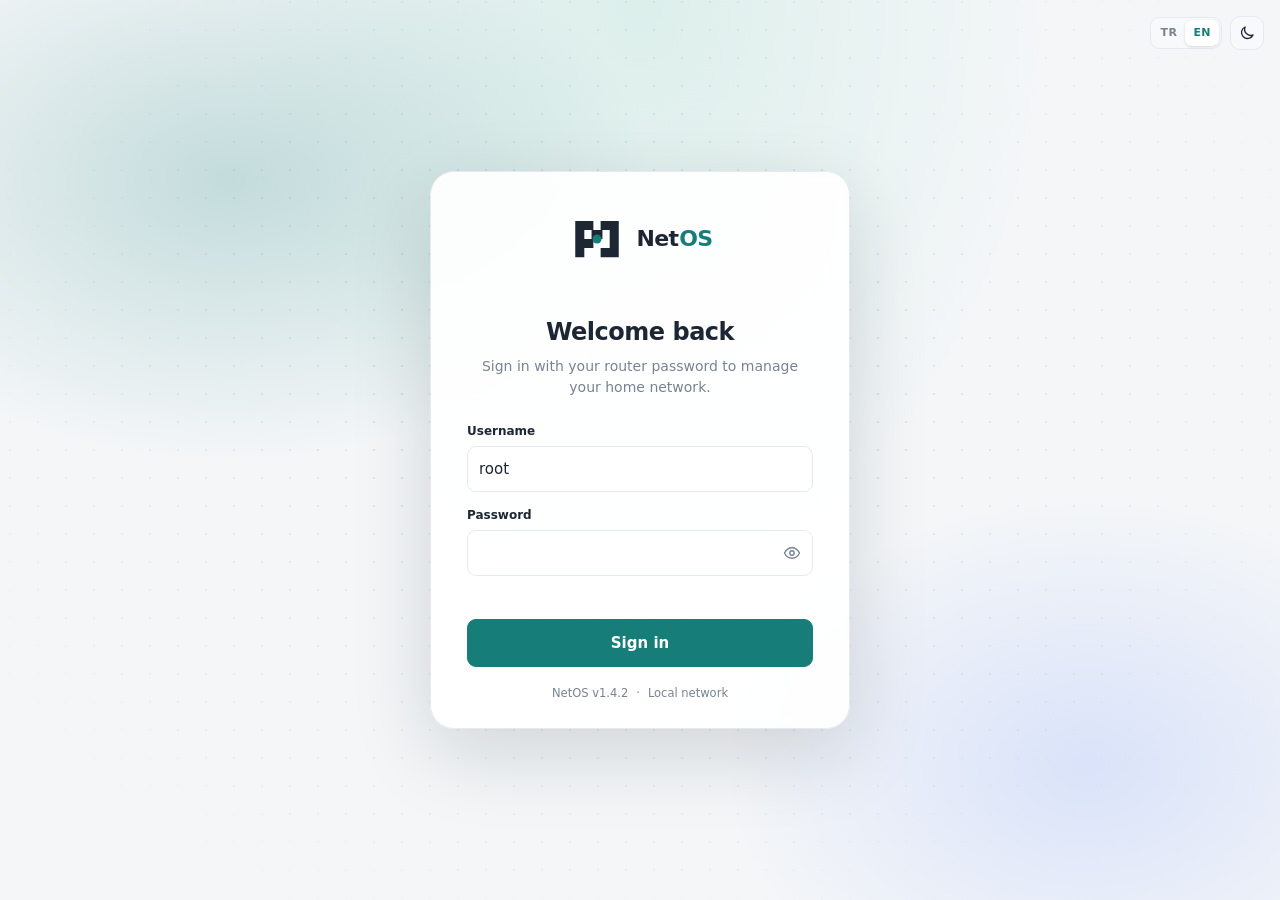
<file: router/files/www/netos/index.html>
<!doctype html>
<html lang="tr">
<head>
  <meta charset="utf-8">
  <meta name="viewport" content="width=device-width, initial-scale=1">
  <meta name="theme-color" content="#f4f6f8">
  <title>NetOS</title>
  <!-- ikonlar: tarayıcı sekmesi, iPhone/iPad ana ekranı, Android/Windows uygulama olarak yükleme -->
  <link rel="icon" href="favicon.svg" type="image/svg+xml">
  <link rel="icon" href="favicon.ico" sizes="32x32">
  <link rel="apple-touch-icon" href="apple-touch-icon.png">
  <link rel="manifest" href="manifest.json">
  <meta name="application-name" content="NetOS">
  <meta name="apple-mobile-web-app-title" content="NetOS">
  <meta name="apple-mobile-web-app-capable" content="yes">
  <meta name="mobile-web-app-capable" content="yes">
  <meta name="apple-mobile-web-app-status-bar-style" content="default">
  <meta name="msapplication-TileColor" content="#14201f">
  <meta name="msapplication-TileImage" content="icon-192.png">
  <link rel="stylesheet" href="style.css">
  <script>
    // tema sayfa çizilmeden önce uygulanır (beyaz parlama olmasın); kayıtlı seçim yoksa sistem tercihi
    (function () {
      var t;
      try { t = localStorage.getItem('np_theme'); } catch (e) {}
      if (t !== 'dark' && t !== 'light') t = window.matchMedia && matchMedia('(prefers-color-scheme: dark)').matches ? 'dark' : 'light';
      document.documentElement.dataset.theme = t;
    })();
  </script>
</head>
<body>
  <div id="app"></div>
  <script src="i18n.js"></script>
  <script src="i18n-en.js"></script>
  <script src="api.js"></script>
  <script src="app.js"></script>
</body>
</html>
</file>
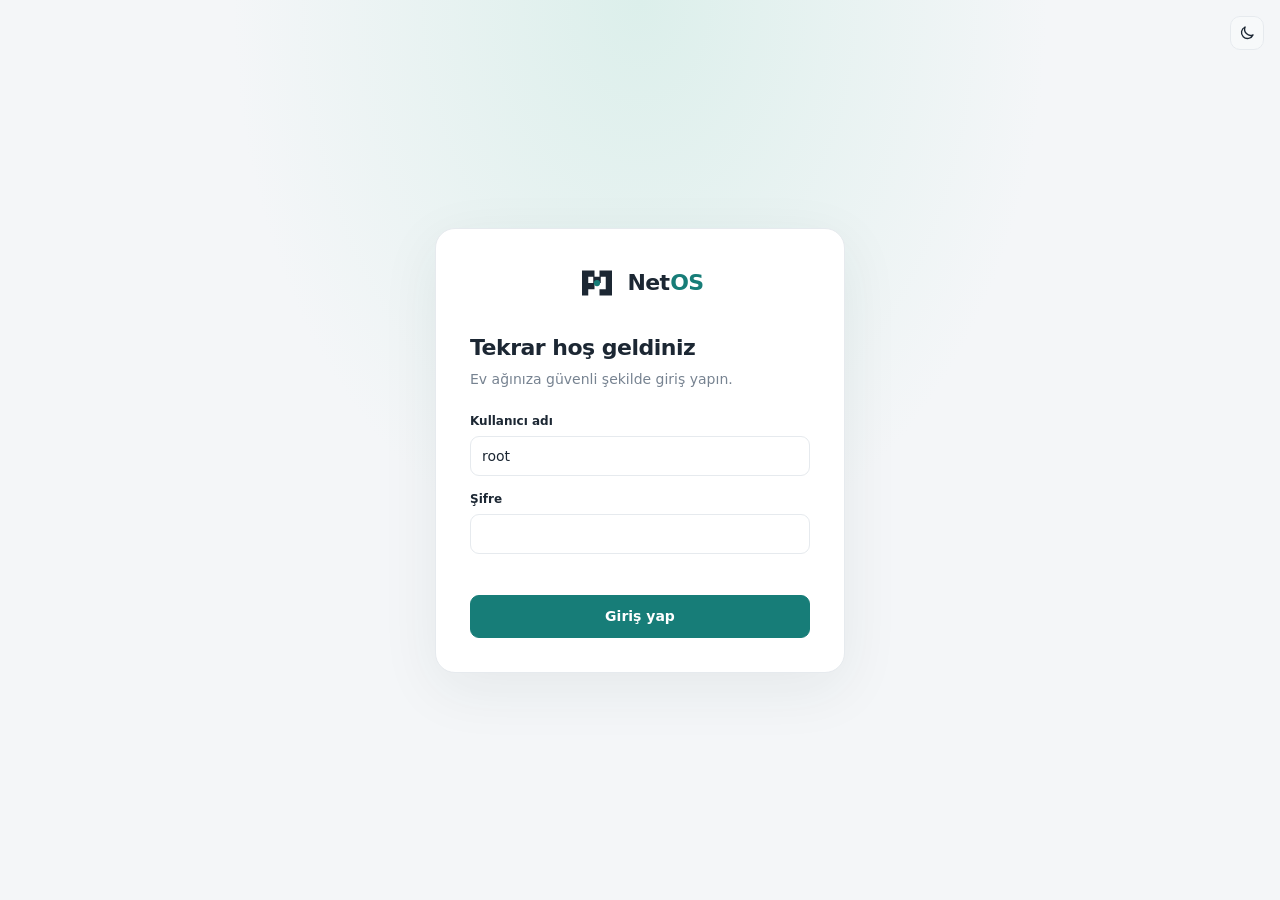
<file: router/files/www/netpanel/index.html>
<!doctype html>
<html lang="tr">
<head>
  <meta charset="utf-8">
  <meta name="viewport" content="width=device-width, initial-scale=1">
  <meta name="theme-color" content="#f4f6f8">
  <title>NetOS</title>
  <link rel="icon" href="favicon.svg" type="image/svg+xml">
  <link rel="stylesheet" href="style.css">
  <script>
    // tema sayfa çizilmeden önce uygulanır (beyaz parlama olmasın); kayıtlı seçim yoksa sistem tercihi
    (function () {
      var t;
      try { t = localStorage.getItem('np_theme'); } catch (e) {}
      if (t !== 'dark' && t !== 'light') t = window.matchMedia && matchMedia('(prefers-color-scheme: dark)').matches ? 'dark' : 'light';
      document.documentElement.dataset.theme = t;
    })();
  </script>
</head>
<body>
  <div id="app"></div>
  <script src="api.js"></script>
  <script src="app.js"></script>
</body>
</html>
</file>
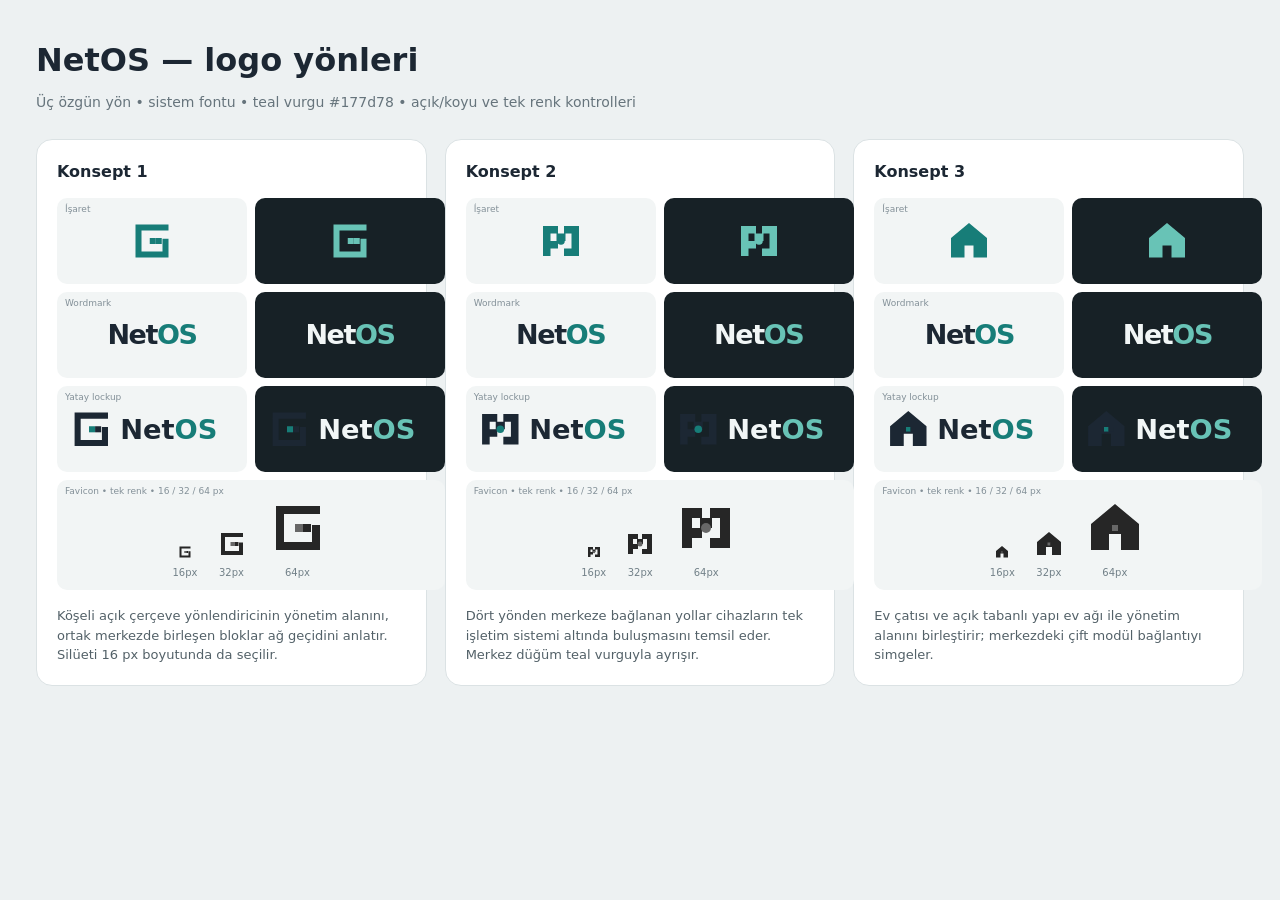
<file: docs/logo/concepts.html>
<!doctype html><html lang="tr"><meta charset="utf-8"><meta name="viewport" content="width=device-width,initial-scale=1"><title>NetOS logo konseptleri</title><style>*{box-sizing:border-box}body{margin:0;padding:36px;background:#edf1f2;color:#1c2733;font:14px/1.5 system-ui,sans-serif}.wrap{max-width:1280px;margin:auto}h1{font-size:32px;margin:0 0 8px}header p{color:#66747c;margin:0 0 26px}.grid{display:grid;grid-template-columns:repeat(3,minmax(0,1fr));gap:18px}.card{background:white;border:1px solid #dbe2e4;border-radius:16px;padding:20px}.card h2{font-size:16px;margin:0 0 14px}.samples{display:grid;grid-template-columns:1fr 1fr;gap:8px}.tile{min-height:86px;border-radius:10px;background:#f2f5f5;display:grid;place-items:center;color:#1c2733;padding:10px;position:relative}.tile.dark{background:#172126;color:#f1f6f6}.tile svg{width:48px;height:48px}.tile .lockup{width:170px;height:auto}.tile.word b{color:#177d78}.tile.dark.word b{color:#68c3b6}.tile.dark .lockup .ink{fill:#f1f6f6}.tile.dark .lockup .accent{fill:#68c3b6}.label{font-size:9px;color:#839098;position:absolute;top:5px;left:8px}.favrow{display:flex;justify-content:center;align-items:end;gap:18px;height:90px}.fav{display:grid;justify-items:center;gap:5px;color:#728088;font-size:10px}.fav svg{display:block;width:var(--z);height:var(--z);filter:grayscale(1)}.desc{margin:16px 0 0;color:#536168;font-size:13px}@media(max-width:850px){.grid{grid-template-columns:1fr}body{padding:18px}}</style><main class="wrap"><header><h1>NetOS &mdash; logo y&ouml;nleri</h1><p>&Uuml;&ccedil; &ouml;zg&uuml;n y&ouml;n &bull; sistem fontu &bull; teal vurgu #177d78 &bull; a&ccedil;&#305;k/koyu ve tek renk kontrolleri</p></header><section class="grid"><article class="card"><h2>Konsept 1</h2><div class="samples"><div class="tile"><span class="label">&Iacute;&#351;aret</span><svg viewBox="0 0 64 64" xmlns="http://www.w3.org/2000/svg" style="color:#177d78"><g fill="currentColor"><path d="M10 10h44v8H18v28h28V29h8v25H10z"/><path fill="#177d78" d="M29 28h8v8h-8z"/><path d="M37 28h8v8h-8z"/></g></svg></div><div class="tile dark"><svg viewBox="0 0 64 64" xmlns="http://www.w3.org/2000/svg" style="color:#68c3b6"><g fill="currentColor"><path d="M10 10h44v8H18v28h28V29h8v25H10z"/><path fill="#68c3b6" d="M29 28h8v8h-8z"/><path d="M37 28h8v8h-8z"/></g></svg></div><div class="tile word"><span class="label">Wordmark</span><span style="font-size:27px;font-weight:650;letter-spacing:-1.4px">Net<b>OS</b></span></div><div class="tile dark word"><span style="font-size:27px;font-weight:650;letter-spacing:-1.4px">Net<b>OS</b></span></div><div class="tile"><span class="label">Yatay lockup</span><svg class="lockup" viewBox="0 0 224 64" xmlns="http://www.w3.org/2000/svg"><g fill="#1c2733"><path d="M10 10h44v8H18v28h28V29h8v25H10z"/><path fill="#177d78" d="M29 28h8v8h-8z"/><path d="M37 28h8v8h-8z"/></g><text x="70" y="45" class="ink" fill="#1c2733" font-family="system-ui" font-size="36" font-weight="650">Net<tspan class="accent" fill="#177d78" font-weight="800">OS</tspan></text></svg></div><div class="tile dark"><svg class="lockup" viewBox="0 0 224 64" xmlns="http://www.w3.org/2000/svg"><g fill="#1c2733"><path d="M10 10h44v8H18v28h28V29h8v25H10z"/><path fill="#177d78" d="M29 28h8v8h-8z"/><path d="M37 28h8v8h-8z"/></g><text x="70" y="45" class="ink" fill="#1c2733" font-family="system-ui" font-size="36" font-weight="650">Net<tspan class="accent" fill="#177d78" font-weight="800">OS</tspan></text></svg></div><div class="tile" style="grid-column:1/-1"><span class="label">Favicon &bull; tek renk &bull; 16 / 32 / 64 px</span><div class="favrow"><span class="fav"><svg style="--z:16px" viewBox="0 0 64 64" xmlns="http://www.w3.org/2000/svg"><g fill="#1c2733"><path d="M10 10h44v8H18v28h28V29h8v25H10z"/><path fill="#177d78" d="M29 28h8v8h-8z"/><path d="M37 28h8v8h-8z"/></g></svg>16px</span><span class="fav"><svg style="--z:32px" viewBox="0 0 64 64" xmlns="http://www.w3.org/2000/svg"><g fill="#1c2733"><path d="M10 10h44v8H18v28h28V29h8v25H10z"/><path fill="#177d78" d="M29 28h8v8h-8z"/><path d="M37 28h8v8h-8z"/></g></svg>32px</span><span class="fav"><svg style="--z:64px" viewBox="0 0 64 64" xmlns="http://www.w3.org/2000/svg"><g fill="#1c2733"><path d="M10 10h44v8H18v28h28V29h8v25H10z"/><path fill="#177d78" d="M29 28h8v8h-8z"/><path d="M37 28h8v8h-8z"/></g></svg>64px</span></div></div></div><p class="desc">K&ouml;&#351;eli a&ccedil;&#305;k &ccedil;er&ccedil;eve y&ouml;nlendiricinin y&ouml;netim alan&#305;n&#305;, ortak merkezde birle&#351;en bloklar a&#287; ge&ccedil;idini anlat&#305;r. Sil&uuml;eti 16 px boyutunda da se&ccedil;ilir.</p></article><article class="card"><h2>Konsept 2</h2><div class="samples"><div class="tile"><span class="label">&Iacute;&#351;aret</span><svg viewBox="0 0 64 64" xmlns="http://www.w3.org/2000/svg" style="color:#177d78"><g fill="currentColor"><path d="M8 12h10v40H8zM46 12h10v40H46zM18 12h10v10H18zM36 42h10v10H36zM26 22h12v10H26zM18 32h10v10H18zM36 12h10v10H36z"/><circle fill="#177d78" cx="32" cy="32" r="5"/></g></svg></div><div class="tile dark"><svg viewBox="0 0 64 64" xmlns="http://www.w3.org/2000/svg" style="color:#68c3b6"><g fill="currentColor"><path d="M8 12h10v40H8zM46 12h10v40H46zM18 12h10v10H18zM36 42h10v10H36zM26 22h12v10H26zM18 32h10v10H18zM36 12h10v10H36z"/><circle fill="#68c3b6" cx="32" cy="32" r="5"/></g></svg></div><div class="tile word"><span class="label">Wordmark</span><span style="font-size:27px;font-weight:650;letter-spacing:-1.4px">Net<b>OS</b></span></div><div class="tile dark word"><span style="font-size:27px;font-weight:650;letter-spacing:-1.4px">Net<b>OS</b></span></div><div class="tile"><span class="label">Yatay lockup</span><svg class="lockup" viewBox="0 0 224 64" xmlns="http://www.w3.org/2000/svg"><g fill="#1c2733"><path d="M8 12h10v40H8zM46 12h10v40H46zM18 12h10v10H18zM36 42h10v10H36zM26 22h12v10H26zM18 32h10v10H18zM36 12h10v10H36z"/><circle fill="#177d78" cx="32" cy="32" r="5"/></g><text x="70" y="45" class="ink" fill="#1c2733" font-family="system-ui" font-size="36" font-weight="650">Net<tspan class="accent" fill="#177d78" font-weight="800">OS</tspan></text></svg></div><div class="tile dark"><svg class="lockup" viewBox="0 0 224 64" xmlns="http://www.w3.org/2000/svg"><g fill="#1c2733"><path d="M8 12h10v40H8zM46 12h10v40H46zM18 12h10v10H18zM36 42h10v10H36zM26 22h12v10H26zM18 32h10v10H18zM36 12h10v10H36z"/><circle fill="#177d78" cx="32" cy="32" r="5"/></g><text x="70" y="45" class="ink" fill="#1c2733" font-family="system-ui" font-size="36" font-weight="650">Net<tspan class="accent" fill="#177d78" font-weight="800">OS</tspan></text></svg></div><div class="tile" style="grid-column:1/-1"><span class="label">Favicon &bull; tek renk &bull; 16 / 32 / 64 px</span><div class="favrow"><span class="fav"><svg style="--z:16px" viewBox="0 0 64 64" xmlns="http://www.w3.org/2000/svg"><g fill="#1c2733"><path d="M8 12h10v40H8zM46 12h10v40H46zM18 12h10v10H18zM36 42h10v10H36zM26 22h12v10H26zM18 32h10v10H18zM36 12h10v10H36z"/><circle fill="#177d78" cx="32" cy="32" r="5"/></g></svg>16px</span><span class="fav"><svg style="--z:32px" viewBox="0 0 64 64" xmlns="http://www.w3.org/2000/svg"><g fill="#1c2733"><path d="M8 12h10v40H8zM46 12h10v40H46zM18 12h10v10H18zM36 42h10v10H36zM26 22h12v10H26zM18 32h10v10H18zM36 12h10v10H36z"/><circle fill="#177d78" cx="32" cy="32" r="5"/></g></svg>32px</span><span class="fav"><svg style="--z:64px" viewBox="0 0 64 64" xmlns="http://www.w3.org/2000/svg"><g fill="#1c2733"><path d="M8 12h10v40H8zM46 12h10v40H46zM18 12h10v10H18zM36 42h10v10H36zM26 22h12v10H26zM18 32h10v10H18zM36 12h10v10H36z"/><circle fill="#177d78" cx="32" cy="32" r="5"/></g></svg>64px</span></div></div></div><p class="desc">D&ouml;rt y&ouml;nden merkeze ba&#287;lanan yollar cihazlar&#305;n tek i&#351;letim sistemi alt&#305;nda bulu&#351;mas&#305;n&#305; temsil eder. Merkez d&uuml;&#287;&uuml;m teal vurguyla ayr&#305;&#351;&#305;r.</p></article><article class="card"><h2>Konsept 3</h2><div class="samples"><div class="tile"><span class="label">&Iacute;&#351;aret</span><svg viewBox="0 0 64 64" xmlns="http://www.w3.org/2000/svg" style="color:#177d78"><g fill="currentColor"><path d="M8 28 32 8l24 20v26H38V38H26v16H8z"/><path fill="#177d78" d="M29 29h6v6h-6z"/><path d="M35 29h6v6h-6z"/></g></svg></div><div class="tile dark"><svg viewBox="0 0 64 64" xmlns="http://www.w3.org/2000/svg" style="color:#68c3b6"><g fill="currentColor"><path d="M8 28 32 8l24 20v26H38V38H26v16H8z"/><path fill="#68c3b6" d="M29 29h6v6h-6z"/><path d="M35 29h6v6h-6z"/></g></svg></div><div class="tile word"><span class="label">Wordmark</span><span style="font-size:27px;font-weight:650;letter-spacing:-1.4px">Net<b>OS</b></span></div><div class="tile dark word"><span style="font-size:27px;font-weight:650;letter-spacing:-1.4px">Net<b>OS</b></span></div><div class="tile"><span class="label">Yatay lockup</span><svg class="lockup" viewBox="0 0 224 64" xmlns="http://www.w3.org/2000/svg"><g fill="#1c2733"><path d="M8 28 32 8l24 20v26H38V38H26v16H8z"/><path fill="#177d78" d="M29 29h6v6h-6z"/><path d="M35 29h6v6h-6z"/></g><text x="70" y="45" class="ink" fill="#1c2733" font-family="system-ui" font-size="36" font-weight="650">Net<tspan class="accent" fill="#177d78" font-weight="800">OS</tspan></text></svg></div><div class="tile dark"><svg class="lockup" viewBox="0 0 224 64" xmlns="http://www.w3.org/2000/svg"><g fill="#1c2733"><path d="M8 28 32 8l24 20v26H38V38H26v16H8z"/><path fill="#177d78" d="M29 29h6v6h-6z"/><path d="M35 29h6v6h-6z"/></g><text x="70" y="45" class="ink" fill="#1c2733" font-family="system-ui" font-size="36" font-weight="650">Net<tspan class="accent" fill="#177d78" font-weight="800">OS</tspan></text></svg></div><div class="tile" style="grid-column:1/-1"><span class="label">Favicon &bull; tek renk &bull; 16 / 32 / 64 px</span><div class="favrow"><span class="fav"><svg style="--z:16px" viewBox="0 0 64 64" xmlns="http://www.w3.org/2000/svg"><g fill="#1c2733"><path d="M8 28 32 8l24 20v26H38V38H26v16H8z"/><path fill="#177d78" d="M29 29h6v6h-6z"/><path d="M35 29h6v6h-6z"/></g></svg>16px</span><span class="fav"><svg style="--z:32px" viewBox="0 0 64 64" xmlns="http://www.w3.org/2000/svg"><g fill="#1c2733"><path d="M8 28 32 8l24 20v26H38V38H26v16H8z"/><path fill="#177d78" d="M29 29h6v6h-6z"/><path d="M35 29h6v6h-6z"/></g></svg>32px</span><span class="fav"><svg style="--z:64px" viewBox="0 0 64 64" xmlns="http://www.w3.org/2000/svg"><g fill="#1c2733"><path d="M8 28 32 8l24 20v26H38V38H26v16H8z"/><path fill="#177d78" d="M29 29h6v6h-6z"/><path d="M35 29h6v6h-6z"/></g></svg>64px</span></div></div></div><p class="desc">Ev &ccedil;at&#305;s&#305; ve a&ccedil;&#305;k tabanl&#305; yap&#305; ev a&#287;&#305; ile y&ouml;netim alan&#305;n&#305; birle&#351;tirir; merkezdeki &ccedil;ift mod&uuml;l ba&#287;lant&#305;y&#305; simgeler.</p></article></section></main></html>
</file>
<file: router/files/www/netos/style.css>
:root {
  color-scheme: light;
  --brand: #177d78;
  --bg: #f4f6f8;
  --surface: #fff;
  --surface-2: #f7f9fa;
  --text: #1c2733;
  --muted: #778391;
  --line: #e6eaee;
  --accent: var(--brand);
  --accent-soft: #e5f4f2;
  --green: #24845c;
  --green-bg: #e7f5ed;
  --amber: #a96a12;
  --amber-bg: #fff4dc;
  --red: #c44848;
  --red-bg: #ffeded;
  --shadow: 0 2px 8px #1c27330a, 0 12px 30px #1c273306;
  --radius: 16px;
  font-family:
    system-ui,
    -apple-system,
    'Segoe UI',
    Roboto,
    sans-serif;
  font-synthesis: none;
  text-rendering: optimizeLegibility;
}
* {
  box-sizing: border-box;
}
body {
  margin: 0;
  background: var(--bg);
  color: var(--text);
  font-size: 14px;
  line-height: 1.5;
}
button,
input {
  font: inherit;
}
button {
  color: inherit;
}
a {
  color: var(--accent);
  text-decoration: none;
}
button:focus-visible,
a:focus-visible,
input:focus-visible {
  outline: 3px solid #48aaa4;
  outline-offset: 2px;
}
.num {
  font-variant-numeric: tabular-nums;
}
.shell {
  min-height: 100vh;
}
.sidebar {
  position: fixed;
  inset: 0 auto 0 0;
  width: 224px;
  padding: 25px 15px;
  background: var(--surface);
  border-right: 1px solid var(--line);
  display: flex;
  flex-direction: column;
  z-index: 5;
}
.brand {
  display: flex;
  align-items: center;
  gap: 11px;
  padding: 0 10px 29px;
}
.brand-mark {
  width: 34px;
  height: 34px;
  display: block;
}
.brand-name {
  font-size: 19px;
  font-weight: 650;
  letter-spacing: -0.7px;
  color: var(--text);
}
.brand-name b {
  font-weight: 800;
  color: var(--accent);
  margin-left: 1px;
}
.mobile-brand {
  display: none;
  align-items: center;
  gap: 7px;
}
.mobile-brand .brand-mark {
  width: 27px;
  height: 27px;
}
.mobile-brand .brand-name {
  font-size: 17px;
}
.nav {
  display: grid;
  gap: 5px;
}
.nav a {
  display: flex;
  align-items: center;
  gap: 13px;
  padding: 11px 12px;
  border-radius: 10px;
  color: var(--muted);
  font-weight: 600;
}
.nav a.active,
.nav a:hover {
  background: var(--accent-soft);
  color: var(--accent);
}
.nav svg {
  width: 19px;
  height: 19px;
}
.sidebar-foot {
  margin-top: auto;
  padding: 14px 10px;
  color: var(--muted);
  font-size: 12px;
}
.main {
  margin-left: 224px;
  min-height: 100vh;
}
.topbar {
  height: 68px;
  padding: 0 38px;
  display: flex;
  align-items: center;
  justify-content: flex-end;
  border-bottom: 1px solid var(--line);
  background: var(--surface);
}
.top-status {
  display: flex;
  align-items: center;
  gap: 10px;
  color: var(--muted);
  font-size: 12px;
}
.pill {
  display: inline-flex;
  align-items: center;
  gap: 6px;
  padding: 5px 9px;
  border-radius: 999px;
  background: var(--surface-2);
  color: var(--muted);
  font-size: 11px;
  font-weight: 650;
}
.pill.demo {
  color: #805817;
  background: var(--amber-bg);
}
.dot {
  width: 8px;
  height: 8px;
  border-radius: 100%;
  background: var(--green);
  display: inline-block;
}
.dot.off {
  background: #a7b0b9;
}
.dot.bad {
  background: var(--red);
}
.content {
  max-width: 1240px;
  padding: 34px 38px 60px;
  margin: 0 auto;
}
.page-head {
  display: flex;
  align-items: flex-end;
  justify-content: space-between;
  margin-bottom: 25px;
  gap: 18px;
}
.eyebrow {
  font-size: 11px;
  letter-spacing: 0.11em;
  text-transform: uppercase;
  color: var(--muted);
  font-weight: 750;
}
.page-head h1 {
  margin: 4px 0 2px;
  font-size: 27px;
  letter-spacing: -0.8px;
  line-height: 1.2;
}
.subtitle {
  margin: 0;
  color: var(--muted);
}
.grid {
  display: grid;
  grid-template-columns: repeat(12, minmax(0, 1fr));
  gap: 17px;
}
.card {
  background: var(--surface);
  border: 1px solid var(--line);
  border-radius: var(--radius);
  box-shadow: var(--shadow);
  padding: 21px;
  min-width: 0;
}
.span-12 {
  grid-column: span 12;
}
.span-8 {
  grid-column: span 8;
}
.span-7 {
  grid-column: span 7;
}
.span-6 {
  grid-column: span 6;
}
.span-5 {
  grid-column: span 5;
}
.span-4 {
  grid-column: span 4;
}
.card-head {
  display: flex;
  align-items: center;
  justify-content: space-between;
  gap: 10px;
  margin-bottom: 17px;
}
.card-title {
  font-size: 14px;
  font-weight: 720;
  margin: 0;
  display: flex;
  align-items: center;
  gap: 9px;
}
.card-icon {
  width: 31px;
  height: 31px;
  border-radius: 10px;
  background: var(--surface-2);
  display: grid;
  place-items: center;
  color: var(--accent);
}
.card-icon svg {
  width: 17px;
  height: 17px;
}
.wan-state {
  display: flex;
  align-items: center;
  gap: 11px;
}
.state-orb {
  width: 43px;
  height: 43px;
  display: grid;
  place-items: center;
  border-radius: 14px;
  color: var(--green);
  background: var(--green-bg);
}
.state-orb.down {
  color: var(--red);
  background: var(--red-bg);
}
.state-label {
  font-size: 20px;
  font-weight: 750;
  letter-spacing: -0.45px;
}
.wan-meta {
  display: flex;
  gap: 28px;
  flex-wrap: wrap;
  margin: 21px 0 20px;
}
.meta-item small,
.metric-label {
  display: block;
  color: var(--muted);
  font-size: 11px;
  margin-bottom: 3px;
}
.meta-item strong {
  font-size: 13px;
  font-weight: 620;
}
.traffic-row {
  border-top: 1px solid var(--line);
  padding-top: 16px;
  display: grid;
  grid-template-columns: 1fr 1fr 1.45fr;
  align-items: center;
  gap: 16px;
}
.traffic-value {
  font-size: 21px;
  font-weight: 740;
  letter-spacing: -0.5px;
}
.traffic-value small {
  font-size: 11px;
  color: var(--muted);
  font-weight: 550;
}
.traffic-value.down {
  color: #25887d;
}
.traffic-value.up {
  color: #6883bf;
}
.chart {
  width: 100%;
  height: 54px;
  overflow: visible;
}
.wifi-list {
  display: grid;
  gap: 10px;
}
.wifi-row {
  display: flex;
  align-items: center;
  gap: 13px;
  padding: 13px;
  border: 1px solid var(--line);
  border-radius: 12px;
  cursor: pointer;
  transition:
    border-color 0.16s,
    background 0.16s;
}
.wifi-row:hover {
  border-color: #a8cfcb;
  background: var(--surface-2);
}
.wifi-glyph {
  width: 38px;
  height: 38px;
  flex: 0 0 38px;
  display: grid;
  place-items: center;
  background: var(--accent-soft);
  color: var(--accent);
  border-radius: 11px;
}
.wifi-glyph.off {
  background: var(--surface-2);
  color: var(--muted);
}
.wifi-glyph svg {
  width: 20px;
}
.wifi-info {
  min-width: 0;
  flex: 1;
}
.wifi-name {
  font-weight: 680;
  overflow: hidden;
  text-overflow: ellipsis;
  white-space: nowrap;
}
.wifi-sub {
  color: var(--muted);
  font-size: 12px;
}
.wifi-right {
  display: flex;
  align-items: center;
  gap: 13px;
}
.switch {
  appearance: none;
  width: 39px;
  height: 23px;
  border-radius: 99px;
  background: #c6cdd3;
  position: relative;
  cursor: pointer;
  transition: background 0.18s;
  flex: 0 0 auto;
}
.switch:checked {
  background: var(--accent);
}
.switch:before {
  content: '';
  position: absolute;
  width: 17px;
  height: 17px;
  left: 3px;
  top: 3px;
  background: white;
  border-radius: 50%;
  transition: transform 0.18s;
  box-shadow: 0 1px 3px #0002;
}
.switch:checked:before {
  transform: translateX(16px);
}
.switch.red:checked {
  background: var(--red);
}
.segment-list {
  display: grid;
  gap: 0;
}
.segment {
  display: flex;
  align-items: center;
  justify-content: space-between;
  padding: 13px 0;
  border-bottom: 1px solid var(--line);
}
.segment:last-child {
  border-bottom: 0;
}
.segment-label {
  font-weight: 650;
}
.segment-ip {
  font-size: 12px;
  color: var(--muted);
}
.segment-count {
  font-size: 12px;
  color: var(--muted);
  text-align: right;
}
.device-topline {
  display: flex;
  align-items: baseline;
  gap: 6px;
  margin: -2px 0 15px;
}
.device-topline strong {
  font-size: 26px;
  letter-spacing: -0.7px;
}
.device-topline span {
  color: var(--muted);
}
.traffic-devices {
  display: grid;
  gap: 11px;
}
.traffic-device {
  display: grid;
  grid-template-columns: minmax(0, 1fr) auto;
  gap: 2px 12px;
  align-items: center;
}
.traffic-device-name {
  overflow: hidden;
  text-overflow: ellipsis;
  white-space: nowrap;
  font-weight: 630;
}
.traffic-device-speed {
  font-size: 11px;
  color: var(--muted);
  white-space: nowrap;
}
.mini-track {
  height: 4px;
  border-radius: 4px;
  background: var(--surface-2);
  grid-column: 1/-1;
  overflow: hidden;
}
.mini-track i {
  display: block;
  height: 100%;
  background: #70b8ac;
  border-radius: 4px;
}
.system-stats {
  display: grid;
  grid-template-columns: 1fr 1fr;
  gap: 19px;
}
.system-stats strong {
  font-size: 14px;
}
.progress {
  height: 6px;
  background: var(--surface-2);
  border-radius: 99px;
  margin-top: 8px;
  overflow: hidden;
}
.progress i {
  display: block;
  height: 100%;
  border-radius: 99px;
  background: var(--accent);
}
.alert {
  display: flex;
  align-items: center;
  gap: 11px;
  padding: 12px 15px;
  border: 1px solid #f0dbad;
  background: var(--amber-bg);
  color: #805817;
  border-radius: 12px;
  margin-bottom: 18px;
}
.alert button {
  margin-left: auto;
  border: 0;
  background: none;
  color: inherit;
  font-size: 20px;
  cursor: pointer;
}
.btn {
  border: 1px solid var(--line);
  border-radius: 9px;
  background: var(--surface);
  padding: 9px 13px;
  font-weight: 650;
  cursor: pointer;
  transition:
    background 0.15s,
    border-color 0.15s;
}
.btn:hover {
  background: var(--surface-2);
  border-color: #c9d1d8;
}
.btn.primary {
  background: var(--accent);
  border-color: var(--accent);
  color: white;
}
.btn.primary:hover {
  filter: brightness(0.94);
}
.btn.danger {
  color: var(--red);
  border-color: #f0cdcd;
}
.btn.small {
  padding: 6px 10px;
  font-size: 12px;
}
.section-title {
  font-weight: 720;
  margin: 0 0 14px;
}
.tabs {
  display: flex;
  gap: 4px;
  background: var(--surface-2);
  padding: 4px;
  border-radius: 10px;
}
.tabs button {
  border: 0;
  background: transparent;
  border-radius: 7px;
  padding: 7px 11px;
  color: var(--muted);
  font-size: 12px;
  font-weight: 650;
  cursor: pointer;
}
.tabs button.active {
  background: var(--surface);
  color: var(--text);
  box-shadow: 0 1px 4px #17202a14;
}
.filters {
  display: flex;
  gap: 10px;
  align-items: center;
  flex-wrap: wrap;
  margin-bottom: 16px;
}
.search {
  height: 37px;
  border: 1px solid var(--line);
  border-radius: 9px;
  background: var(--surface);
  padding: 0 12px;
  min-width: 190px;
  color: var(--text);
}
select,
input.field {
  width: 100%;
  height: 40px;
  border: 1px solid var(--line);
  border-radius: 9px;
  background: var(--surface);
  padding: 0 11px;
  color: var(--text);
}
.table-wrap {
  overflow: auto;
}
.device-table {
  width: 100%;
  border-collapse: collapse;
  text-align: left;
}
.device-table th {
  font-size: 10px;
  text-transform: uppercase;
  letter-spacing: 0.08em;
  color: var(--muted);
  font-weight: 700;
  padding: 10px;
  border-bottom: 1px solid var(--line);
}
.device-table td {
  padding: 12px 10px;
  border-bottom: 1px solid var(--line);
  font-size: 12px;
}
.device-table tr:last-child td {
  border-bottom: 0;
}
.device-table tbody tr {
  cursor: pointer;
}
.device-table tbody tr:hover {
  background: var(--surface-2);
}
.client-name {
  font-size: 13px;
  font-weight: 680;
}
.client-host {
  font-size: 11px;
  color: var(--muted);
}
.mac {
  font-variant-numeric: tabular-nums;
  color: var(--muted);
  font-size: 11px;
}
.status-cell {
  display: flex;
  align-items: center;
  gap: 7px;
  white-space: nowrap;
}
.conn-icon {
  display: flex;
  align-items: flex-end;
  gap: 2px;
  height: 15px;
}
.conn-icon i {
  display: block;
  width: 3px;
  border-radius: 2px;
  background: #c3cbd2;
}
.conn-icon i:nth-child(1) {
  height: 5px;
}
.conn-icon i:nth-child(2) {
  height: 8px;
}
.conn-icon i:nth-child(3) {
  height: 11px;
}
.conn-icon i:nth-child(4) {
  height: 14px;
}
.conn-icon i.on {
  background: var(--accent);
}
.badge {
  display: inline-flex;
  white-space: nowrap;
  padding: 3px 7px;
  border-radius: 6px;
  background: var(--surface-2);
  color: var(--muted);
  font-size: 10px;
  font-weight: 650;
}
.badge.ok {
  background: var(--green-bg);
  color: var(--green);
}
.badge.warn {
  background: var(--amber-bg);
  color: var(--amber);
}
.badge.err {
  background: var(--red-bg);
  color: var(--red);
}
.mobile-devices {
  display: none;
}
.device-card {
  border: 1px solid var(--line);
  border-radius: 12px;
  padding: 13px;
  margin-bottom: 9px;
  cursor: pointer;
}
.device-card-head {
  display: flex;
  justify-content: space-between;
  gap: 10px;
}
.device-card-meta {
  display: flex;
  flex-wrap: wrap;
  gap: 6px;
  margin-top: 10px;
}
.page-wifi {
  display: grid;
  grid-template-columns: repeat(2, minmax(0, 1fr));
  gap: 15px;
}
.wifi-detail {
  padding: 19px;
}
.wifi-detail-head {
  display: flex;
  align-items: center;
  gap: 12px;
  margin-bottom: 18px;
}
.wifi-detail-head h3 {
  margin: 0;
}
.wifi-detail-head p {
  margin: 2px 0 0;
  color: var(--muted);
  font-size: 12px;
}
.field-wrap {
  display: grid;
  gap: 6px;
  margin-bottom: 14px;
}
.field-wrap label {
  font-size: 12px;
  font-weight: 650;
}
.field-hint {
  font-size: 11px;
  color: var(--muted);
}
.form-error {
  color: var(--red);
  font-size: 12px;
  min-height: 18px;
  margin: 5px 0;
}
.drawer-backdrop {
  position: fixed;
  inset: 0;
  background: #18222e55;
  z-index: 20;
  opacity: 0;
  visibility: hidden;
  transition:
    opacity 0.2s,
    visibility 0.2s;
}
.drawer-backdrop.open {
  opacity: 1;
  visibility: visible;
}
.drawer {
  position: fixed;
  z-index: 21;
  right: 0;
  top: 0;
  height: 100dvh;
  width: min(500px, 100vw);
  background: var(--surface);
  box-shadow: -10px 0 40px #17202a1a;
  transform: translateX(102%);
  transition: transform 0.2s ease;
  display: flex;
  flex-direction: column;
}
.drawer.open {
  transform: translateX(0);
}
.drawer-head {
  padding: 22px 24px 17px;
  border-bottom: 1px solid var(--line);
  display: flex;
  justify-content: space-between;
  align-items: flex-start;
}
.drawer-head h2 {
  margin: 2px 0 2px;
  font-size: 20px;
  letter-spacing: -0.4px;
}
.drawer-head p {
  margin: 0;
  color: var(--muted);
  font-size: 12px;
}
.icon-btn {
  width: 34px;
  height: 34px;
  border: 0;
  background: var(--surface-2);
  border-radius: 9px;
  cursor: pointer;
  font-size: 18px;
}
.drawer-body {
  padding: 20px 24px;
  overflow: auto;
  flex: 1;
}
.drawer-section {
  padding: 17px 0;
  border-bottom: 1px solid var(--line);
}
.drawer-section:first-child {
  padding-top: 0;
}
.drawer-section:last-child {
  border: 0;
}
.drawer-section h3 {
  margin: 0 0 13px;
  font-size: 13px;
}
.info-grid {
  display: grid;
  grid-template-columns: 1fr 1fr;
  gap: 12px;
}
.info-grid small {
  display: block;
  color: var(--muted);
  font-size: 11px;
}
.info-grid strong {
  font-size: 12px;
  overflow-wrap: anywhere;
}
.toggle-line {
  display: flex;
  justify-content: space-between;
  align-items: center;
  gap: 12px;
}
.toggle-line strong {
  font-size: 13px;
}
.toggle-line p {
  margin: 2px 0;
  color: var(--muted);
  font-size: 11px;
}
.limit-chips {
  display: flex;
  gap: 6px;
  margin: 7px 0 10px;
}
.chip {
  border: 1px solid var(--line);
  background: var(--surface);
  border-radius: 99px;
  padding: 4px 9px;
  font-size: 11px;
  cursor: pointer;
}
.chip:hover {
  border-color: var(--accent);
  color: var(--accent);
}
.drawer-foot {
  padding: 15px 24px;
  border-top: 1px solid var(--line);
  display: flex;
  align-items: center;
  justify-content: space-between;
  gap: 10px;
}
.drawer-actions {
  display: flex;
  gap: 8px;
}
.toast {
  position: fixed;
  z-index: 40;
  bottom: 24px;
  left: 50%;
  transform: translate(-50%, 20px);
  opacity: 0;
  transition: 0.2s;
  background: #23323b;
  color: #fff;
  padding: 11px 16px;
  border-radius: 10px;
  box-shadow: var(--shadow);
  pointer-events: none;
}
.toast.show {
  opacity: 1;
  transform: translate(-50%, 0);
}
.login-screen {
  min-height: 100vh;
  display: grid;
  place-items: center;
  padding: 20px;
  background: radial-gradient(ellipse at 50% 0%, #dcefeb 0, transparent 45%), var(--bg);
}
.login-card {
  width: min(410px, 100%);
  padding: 34px;
  background: var(--surface);
  border: 1px solid var(--line);
  border-radius: 20px;
  box-shadow: 0 16px 60px #19333a12;
}
.login-card .brand {
  justify-content: center;
  padding: 0 0 28px;
}
.login-card .brand-mark {
  width: 40px;
  height: 40px;
}
.login-card .brand-name {
  font-size: 22px;
}
.login-card h1 {
  font-size: 22px;
  letter-spacing: -0.5px;
  margin: 0 0 5px;
}
.login-card > p {
  margin: 0 0 22px;
  color: var(--muted);
}
.login-card .btn {
  width: 100%;
  margin-top: 6px;
  height: 43px;
}
.login-error {
  color: var(--red);
  font-size: 12px;
  min-height: 21px;
  margin: 8px 0 0;
}
.bottom-nav {
  display: none;
}
.reboot-screen {
  min-height: calc(100vh - 68px);
  display: grid;
  place-items: center;
  text-align: center;
}
.reboot-screen h1 {
  margin: 0;
}
.empty {
  padding: 32px;
  text-align: center;
  color: var(--muted);
}
/* Koyu tema: <html data-theme="dark"> (index.html sistem tercihine göre ilk değeri verir, üstteki düğme değiştirir) */
:root[data-theme='dark'] {
  color-scheme: dark;
  --bg: #11171b;
  --surface: #192126;
  --surface-2: #202b31;
  --text: #e8eef1;
  --muted: #9aa8b0;
  --line: #2a373e;
  --brand: #68c3b6;
  --accent: var(--brand);
  --accent-soft: #203a38;
  --green: #6ed09b;
  --green-bg: #20372c;
  --amber: #e9bb69;
  --amber-bg: #382f20;
  --red: #f17e7e;
  --red-bg: #3b2628;
  --shadow: 0 2px 8px #0002, 0 12px 30px #0001;
}
[data-theme='dark'] .login-screen {
  background: radial-gradient(ellipse at 50% 0%, #1d3a39 0, transparent 45%), var(--bg);
}
[data-theme='dark'] .pill.demo {
  color: var(--amber);
}
[data-theme='dark'] .alert {
  border-color: #55462a;
  color: var(--amber);
}
[data-theme='dark'] .icon-btn {
  color: var(--text);
}
[data-theme='dark'] .drawer-backdrop {
  background: #0009;
}
[data-theme='dark'] .toast {
  background: #e7eff1;
  color: #18242a;
}
@media (max-width: 1050px) {
  .sidebar {
    width: 190px;
  }
  .main {
    margin-left: 190px;
  }
  .content {
    padding: 28px 25px 45px;
  }
  .topbar {
    padding: 0 25px;
  }
  .span-8,
  .span-7 {
    grid-column: span 12;
  }
  .span-5,
  .span-4 {
    grid-column: span 6;
  }
}
@media (max-width: 767px) {
  .sidebar {
    display: none;
  }
  .mobile-brand {
    display: flex;
    margin-right: auto;
  }
  .main {
    margin: 0;
    padding-bottom: 73px;
  }
  .topbar {
    height: 55px;
    padding: 0 16px;
  }
  .content {
    padding: 24px 16px 30px;
  }
  .page-head {
    margin-bottom: 19px;
  }
  .page-head h1 {
    font-size: 24px;
  }
  .grid {
    gap: 12px;
  }
  .card {
    padding: 17px;
    border-radius: 14px;
  }
  .span-12,
  .span-8,
  .span-7,
  .span-6,
  .span-5,
  .span-4 {
    grid-column: span 12;
  }
  .wan-meta {
    gap: 15px 22px;
    margin: 17px 0;
  }
  .traffic-row {
    grid-template-columns: 1fr 1fr;
    gap: 12px;
  }
  .chart {
    grid-column: 1/-1;
    height: 48px;
  }
  .wifi-right .pill {
    display: none;
  }
  .page-wifi {
    grid-template-columns: 1fr;
  }
  .filters {
    align-items: stretch;
  }
  .filters .tabs {
    width: 100%;
    overflow: auto;
  }
  .tabs button {
    flex: 1;
    white-space: nowrap;
  }
  .search {
    flex: 1;
    min-width: 0;
  }
  .table-wrap {
    display: none;
  }
  .mobile-devices {
    display: block;
  }
  .bottom-nav {
    position: fixed;
    display: grid;
    grid-template-columns: repeat(5, minmax(0, 1fr));
    inset: auto 0 0;
    height: calc(58px + env(safe-area-inset-bottom));
    background: var(--surface);
    border-top: 1px solid var(--line);
    z-index: 8;
    padding-bottom: env(safe-area-inset-bottom);
  }
  .bottom-nav a {
    display: grid;
    place-content: center;
    justify-items: center;
    gap: 2px;
    color: var(--muted);
    font-weight: 650;
    gap: 4px;
  }
  .bottom-nav a span {
    font-size: 10px;
    line-height: 1;
    white-space: nowrap;
  }
  .main { padding-bottom: 78px; }
  .content { padding-bottom: calc(78px + env(safe-area-inset-bottom)); }
  .bottom-nav a.active {
    color: var(--accent);
  }
  .bottom-nav svg {
    width: 20px;
    height: 20px;
  }
  .system-stats {
    gap: 14px;
  }
  .drawer {
    width: 100vw;
  }
  .drawer-head {
    padding: 18px 18px 14px;
  }
  .drawer-body {
    padding: 17px 18px;
  }
  .drawer-foot {
    padding: 12px 18px;
  }
  .device-topline strong {
    font-size: 23px;
  }
}
@media (prefers-reduced-motion: reduce) {
  *,
  *::before,
  *::after {
    scroll-behavior: auto !important;
    transition: none !important;
    animation: none !important;
  }
}

/* Huawei Wi-Fi controls */
.wifi-group {
  display: grid;
  gap: 9px;
}
.wifi-group-title {
  font-size: 10px;
  letter-spacing: 0.08em;
  text-transform: uppercase;
  color: var(--muted);
  font-weight: 750;
  padding: 4px 2px;
}
.huawei-source {
  font-size: 11px;
  color: var(--muted);
  padding: 2px 3px 0;
}
.huawei-error {
  padding: 13px;
  border: 1px solid #efcaca;
  background: var(--red-bg);
  border-radius: 11px;
  color: var(--red);
  font-size: 12px;
}
.switch-wrap {
  position: relative;
  display: inline-flex;
  align-items: center;
}
.switch:disabled {
  opacity: 0.55;
  cursor: wait;
}
.switch-spinner {
  display: inline-block;
  width: 13px;
  height: 13px;
  border: 2px solid var(--line);
  border-top-color: var(--accent);
  border-radius: 50%;
  animation: hwspin 0.7s linear infinite;
  margin-left: 6px;
  vertical-align: middle;
}
@keyframes hwspin {
  to {
    transform: rotate(360deg);
  }
}
.huawei-detail {
  grid-column: 1/-1;
}
.huawei-large .wifi-row {
  padding: 18px;
}
.huawei-large .wifi-name {
  font-size: 16px;
}
.huawei-large .huawei-source {
  padding: 7px 3px;
}
.huawei-detail > .field-hint {
  margin: 15px 0 0;
}
.huawei-fields {
  margin: 18px 0 8px;
}
.huawei-config-toggle {
  padding: 4px 0 14px;
  border-bottom: 1px solid var(--line);
}
.huawei-status {
  font-size: 12px;
  font-weight: 700;
  margin: 12px 0;
}
.huawei-status.ok {
  color: var(--green);
}
.huawei-status.error {
  color: var(--red);
}
.huawei-status.muted {
  color: var(--muted);
}
#huawei-form > .btn {
  margin-top: 8px;
}
@media (max-width: 767px) {
  .huawei-fields {
    grid-template-columns: 1fr;
  }
  .wifi-right {
    gap: 7px;
  }
  .huawei-large .wifi-row {
    padding: 14px;
  }
  .huawei-source {
    overflow-wrap: anywhere;
  }
}
/* Multi-WAN, resource and device detail additions */
.wan-list {
  display: grid;
  gap: 10px;
}
.wan-item {
  border: 1px solid var(--line);
  border-radius: 12px;
  padding: 12px;
  min-width: 0;
}
.wan-item-head {
  display: flex;
  align-items: center;
  gap: 7px;
  flex-wrap: wrap;
}
.wan-item-head > strong {
  font-size: 14px;
}
.wan-status {
  margin-left: auto;
  display: inline-flex;
  align-items: center;
  gap: 6px;
  font-size: 11px;
  color: var(--muted);
}
.wan-item .wan-meta {
  gap: 12px 20px;
  margin: 12px 0 3px;
}
.track-info {
  font-size: 11px;
  color: var(--muted);
  margin-top: 7px;
}
.resource-grid {
  display: grid;
  grid-template-columns: repeat(3, minmax(0, 1fr));
  gap: 18px;
}
.resource {
  min-width: 0;
}
.resource-head {
  display: flex;
  justify-content: space-between;
  align-items: center;
}
.resource small {
  display: block;
  color: var(--muted);
  margin-top: 7px;
  font-size: 11px;
  overflow-wrap: anywhere;
}
.progress i.warn {
  background: var(--amber);
}
.progress i.danger {
  background: var(--red);
}
.resource-head b.warn {
  color: var(--amber);
}
.resource-head b.danger {
  color: var(--red);
}
.conn-badge {
  display: inline-flex;
  align-items: center;
  gap: 4px;
  white-space: nowrap;
  font-size: 11px;
  color: var(--muted);
}
.conn-badge svg {
  width: 15px;
  height: 15px;
}
.device-name-cell {
  display: flex;
  align-items: center;
  gap: 9px;
  min-width: 160px;
}
.type-icon {
  width: 34px;
  height: 34px;
  border-radius: 11px;
  background: var(--accent-soft);
  color: var(--accent);
  display: inline-grid;
  place-items: center;
  flex: 0 0 auto;
}
.type-icon svg {
  width: 19px;
  height: 19px;
}
.type-icon.tiny {
  width: 22px;
  height: 22px;
  vertical-align: middle;
  margin-right: 6px;
}
.type-icon.tiny svg {
  width: 14px;
  height: 14px;
}
.type-icon.large {
  width: 48px;
  height: 48px;
}
.type-icon.large svg {
  width: 27px;
  height: 27px;
}
.traffic-device-name {
  display: flex;
  align-items: center;
}
.web-shortcut {
  display: inline-grid;
  place-items: center;
  width: 24px;
  height: 24px;
  border-radius: 7px;
  background: var(--surface-2);
  font-weight: 700;
}
.device-card-head .status-cell {
  min-width: 0;
}
.type-current {
  display: flex;
  align-items: center;
  gap: 11px;
  margin-bottom: 13px;
}
.type-current h3 {
  margin: 0;
}
.type-grid {
  display: grid;
  grid-template-columns: repeat(4, minmax(0, 1fr));
  gap: 7px;
}
.type-option {
  position: relative;
  cursor: pointer;
}
.type-option input {
  position: absolute;
  opacity: 0;
}
.type-option span {
  min-height: 66px;
  border: 1px solid var(--line);
  border-radius: 10px;
  display: flex;
  flex-direction: column;
  align-items: center;
  justify-content: center;
  gap: 4px;
  color: var(--muted);
}
.type-option svg {
  width: 21px;
  height: 21px;
}
.type-option small {
  font-size: 10px;
  text-align: center;
}
.type-option input:checked + span {
  border-color: var(--accent);
  background: var(--accent-soft);
  color: var(--accent);
}
.type-option input:focus-visible + span {
  outline: 3px solid #48aaa4;
}
.web-links {
  display: flex;
  align-items: center;
  gap: 7px;
  flex-wrap: wrap;
  margin-top: 14px;
}
.web-links strong {
  width: 100%;
  font-size: 12px;
}
.pending-ip {
  align-items: flex-start;
  font-size: 12px;
  margin: 10px 0;
}
.password-strength {
  font-size: 12px;
  color: var(--muted);
  min-height: 22px;
  padding-top: 5px;
}
.filters .tabs {
  flex-wrap: wrap;
}
@media (max-width: 767px) {
  .resource-grid {
    grid-template-columns: 1fr 1fr;
  }
  .wan-item .wan-meta {
    gap: 10px;
  }
  .wan-status {
    margin-left: 0;
  }
  .type-grid {
    grid-template-columns: repeat(4, minmax(0, 1fr));
  }
  .device-card-head .conn-badge {
    font-size: 10px;
  }
}

/* ?nternet / WAN ayarlar? */
.internet-layout {
  display: grid;
  gap: 17px;
}
.internet-wans {
  display: grid;
  grid-template-columns: repeat(2, minmax(0, 1fr));
  gap: 12px;
}
.internet-wan {
  min-width: 0;
  padding: 16px;
  border: 1px solid var(--line);
  border-radius: 13px;
  cursor: pointer;
  transition:
    border-color 0.15s,
    background 0.15s;
}
.internet-wan:hover {
  border-color: #a8cfcb;
  background: var(--surface-2);
}
.internet-wan .wan-item-head {
  display: flex;
  align-items: center;
  gap: 8px;
  flex-wrap: wrap;
}
.wan-item-head > strong {
  font-size: 15px;
}
.wan-status {
  display: inline-flex;
  align-items: center;
  gap: 6px;
  margin-left: auto;
  color: var(--muted);
  font-size: 12px;
}
.internet-wan .wan-meta {
  gap: 17px;
  margin: 18px 0 13px;
}
.wan-card-actions {
  display: flex;
  align-items: center;
  justify-content: space-between;
  gap: 8px;
}
.internet-card-actions {
  display: flex;
  align-items: center;
  gap: 8px;
  flex-wrap: wrap;
}
.mode-options {
  display: grid;
  grid-template-columns: repeat(3, minmax(0, 1fr));
  gap: 9px;
}
.mode-option {
  display: flex;
  gap: 9px;
  align-items: flex-start;
  padding: 13px;
  border: 1px solid var(--line);
  border-radius: 11px;
  cursor: pointer;
}
.mode-option.active {
  border-color: var(--accent);
  background: var(--accent-soft);
}
.mode-option input {
  margin: 3px 0 0;
  accent-color: var(--accent);
}
.mode-option span {
  display: grid;
  gap: 5px;
}
.mode-option small {
  font-size: 11px;
  color: var(--muted);
  line-height: 1.4;
}
.wan-mode-fields {
  display: grid;
  grid-template-columns: minmax(180px, 1fr) 2fr;
  gap: 16px;
  margin: 18px 0 6px;
}
.weights {
  display: flex;
  gap: 10px;
}
.weights > * {
  flex: 1;
  min-width: 0;
}
.event-filter {
  width: auto;
  min-width: 125px;
  padding: 7px 30px 7px 9px;
}
.event-list {
  display: grid;
}
.event-row {
  display: grid;
  grid-template-columns: 10px minmax(0, 1fr) auto;
  align-items: center;
  gap: 11px;
  padding: 12px 2px;
  border-bottom: 1px solid var(--line);
}
.event-row:last-child {
  border-bottom: 0;
}
.event-row > div {
  display: grid;
  gap: 2px;
  min-width: 0;
}
.event-row strong {
  font-size: 12px;
}
.event-row span,
.event-row time {
  font-size: 12px;
  color: var(--muted);
}
.event-dot {
  width: 8px;
  height: 8px;
  border-radius: 50%;
  background: #89939e;
}
.event-dot.ok {
  background: var(--green);
}
.event-dot.bad {
  background: var(--red);
}
.event-dot.warn {
  background: #d99b32;
}
.wan-pending {
  position: sticky;
  top: 8px;
  z-index: 8;
  display: flex;
  align-items: center;
  gap: 10px;
  margin: 0 0 17px;
  padding: 13px 15px;
  border: 1px solid #e7ca86;
  background: var(--amber-bg);
  color: #805817;
  border-radius: 12px;
  box-shadow: var(--shadow);
}
.wan-pending > div {
  display: grid;
  gap: 2px;
  flex: 1;
}
.wan-pending span {
  font-size: 12px;
}
.wan-notice {
  padding: 10px 14px;
  margin-bottom: 14px;
  border-radius: 10px;
  background: var(--green-bg);
  color: var(--green);
}
#global-wan-pending {
  position: fixed;
  z-index: 20;
  top: 8px;
  left: 50%;
  transform: translateX(-50%);
  width: min(900px, calc(100% - 24px));
}
#global-wan-pending:empty {
  display: none;
}
.drawer-section summary {
  font-weight: 700;
  cursor: pointer;
  margin-bottom: 13px;
}
.drawer-section[open] summary {
  margin-bottom: 16px;
}
.password-line {
  display: flex;
  gap: 8px;
}
.password-line .field {
  flex: 1;
  min-width: 0;
}
.chip-row {
  display: flex;
  gap: 7px;
  flex-wrap: wrap;
  margin-top: 8px;
}
.chip {
  border: 1px solid var(--line);
  border-radius: 99px;
  background: var(--surface-2);
  padding: 5px 10px;
  color: var(--muted);
  font-size: 11px;
  cursor: pointer;
}
.wan-mode-fields .field,
.weights .field {
  width: 100%;
}
@media (max-width: 760px) {
  .internet-wans {
    grid-template-columns: 1fr;
  }
  .mode-options {
    grid-template-columns: 1fr;
  }
  .mode-option {
    padding: 11px;
  }
  .wan-mode-fields {
    grid-template-columns: 1fr;
    gap: 5px;
  }
  .weights {
    gap: 8px;
  }
  .wan-pending {
    align-items: stretch;
    flex-wrap: wrap;
  }
  .wan-pending > div {
    flex-basis: 100%;
  }
  .wan-pending .btn {
    flex: 1;
  }
  .internet-card-actions {
    justify-content: flex-end;
  }
  .event-row {
    grid-template-columns: 10px minmax(0, 1fr) auto;
    gap: 8px;
  }
  .event-row time {
    font-size: 10px;
  }
}
@media (max-width: 420px) {
  .wan-card-actions {
    align-items: flex-start;
    flex-direction: column;
  }
  .wan-pending {
    padding: 10px;
  }
  .internet-wan .wan-meta {
    display: grid;
    grid-template-columns: 1fr 1fr;
    gap: 12px;
  }
  .weights {
    gap: 7px;
  }
  .weights .field-wrap label {
    font-size: 11px;
  }
}

/* Speed test, SQM and gaming priority */
.speed-hero {
  border-color: color-mix(in srgb, var(--accent) 35%, var(--line));
  background: linear-gradient(145deg, var(--surface), var(--accent-soft));
}
.speed-controls {
  display: flex;
  gap: 12px;
  max-width: 540px;
}
.speed-controls select {
  flex: 1;
}
.speed-controls button {
  min-width: 170px;
}
.speed-live {
  display: flex;
  align-items: center;
  justify-content: space-between;
  gap: 25px;
  padding: 26px 5px 12px;
}
.speed-live strong {
  font-size: clamp(42px, 8vw, 76px);
  letter-spacing: -0.06em;
  line-height: 1;
}
.speed-live strong small {
  font-size: 15px;
  letter-spacing: 0;
  color: var(--muted);
}
.speed-arrows {
  margin-top: 8px;
  color: var(--muted);
  font-size: 13px;
}
.speed-arrows span {
  padding: 0 5px;
}
.speed-meter {
  width: 180px;
  text-align: center;
  position: relative;
}
.speed-meter svg {
  width: 100%;
  overflow: visible;
}
.speed-meter path {
  fill: none;
  stroke: var(--line);
  stroke-width: 10;
  stroke-linecap: round;
}
.speed-meter path.meter-value {
  stroke: var(--accent);
  stroke-dasharray: 0 100;
  transition: stroke-dasharray 0.3s;
}
.speed-meter b {
  display: block;
  margin-top: -10px;
}
.speed-progress {
  height: 8px;
}
.speed-result {
  display: grid;
  gap: 14px;
  margin-top: 16px;
  min-width: 0;
}
.speed-direction { display: flex; align-items: center; gap: 8px; font-weight: 750; }
.speed-direction.down { color: var(--accent); }
.speed-direction.up { color: #7189c2; }
.speed-direction.idle { color: var(--muted); font-size: 13px; }
.speed-direction .dot { width: 7px; height: 7px; animation: pulse 1s infinite; }
.speed-wan-step { color: var(--muted); font-size: 12px; font-weight: 700; }
.speed-steps { display: flex; gap: 12px; margin-top: 9px; font-size: 11px; color: var(--muted); }
.speed-steps .active { color: var(--accent); font-weight: 750; }
.speed-steps .done { color: var(--green); }
.multi-result { padding-top: 14px; border-top: 1px solid var(--line); }
.speed-hero.multi-active .speed-result { display: grid; }
.multi-run .grade { width: auto; height: auto; padding: 4px 8px; border-radius: 99px; font-size: 11px; }
.multi-runs { grid-template-columns: repeat(auto-fit, minmax(220px, 1fr)); gap: 12px; }
.multi-run { overflow: hidden; }
.speed-hero ~ .card { margin-top: 0; }
.speed-sections { gap: 16px; }
.speed-history-row > div > span .badge { display: inline-flex; width: fit-content; }
@keyframes pulse { 50% { opacity: .35; } }
.result-metrics {
  display: grid;
  grid-template-columns: repeat(3, 1fr);
  gap: 12px;
}
.result-metrics > div {
  display: grid;
  gap: 4px;
  padding: 14px;
  border: 1px solid var(--line);
  border-radius: 12px;
  background: var(--surface);
}
.result-metrics b {
  font-size: 24px;
}
.result-metrics small {
  color: var(--muted);
  font-size: 11px;
}
.grade-panel {
  display: flex;
  align-items: center;
  gap: 13px;
  padding: 13px;
  border-radius: 12px;
  background: var(--surface);
}
.grade {
  display: grid;
  place-items: center;
  width: 48px;
  height: 48px;
  border-radius: 12px;
  background: var(--green-bg);
  color: var(--green);
  font-size: 22px;
  font-weight: 800;
}
.grade.warn {
  background: var(--amber-bg);
  color: var(--amber);
}
.grade.err {
  background: var(--red-bg);
  color: var(--red);
}
.latency-bars {
  display: grid;
  grid-template-columns: repeat(3, 1fr);
  gap: 14px;
}
.latency-bars > div {
  display: grid;
  gap: 8px;
}
.latency-bars span {
  display: flex;
  justify-content: space-between;
  gap: 6px;
  color: var(--muted);
  font-size: 11px;
}
.latency-bars b {
  color: var(--text);
}
.latency-bars i {
  height: 7px;
  border-radius: 9px;
  background: var(--surface-2);
  overflow: hidden;
}
.latency-bars em {
  display: block;
  height: 100%;
  border-radius: 9px;
  background: var(--accent);
}
.speed-recommend {
  justify-content: space-between;
  flex-wrap: wrap;
}
.sqm-list {
  display: grid;
  gap: 12px;
  margin-top: 14px;
}
.sqm-row {
  padding: 14px;
  border: 1px solid var(--line);
  border-radius: 12px;
}
.sqm-head {
  display: flex;
  align-items: center;
  gap: 12px;
  margin-bottom: 12px;
}
.sqm-head .toggle-line {
  margin-left: auto;
}
.sqm-row details {
  margin: 12px 0;
}
.sqm-row summary {
  cursor: pointer;
  font-weight: 650;
}
.priority-row {
  display: flex;
  align-items: center;
  gap: 10px;
  padding: 10px 0;
  border-bottom: 1px solid var(--line);
}
.priority-row strong {
  flex: 1;
  min-width: 0;
  overflow: hidden;
  text-overflow: ellipsis;
}
.priority-row .field-hint {
  margin: 0;
}
.grade-dot {
  width: 8px;
  height: 8px;
  border-radius: 50%;
  background: var(--amber);
}
.grade-dot.A,
.grade-dot.A\+ {
  background: var(--green);
}
.grade-dot.D,
.grade-dot.F {
  background: var(--red);
}
.sr-only {
  position: absolute;
  width: 1px;
  height: 1px;
  padding: 0;
  margin: -1px;
  overflow: hidden;
  clip: rect(0, 0, 0, 0);
  white-space: nowrap;
  border: 0;
}
@media (max-width: 767px) {
  .speed-controls {
    flex-direction: column;
  }
  .speed-controls button {
    width: 100%;
    min-height: 44px;
  }
  .result-metrics {
    grid-template-columns: 1fr 1fr;
  }
  .latency-bars {
    grid-template-columns: 1fr;
  }
  .speed-meter {
    width: 130px;
  }
  .speed-live {
    gap: 8px;
  }
  .sqm-head {
    flex-wrap: wrap;
  }
  .sqm-head .toggle-line {
    margin-left: 0;
  }
  .priority-row {
    gap: 7px;
  }
  .priority-row .field-hint {
    font-size: 10px;
  }
}
.speed-sections {
  display: grid;
  gap: 17px;
  margin-top: 17px;
  min-width: 0;
}
.speed-sections > .card {
  min-width: 0;
}
.speed-controls select {
  min-width: 0;
}
.speed-mode-hint {
  margin: 8px 0 0;
}
.speed-history-row {
  grid-template-columns: 10px minmax(0, 1fr) minmax(0, auto);
}
.speed-history-row > div > span {
  display: flex;
  align-items: center;
  gap: 6px;
  flex-wrap: wrap;
}
.speed-history-row time {
  white-space: nowrap;
  text-align: right;
}
.multi-summary {
  display: flex;
  align-items: center;
  gap: 10px;
  flex-wrap: wrap;
  padding: 12px;
  border: 1px solid var(--line);
  border-radius: 12px;
  background: var(--surface);
}
.multi-runs {
  display: grid;
  grid-template-columns: repeat(auto-fit, minmax(190px, 1fr));
  gap: 10px;
}
.multi-run {
  min-width: 0;
  padding: 13px;
  border: 1px solid var(--line);
  border-radius: 12px;
  background: var(--surface);
}
.multi-run-head {
  display: flex;
  justify-content: space-between;
  align-items: center;
  gap: 8px;
}
.multi-speed-values {
  margin: 10px 0 8px;
  font-size: 14px;
  font-weight: 700;
}
.multi-speed-values small,
.run-ping {
  color: var(--muted);
  font-size: 11px;
}
.multi-run .mini-track {
  margin-bottom: 6px;
}
.run-error {
  display: block;
  margin-top: 7px;
  color: var(--red);
}
.speed-hero ~ .card {
  margin-top: 17px;
}
.speed-hero.multi-active .speed-result {
  display: none;
}
.speed-history-row {
  overflow: hidden;
}
.speed-history-row time {
  font-size: 11px;
}
.alert:has([data-disable-offload]) {
  display: flex;
  align-items: center;
  flex-wrap: wrap;
  gap: 8px 12px;
}
.alert:has([data-disable-offload]) button {
  flex: 0 0 auto;
  order: 2;
  white-space: nowrap;
}
.alert:has([data-disable-offload]) small {
  flex-basis: 100%;
  order: 1;
  color: var(--muted);
}
.mini-track {
  height: 7px;
  overflow: hidden;
  border-radius: 8px;
  background: var(--line);
}
.mini-track i {
  display: block;
  height: 100%;
  border-radius: inherit;
  background: var(--accent);
}
@media (max-width: 480px) {
  .speed-history-row {
    grid-template-columns: 8px minmax(0, 1fr);
  }
  .speed-history-row time {
    grid-column: 2;
    text-align: left;
    white-space: normal;
  }
  .alert:has([data-disable-offload]) {
    align-items: stretch;
  }
  .alert:has([data-disable-offload]) button {
    width: 100%;
  }
}
.speed-hero.multi-active .speed-result { display: grid; }

/* Son testler: mod rozeti (Tek hat / Sırayla / Birlikte) satıra yayılmasın, içerik genişliğinde kalsın */
.speed-history-row > div > .badge {
  justify-self: start;
  align-self: start;
  width: fit-content;
  margin-top: 4px;
}

/* Orta genişlikte cihaz tablosu sığmıyor: önce MAC, sonra Ağ sütunu gizlenir (ikisi de cihaz panelinde görünür) */
@media (max-width: 1280px) {
  .device-table th:nth-child(6),
  .device-table td:nth-child(6) {
    display: none;
  }
}
@media (max-width: 1440px) {
  .device-table th:nth-child(7),
  .device-table td:nth-child(7) {
    display: none;
  }
}
/* Canlı hız hücresi: her yön (↓ / ↑) tek satırda kalsın */
.device-table td:nth-child(8) {
  white-space: nowrap;
}

/* ── Huawei Wi-Fi: kanal analizi ─────────────────────────────────────────── */
.ch-band {
  display: grid;
  gap: 10px;
  padding: 14px 0;
  border-top: 1px solid var(--line);
}
.ch-band:first-of-type {
  border-top: 0;
  padding-top: 4px;
}
.ch-band-head {
  display: flex;
  flex-wrap: wrap;
  align-items: baseline;
  justify-content: space-between;
  gap: 6px 12px;
}
.ch-bars {
  display: grid;
  gap: 8px;
}
.ch-bar {
  display: grid;
  grid-template-columns: minmax(84px, auto) 1fr 44px;
  align-items: center;
  gap: 10px;
  font-size: 13px;
}
.ch-bar small {
  color: var(--accent);
  font-weight: 700;
  margin-left: 4px;
}
.ch-bar > b {
  text-align: right;
  font-variant-numeric: tabular-nums;
  color: var(--muted);
  font-weight: 600;
  font-size: 12px;
}
.ch-track {
  display: block;
  height: 8px;
  border-radius: 99px;
  background: var(--surface-2);
  overflow: hidden;
}
.ch-track em {
  display: block;
  height: 100%;
  border-radius: inherit;
  background: var(--amber);
}
.ch-bar.best .ch-track em {
  background: var(--green);
}
.ch-bar.best > span {
  color: var(--green);
  font-weight: 700;
}
.ch-band-foot {
  display: flex;
  flex-wrap: wrap;
  align-items: center;
  justify-content: space-between;
  gap: 8px 12px;
}
.ch-band-foot .btn {
  white-space: nowrap;
}
.ch-neighbors {
  margin-top: 6px;
  border-top: 1px solid var(--line);
  padding-top: 12px;
}
.ch-neighbors summary {
  cursor: pointer;
  font-weight: 600;
  font-size: 13px;
}
.ch-neighbor {
  display: grid;
  grid-template-columns: minmax(0, 1fr) auto 72px 64px;
  align-items: center;
  gap: 10px;
  padding: 8px 0;
  font-size: 13px;
  border-bottom: 1px solid var(--line);
}
.ch-neighbor > span:first-child {
  overflow: hidden;
  text-overflow: ellipsis;
  white-space: nowrap;
}
.ch-neighbor > span:last-child {
  text-align: right;
}
.hw-wifi-row .wifi-right .btn {
  white-space: nowrap;
}
@media (max-width: 767px) {
  .ch-band-foot .btn {
    width: 100%;
  }
  .ch-neighbor {
    grid-template-columns: minmax(0, 1fr) auto 64px;
  }
  .ch-neighbor > span:nth-child(2) {
    display: none;
  }
}

/* ═══ Keenetic tarzı ekler ═══ */
.seg { display: inline-flex; padding: 3px; gap: 2px; border-radius: 10px; background: var(--surface-2); border: 1px solid var(--line); }
.seg-btn { border: 0; background: transparent; color: var(--muted); font: inherit; font-size: 12px; font-weight: 650; padding: 4px 10px; border-radius: 7px; cursor: pointer; }
.seg-btn.active { background: var(--surface); color: var(--accent); box-shadow: 0 1px 3px #0002; }
.chip.active { background: var(--accent-soft); border-color: var(--accent); color: var(--accent); font-weight: 650; }
.x-tiles { display: grid; grid-template-columns: repeat(auto-fit, minmax(150px, 1fr)); gap: 10px; margin-bottom: 14px; }
.x-tiles.small { grid-template-columns: repeat(4, minmax(0, 1fr)); }
.x-tile { background: var(--surface-2); border: 1px solid var(--line); border-radius: 12px; padding: 10px 12px; display: grid; gap: 2px; min-width: 0; }
.x-tile small { color: var(--muted); font-size: 11px; }
.x-tile b { font-size: 18px; font-variant-numeric: tabular-nums; }
.x-tile b.warn { color: var(--amber); }
.x-tile b.bad { color: var(--red); }
.x-tile span { color: var(--muted); font-size: 11px; white-space: nowrap; overflow: hidden; text-overflow: ellipsis; }
.x-chart svg { width: 100%; height: 160px; display: block; overflow: visible; }
.x-ping .x-chart svg { height: 120px; }
.x-chart text { fill: var(--muted); font-size: 10px; }
.x-chart rect.dl { fill: var(--accent); }
.x-chart rect.ul { fill: var(--amber); opacity: .85; }
.x-chart .ping-line { fill: none; stroke: var(--accent); stroke-width: 1.6; vector-effect: non-scaling-stroke; stroke-linejoin: round; }
.x-chart rect.loss { fill: var(--amber); }
.x-chart rect.loss.full { fill: var(--red); }
.x-legend { display: flex; justify-content: space-between; gap: 10px; flex-wrap: wrap; color: var(--muted); font-size: 11px; margin-top: 6px; }
.x-legend span::before { content: ''; display: inline-block; width: 9px; height: 9px; border-radius: 3px; margin-right: 5px; vertical-align: -1px; background: transparent; }
.x-legend .dl::before { background: var(--accent); }
.x-legend .ul::before { background: var(--amber); }
.x-legend .loss::before { background: var(--red); }
.x-sub { font-size: 13px; margin: 18px 0 8px; color: var(--text); }
.x-ranks { display: grid; gap: 6px; }
.x-rank { display: grid; grid-template-columns: 26px minmax(90px, 200px) 1fr auto; align-items: center; gap: 10px; font-size: 13px; }
.x-rank-name { white-space: nowrap; overflow: hidden; text-overflow: ellipsis; }
.x-rank b { font-variant-numeric: tabular-nums; font-size: 12px; min-width: 64px; text-align: right; }
.x-track { display: flex; height: 8px; border-radius: 99px; background: var(--surface-2); overflow: hidden; }
.x-track em.dl { background: var(--accent); }
.x-track em.ul { background: var(--amber); }
.x-ping + .x-ping { margin-top: 18px; padding-top: 16px; border-top: 1px solid var(--line); }
.x-ping .ch-band-head { display: flex; align-items: center; gap: 8px; margin-bottom: 10px; }
.x-newdev { margin-bottom: 18px; }
.x-newdev.attention { border-color: var(--amber); box-shadow: 0 0 0 3px var(--amber-bg); }
.x-newdev .wifi-right { display: flex; gap: 6px; align-items: center; }
.x-sched-head { display: flex; justify-content: space-between; align-items: center; gap: 8px; }
.x-sched-head strong { display: inline-flex; align-items: center; gap: 6px; }
.x-sched-head svg { width: 16px; height: 16px; }
.x-rules { display: grid; gap: 6px; margin: 8px 0; }
.x-rule { display: flex; justify-content: space-between; align-items: center; gap: 8px; padding: 7px 10px; border-radius: 10px; background: var(--surface-2); border: 1px solid var(--line); font-size: 13px; }
.x-addrule { border: 1px dashed var(--line); border-radius: 12px; padding: 4px 10px 10px; }
.x-quick { margin-top: 6px; }
.x-quick .chip { font-size: 10px; padding: 3px 8px; }
.x-times { display: flex; gap: 10px; align-items: flex-end; margin-top: 10px; flex-wrap: wrap; }
.x-times label { display: grid; gap: 3px; font-size: 11px; color: var(--muted); }
.x-times .field { width: 120px; }
.x-sched-foot, .x-form-foot { display: flex; justify-content: flex-end; align-items: center; gap: 8px; margin-top: 10px; flex-wrap: wrap; }
.x-sched-foot .form-error, .x-form-foot .form-error { margin-right: auto; }
.warn-text { color: var(--amber); }
.x-inline { display: flex; gap: 8px; align-items: center; margin: 10px 0; flex-wrap: wrap; }
.x-inline .field { flex: 1 1 200px; min-width: 0; }
.x-form details { margin: 8px 0; }
.x-form summary { cursor: pointer; font-weight: 650; font-size: 13px; color: var(--accent); }
.x-steps { margin: 8px 0; padding-left: 18px; display: grid; gap: 3px; }
.x-steps code, .field-hint code { background: var(--surface-2); border: 1px solid var(--line); border-radius: 5px; padding: 0 4px; font-size: 11px; }
.x-status { display: flex; align-items: center; gap: 12px; flex-wrap: wrap; margin-bottom: 10px; }
.toggle-inline { display: inline-flex; align-items: center; gap: 8px; margin-left: auto; font-size: 13px; font-weight: 650; }
.dot.warn { background: var(--amber); }
.x-cf-grid { display: grid; grid-template-columns: 1.4fr 1fr; gap: 24px; margin-top: 14px; }
.x-cf-grid > div + div { border-left: 1px solid var(--line); padding-left: 24px; }
.x-cf-grid .x-sub { margin-top: 0; }
.x-cf-grid .field-wrap { display: grid; gap: 4px; margin-bottom: 10px; font-size: 12px; color: var(--muted); }
.x-grid2 { display: grid; grid-template-columns: 1fr 1fr; gap: 10px; }
.ok-alert { border-color: var(--green); background: var(--green-bg); color: var(--text); margin-top: 12px; }
.ok-alert a { color: var(--green); font-weight: 700; }
@media (max-width: 760px) {
  .x-tiles.small { grid-template-columns: repeat(2, minmax(0, 1fr)); }
  .x-rank { grid-template-columns: 22px minmax(0, 1fr) auto; }
  .x-rank .x-track { grid-column: 2 / -1; grid-row: 2; }
  .x-cf-grid, .x-grid2 { grid-template-columns: 1fr; }
  .x-cf-grid > div + div { border-left: 0; padding-left: 0; border-top: 1px solid var(--line); padding-top: 16px; }
}
.x-legend.start { justify-content: flex-start; gap: 16px; }
.x-stack { display: grid; gap: inherit; align-content: start; min-width: 0; }
.x-stack > .card { margin: 0; }
.x-cf-grid .chip-row { margin: 0 0 14px; }
.x-chart { position: relative; }
.x-ymax { color: var(--muted); font-size: 10px; margin-bottom: 2px; }
.x-axis { position: relative; height: 16px; color: var(--muted); font-size: 10px; }
.x-axis span { position: absolute; top: 2px; transform: translateX(-50%); white-space: nowrap; }
@media (max-width: 760px) {
  .x-tiles { grid-template-columns: repeat(2, minmax(0, 1fr)); }
  .x-tiles > .x-tile:first-child:nth-last-child(odd) { grid-column: 1 / -1; }
  .x-chart svg { height: 130px; }
  .x-ping .x-chart svg { height: 100px; }
  .x-axis span:nth-child(even) { display: none; }
}
.seg-btn { white-space: nowrap; }
@media (max-width: 760px) {
  .x-legend .loss { order: 3; flex-basis: 100%; }
}

/* tema düğmesi */
.theme-btn { width: 34px; height: 34px; display: inline-grid; place-items: center; border: 1px solid var(--line); background: var(--surface-2); color: var(--text); border-radius: 10px; cursor: pointer; padding: 0; transition: background .15s, color .15s; }
.theme-btn:hover { color: var(--accent); background: var(--accent-soft); }
.theme-btn svg { width: 18px; height: 18px; }
.login-theme { position: fixed; top: 16px; right: 16px; }

/* ═══ Sol menü (yenilendi) ═══ */
.sidebar { padding: 26px 14px 16px; }
.brand.brand-center { flex-direction: column; justify-content: center; gap: 6px; padding: 4px 0 22px; margin: 0 6px 14px; border-bottom: 1px solid var(--line); text-align: center; }
.brand-center .brand-mark { width: 46px; height: 46px; color: var(--accent); }
.brand-center .brand-name { font-size: 22px; line-height: 1.1; }
.brand-ver { display: inline-block; font-size: 11px; color: var(--muted); background: var(--surface-2); border: 1px solid var(--line); border-radius: 99px; padding: 2px 9px; font-variant-numeric: tabular-nums; max-width: 100%; overflow: hidden; text-overflow: ellipsis; white-space: nowrap; }
.nav { gap: 14px; overflow-y: auto; }
.nav-group { display: grid; gap: 3px; }
.nav-label { font-size: 10.5px; font-weight: 750; letter-spacing: .08em; text-transform: uppercase; color: var(--muted); opacity: .75; padding: 0 12px 4px; }
.nav a { position: relative; padding: 10px 12px; transition: background .15s, color .15s; }
.nav a.active { background: var(--accent-soft); color: var(--accent); }
.nav a.active::before { content: ''; position: absolute; left: -14px; top: 9px; bottom: 9px; width: 3px; border-radius: 0 3px 3px 0; background: var(--accent); }
.nav a:not(.active):hover { background: var(--surface-2); color: var(--text); }
.sidebar-foot { padding: 12px 0 0; border-top: 1px solid var(--line); }
.logout-btn { width: 100%; display: flex; align-items: center; gap: 12px; padding: 10px 12px; border: 0; border-radius: 10px; background: transparent; color: var(--muted); font: inherit; font-weight: 600; cursor: pointer; transition: background .15s, color .15s; }
.logout-btn:hover { background: var(--red-bg); color: var(--red); }
.logout-btn svg { width: 19px; height: 19px; }

/* mobil Menü sayfası */
.more-list { display: grid; gap: 8px; max-width: 560px; }
.more-item { display: flex; align-items: center; gap: 14px; padding: 14px 16px; border-radius: 14px; background: var(--surface); border: 1px solid var(--line); color: var(--text); font: inherit; text-align: left; cursor: pointer; box-shadow: var(--shadow); }
.more-item strong { flex: 1; font-weight: 650; }
.more-icon { width: 36px; height: 36px; display: grid; place-items: center; border-radius: 10px; background: var(--accent-soft); color: var(--accent); }
.more-icon svg { width: 19px; height: 19px; }
.more-arrow { color: var(--muted); font-size: 20px; line-height: 1; }
.more-item.danger { color: var(--red); }
.more-item.danger .more-icon { background: var(--red-bg); color: var(--red); }

/* ═══ Entegrasyonlar ═══ */
.integ-grid { display: grid; grid-template-columns: repeat(auto-fill, minmax(240px, 1fr)); gap: 14px; }
.integ-tile { display: flex; flex-direction: column; gap: 10px; padding: 18px; border-radius: var(--radius); background: var(--surface); border: 1px solid var(--line); box-shadow: var(--shadow); transition: border-color .15s; }
.integ-tile.on { border-color: color-mix(in srgb, var(--accent) 45%, var(--line)); }
.integ-tile.soon { opacity: .75; }
.integ-top { display: flex; gap: 12px; align-items: center; }
.integ-top h3 { margin: 0; font-size: 14px; line-height: 1.25; }
.integ-top small { color: var(--muted); font-size: 11.5px; }
.integ-icon { flex: none; width: 40px; height: 40px; display: grid; place-items: center; border-radius: 12px; background: var(--surface-2); color: var(--muted); }
.integ-tile.on .integ-icon { background: var(--accent-soft); color: var(--accent); }
.integ-icon svg { width: 21px; height: 21px; }
.integ-tile p { margin: 0; color: var(--muted); font-size: 12.5px; flex: 1; }
.integ-foot { display: flex; align-items: center; gap: 8px; padding-top: 10px; border-top: 1px solid var(--line); }
.integ-foot .switch, .integ-soon { margin-left: auto; }
.integ-soon { font-size: 11.5px; color: var(--muted); font-style: italic; }
.link-btn { border: 0; background: none; padding: 0; color: var(--accent); font: inherit; font-size: 12px; font-weight: 650; cursor: pointer; }
.integ-detail { scroll-margin-top: 16px; }

}

/* ═══ Ağ tarayıcı sayfası ═══ */
.scan-card { padding-bottom: 16px; }
.scan-ctl { display: flex; align-items: flex-end; gap: 14px; flex-wrap: wrap; }
.scan-range { flex: 1 1 320px; display: grid; gap: 5px; min-width: 0; }
.scan-range label { font-size: 12px; font-weight: 650; color: var(--muted); }
.scan-range .field { font-variant-numeric: tabular-nums; }
.scan-range .field-hint { margin: 0; }
.scan-ctl .check-line { padding-bottom: 28px; }
.scan-ctl .btn { margin-bottom: 22px; display: inline-flex; align-items: center; gap: 8px; }
.scan-ctl .btn svg, .scan-summary .btn svg { width: 16px; height: 16px; }
.scan-summary .btn { display: inline-flex; align-items: center; gap: 6px; }
.check-line { display: inline-flex; align-items: center; gap: 8px; font-size: 13px; color: var(--text); cursor: pointer; }
.check-line input { width: 16px; height: 16px; accent-color: var(--accent); }
.scan-progress { display: grid; gap: 6px; margin: 0 0 14px; font-size: 12px; color: var(--muted); }
.scan-bar { height: 6px; border-radius: 99px; background: var(--surface-2); overflow: hidden; }
.scan-bar i { display: block; height: 100%; background: var(--accent); border-radius: inherit; transition: width .4s; }
.scan-bar.indeterminate i { width: 35%; animation: npSlide 1.2s ease-in-out infinite; }
@keyframes npSlide { 0% { transform: translateX(-100%); } 100% { transform: translateX(300%); } }
.scan-summary { display: flex; justify-content: space-between; align-items: center; gap: 10px; flex-wrap: wrap; font-size: 13px; color: var(--muted); padding-top: 14px; border-top: 1px solid var(--line); }
.scan-summary b { color: var(--text); font-size: 15px; }
.scan-tools { display: flex; justify-content: space-between; align-items: center; gap: 10px; flex-wrap: wrap; }
.scan-tools .chip-row { margin-top: 10px; }
.scan-search { flex: 0 1 260px; margin-top: 10px; }
.scan-table { margin-top: 12px; border: 1px solid var(--line); border-radius: 12px; }
.scan-row { display: grid; grid-template-columns: 30px 128px minmax(0, 1.2fr) 140px 56px minmax(0, 1.5fr) 80px; gap: 12px; align-items: center; padding: 9px 14px; border-top: 1px solid var(--line); font-size: 13px; }
#scan-rows > .scan-row:first-child { border-top: 1px solid var(--line); }
.scan-head { border-top: 0; background: var(--surface-2); border-radius: 12px 12px 0 0; font-size: 11px; font-weight: 700; text-transform: uppercase; letter-spacing: .05em; color: var(--muted); padding-top: 7px; padding-bottom: 7px; }
.th-sort { border: 0; background: none; padding: 0; font: inherit; color: inherit; text-transform: inherit; letter-spacing: inherit; cursor: pointer; white-space: nowrap; }
.th-sort.on, .th-sort:hover { color: var(--accent); }
.scan-row .type-icon.tiny { width: 28px; height: 28px; }
.copy-btn { display: inline-flex; align-items: center; gap: 5px; border: 0; background: none; padding: 2px 4px; margin: -2px -4px; border-radius: 6px; font: inherit; color: inherit; cursor: pointer; white-space: nowrap; }
.copy-btn svg { width: 13px; height: 13px; opacity: 0; color: var(--muted); transition: opacity .15s; }
.copy-btn:hover { background: var(--surface-2); }
.copy-btn:hover svg, .copy-btn:focus-visible svg { opacity: 1; }
.scan-ip { font-weight: 650; }
.scan-name { min-width: 0; }
.scan-name strong { display: block; overflow: hidden; text-overflow: ellipsis; white-space: nowrap; }
.scan-name small { display: block; color: var(--muted); font-size: 11px; }
.scan-tags { display: flex; gap: 4px; flex-wrap: wrap; margin-top: 3px; }
.scan-tags:empty { display: none; }
.scan-mac, .scan-ping { color: var(--muted); font-size: 12px; }
.scan-ports { display: flex; flex-wrap: wrap; gap: 4px; }
.port-tag { display: inline-flex; align-items: baseline; gap: 4px; padding: 2px 7px; border-radius: 6px; background: var(--surface-2); border: 1px solid var(--line); font-size: 11px; font-weight: 650; color: var(--text); white-space: nowrap; }
.port-tag small { color: var(--muted); font-weight: 500; }
.scan-act { display: flex; justify-content: flex-end; gap: 4px; }
.scan-act .icon-btn { width: 32px; height: 32px; display: grid; place-items: center; color: var(--muted); background: transparent; border: 1px solid transparent; }
.scan-act .icon-btn:hover { background: var(--surface-2); border-color: var(--line); color: var(--text); }
.scan-act .icon-btn.globe { color: var(--accent); background: var(--accent-soft); }
.scan-act .icon-btn svg { width: 17px; height: 17px; }
/* açılır menü (details) */
.pop { position: relative; }
.pop > summary { list-style: none; position: relative; }
.pop > summary::-webkit-details-marker { display: none; }
.pop-count { position: absolute; top: -4px; right: -4px; min-width: 15px; height: 15px; border-radius: 99px; background: var(--accent); color: var(--surface); font-size: 9.5px; font-style: normal; font-weight: 800; display: grid; place-items: center; padding: 0 3px; }
.pop-menu { position: absolute; right: 0; top: calc(100% + 6px); z-index: 12; min-width: 230px; display: grid; padding: 6px; border-radius: 12px; background: var(--surface); border: 1px solid var(--line); box-shadow: 0 12px 32px #0003; }
.pop-menu > * { display: block; text-align: left; border: 0; background: none; padding: 8px 10px; border-radius: 8px; font: inherit; font-size: 13px; color: var(--text); text-decoration: none; cursor: pointer; white-space: nowrap; overflow: hidden; text-overflow: ellipsis; }
.pop-menu > *:hover { background: var(--surface-2); }
.pop-menu a { color: var(--accent); }
@media (max-width: 1280px) {
  .scan-row { grid-template-columns: 30px 116px minmax(0, 1fr) 52px minmax(0, 1.2fr) 76px; }
  .scan-mac, .scan-head > span:nth-child(4) { display: none; }
}
@media (max-width: 767px) {
  .scan-head { display: none; }
  .scan-row { grid-template-columns: 30px minmax(0, 1fr) auto; grid-template-areas: 'ic name act' 'ic ip ping' '. ports ports'; row-gap: 3px; column-gap: 10px; }
  #scan-rows > .scan-row:first-child { border-top: 0; }
  .scan-row > .type-icon { grid-area: ic; align-self: start; }
  .scan-name { grid-area: name; }
  .scan-act { grid-area: act; }
  .scan-ip { grid-area: ip; font-size: 12px; }
  .scan-ping { grid-area: ping; text-align: right; }
  .scan-ports { grid-area: ports; }
  .scan-ports:empty { display: none; }
  .copy-btn svg { opacity: .6; }
  .scan-ctl .check-line, .scan-ctl .btn { padding-bottom: 0; margin-bottom: 0; }
  .scan-ctl .btn { width: 100%; justify-content: center; }
  .scan-search { flex-basis: 100%; }
}

/* ═══ Entegrasyon ayar penceresi ═══ */
.integ-drawer { width: min(640px, 100vw); }
.integ-drawer .drawer-head .integ-top { gap: 14px; }
.integ-drawer .drawer-head h2 { margin: 0; }
.integ-drawer .integ-icon { background: var(--accent-soft); color: var(--accent); }
.integ-drawer .integ-detail { border: 0; box-shadow: none; padding: 0; background: none; }
.integ-drawer .integ-detail > .card-head:first-child { display: none; }
.integ-drawer .x-cf-grid { grid-template-columns: 1fr; }
.integ-drawer .x-cf-grid > div + div { border-left: 0; padding-left: 0; border-top: 1px solid var(--line); padding-top: 16px; }
.integ-drawer .info-grid.huawei-fields { grid-template-columns: 1fr; }
.integ-grid { margin-bottom: 8px; }

/* ═══ Şifre alanları: göz simgesi ═══ */
.pw-wrap { position: relative; display: block; flex: 1; min-width: 0; }
.pw-wrap > input { width: 100%; padding-right: 42px; }
.pw-eye { position: absolute; right: 4px; top: 50%; transform: translateY(-50%); width: 34px; height: 30px; display: grid; place-items: center; border: 0; border-radius: 8px; background: transparent; color: var(--muted); cursor: pointer; }
.pw-eye:hover { color: var(--accent); background: var(--surface-2); }
.pw-eye svg { width: 18px; height: 18px; }

/* ═══ Sistem: şifre ve güncelleme kartları ═══ */
.pw-grid { display: grid; gap: 12px; margin-bottom: 12px; }
.pw-grid .field-wrap { margin: 0; }
#password-form .btn.primary { width: 100%; margin-top: 6px; }
.upd-head { display: flex; align-items: center; justify-content: space-between; gap: 12px; margin-bottom: 10px; }
.upd-head small { display: block; color: var(--muted); font-size: 12px; }
.upd-head b { font-size: 24px; letter-spacing: -.5px; }
.upd-notes { margin: 8px 0 12px; border: 1px solid var(--line); border-radius: 12px; padding: 10px 12px; background: var(--surface-2); }
.upd-notes summary { cursor: pointer; font-weight: 650; font-size: 13px; }
.upd-notes pre, .upd-log { white-space: pre-wrap; font: 12px/1.5 ui-monospace, SFMono-Regular, Menlo, Consolas, monospace; margin: 8px 0; color: var(--text); }
.upd-log { max-height: 200px; overflow: auto; background: var(--surface-2); border: 1px solid var(--line); border-radius: 10px; padding: 10px; }
.upd-run { display: grid; gap: 8px; }
@media (max-width: 767px) {
  .integ-grid { grid-template-columns: 1fr; }
}

/* ═══ Port yönlendirme / yerel ağ / VPN / QR ═══ */
.x-panel { width: min(560px, 100vw); }
.x-panel .drawer-head .integ-top { gap: 14px; }
.x-panel .drawer-head h2 { margin: 0; }
.x-panel .integ-icon { background: var(--accent-soft); color: var(--accent); }
.x-panel .x-form .field-wrap { display: grid; gap: 5px; margin-bottom: 14px; }
.x-panel .x-form .field-wrap > label { font-size: 12px; font-weight: 650; color: var(--muted); }
.btn svg { width: 16px; height: 16px; vertical-align: -3px; margin-right: 4px; }
.btn.small svg { width: 14px; height: 14px; margin-right: 3px; }
.pkg-gate { display: grid; gap: 12px; justify-items: start; }
.pkg-gate p { margin: 0; color: var(--muted); }
.pkg-gate .scan-progress { width: 100%; }
.alert-strong { border-color: var(--red); background: var(--red-bg); color: var(--text); }
.alert .wan-kinds { margin: 6px 0; padding-left: 18px; display: grid; gap: 2px; font-size: 13px; }
.alert > span { display: block; font-size: 13px; }
.pf-list { display: grid; border: 1px solid var(--line); border-radius: 12px; overflow: hidden; }
.pf-row { display: grid; grid-template-columns: minmax(120px, 1fr) minmax(0, 1.6fr) auto; gap: 14px; align-items: center; padding: 11px 14px; border-top: 1px solid var(--line); }
.pf-row:first-child { border-top: 0; }
.pf-row.off { opacity: .55; }
.pf-name strong { display: inline-flex; align-items: center; gap: 6px; }
.pf-name small { display: block; color: var(--muted); font-size: 11.5px; }
.pf-map { display: flex; align-items: center; gap: 10px; min-width: 0; flex-wrap: wrap; }
.pf-arrow { color: var(--muted); }
.pf-target { display: inline-flex; align-items: center; gap: 7px; min-width: 0; font-size: 13px; }
.pf-target .num { color: var(--muted); }
.port-tag.big { font-size: 13px; padding: 3px 9px; }
.pf-act { display: flex; align-items: center; gap: 6px; justify-content: flex-end; }
.pf-act .icon-btn { width: 32px; height: 32px; display: grid; place-items: center; color: var(--muted); background: transparent; }
.pf-act .icon-btn:hover { background: var(--surface-2); color: var(--text); }
.pf-act .icon-btn.danger:hover { background: var(--red-bg); color: var(--red); }
.pf-act .icon-btn svg { width: 17px; height: 17px; }
.vpn-meta { font-size: 12px; color: var(--muted); }
.ip-suffix { display: flex; align-items: center; gap: 6px; }
.ip-suffix .num { color: var(--muted); font-size: 13px; white-space: nowrap; }
.ip-suffix .field { min-width: 0; }
.alert.subtle { font-size: 12.5px; }
.dns-options { display: grid; grid-template-columns: repeat(auto-fill, minmax(210px, 1fr)); gap: 8px; margin: 10px 0 14px; }
.dns-opt { display: flex; gap: 10px; align-items: flex-start; padding: 10px 12px; border: 1px solid var(--line); border-radius: 12px; cursor: pointer; background: var(--surface); }
.dns-opt.on { border-color: var(--accent); background: var(--accent-soft); }
.dns-opt input { margin-top: 3px; accent-color: var(--accent); }
.dns-opt strong { display: block; font-size: 13px; }
.dns-opt small { display: block; color: var(--muted); font-size: 11.5px; }
.x-panel .dns-opt + .dns-opt { margin-top: 8px; }
.lan-pending { display: flex; align-items: center; gap: 10px; flex-wrap: wrap; margin-bottom: 16px; border-color: var(--accent); background: var(--accent-soft); color: var(--text); }
.lan-pending > div { flex: 1 1 260px; display: grid; gap: 2px; }
.lan-pending span { font-size: 13px; }
.lan-moving p { margin: 6px 0; }
.qr-box { width: min(300px, 100%); margin: 14px auto; padding: 14px; background: #fff; border-radius: 16px; border: 1px solid var(--line); }
.qr-box svg { display: block; width: 100%; height: auto; }
.hw-wifi-row .wifi-right { display: flex; gap: 6px; align-items: center; }
@media (max-width: 767px) {
  .pf-row { grid-template-columns: minmax(0, 1fr) auto; }
  .pf-map, .vpn-meta { grid-column: 1 / -1; grid-row: 2; }
}
.alert.wan-alert { display: block; margin-bottom: 16px; }
.alert.wan-alert strong { display: block; }
.alert.subtle, .lan-moving .alert { display: block; }
.x-panel .alert { display: block; }
[hidden] { display: none !important; }

/* ═══ AdGuard / cihaz ekleri ═══ */
.x-rank.ag-rank { grid-template-columns: minmax(120px, 260px) 1fr auto; }
.ag-svcs .chip-row { margin-top: 6px; }
.chip.svc { font-size: 12px; padding: 5px 11px; }
.chip.svc.active { background: var(--red-bg); border-color: var(--red); color: var(--red); text-decoration: line-through; text-decoration-thickness: 1px; }
.ag-more { margin-top: 10px; }
.ag-more summary { cursor: pointer; font-size: 12.5px; color: var(--accent); font-weight: 650; }
.ag-intro p { margin-top: 0; }
.x-devx .toggle-line strong, .x-agc .x-sched-head strong { display: inline-flex; align-items: center; gap: 6px; }
.x-devx svg, .x-agc .x-sched-head svg { width: 16px; height: 16px; }
.x-agc .toggle-line { padding: 8px 0; }
@media (max-width: 767px) { .x-rank.ag-rank { grid-template-columns: minmax(0, 1fr) auto; } .x-rank.ag-rank .x-track { grid-column: 1 / -1; grid-row: 2; } }

/* ═══ Güvenlik / günlük / sihirbaz ═══ */
.pw-banner { display: flex; align-items: center; gap: 12px; flex-wrap: wrap; margin-bottom: 16px; }
.pw-banner > div { flex: 1 1 260px; display: grid; gap: 2px; }
.pw-banner span { font-size: 13px; }
.sec-ok { color: var(--green); font-weight: 650; font-size: 13px; }
#sec-card .alert { display: block; }
.log-tools { display: flex; align-items: center; gap: 10px; flex-wrap: wrap; margin-bottom: 12px; }
.log-tools .x-inline { margin: 0; flex: 1 1 240px; }
.log-tools .btn svg { width: 14px; height: 14px; }
.log-list { max-height: 62vh; overflow: auto; border: 1px solid var(--line); border-radius: 12px; background: var(--surface-2); font: 12px/1.55 ui-monospace, SFMono-Regular, Menlo, Consolas, monospace; }
.log-line { display: grid; grid-template-columns: 118px 52px minmax(0, 1fr); gap: 10px; padding: 3px 12px; border-top: 1px solid var(--line); }
.log-line:first-child { border-top: 0; }
.log-time { color: var(--muted); white-space: nowrap; }
.log-lv { color: var(--muted); }
.log-text { word-break: break-word; }
.log-line.lv-warn .log-lv, .log-line.lv-warning .log-lv { color: var(--amber); }
.log-line.lv-err .log-lv, .log-line.lv-crit .log-lv, .log-line.lv-alert .log-lv, .log-line.lv-emerg .log-lv { color: var(--red); font-weight: 700; }
.log-line.lv-err, .log-line.lv-crit { background: color-mix(in srgb, var(--red-bg) 60%, transparent); }
.wiz { max-width: 640px; margin: 0 auto; }
.wiz-head { display: flex; align-items: center; gap: 14px; margin-bottom: 18px; }
.wiz-head .brand-mark { width: 46px; height: 46px; color: var(--accent); }
.wiz-head h1 { margin: 0; }
.wiz-steps { display: flex; gap: 6px; list-style: none; padding: 0; margin: 0 0 16px; flex-wrap: wrap; }
.wiz-steps li { display: flex; align-items: center; gap: 7px; padding: 6px 12px 6px 6px; border-radius: 99px; background: var(--surface-2); border: 1px solid var(--line); color: var(--muted); font-size: 12.5px; font-weight: 650; }
.wiz-steps i { width: 22px; height: 22px; border-radius: 99px; display: grid; place-items: center; background: var(--surface); font-style: normal; font-size: 11px; }
.wiz-steps li.on { border-color: var(--accent); color: var(--accent); background: var(--accent-soft); }
.wiz-steps li.on i, .wiz-steps li.done i { background: var(--accent); color: var(--surface); }
.wiz-card h2 { margin: 0 0 6px; }
.wiz-form .field-wrap { display: grid; gap: 5px; margin-bottom: 12px; }
.wiz-links { display: grid; gap: 8px; margin: 12px 0; }
@media (max-width: 767px) { .log-line { grid-template-columns: 1fr; gap: 0; } .log-lv { display: none; } }

/* ═══ Sabit üst bar + dil seçici ═══ */
.topbar { position: sticky; top: 0; z-index: 7; backdrop-filter: saturate(1.4) blur(8px); background: color-mix(in srgb, var(--surface) 88%, transparent); }
.lang-seg { display: inline-flex; padding: 2px; border-radius: 9px; border: 1px solid var(--line); background: var(--surface-2); }
.lang-seg button { border: 0; background: none; color: var(--muted); font: inherit; font-size: 11px; font-weight: 750; letter-spacing: .04em; padding: 5px 8px; border-radius: 7px; cursor: pointer; }
.lang-seg button.active { background: var(--surface); color: var(--accent); box-shadow: 0 1px 3px #0002; }
.login-theme { display: flex; gap: 8px; align-items: center; }
@media (max-width: 767px) { .top-host { display: none; } }

/* ── Portlar ── */
.port-grid { display: grid; grid-template-columns: repeat(auto-fill, minmax(150px, 1fr)); gap: 10px; }
.port-tile { display: flex; gap: 11px; align-items: flex-start; padding: 12px; border: 1px solid var(--line); border-radius: 12px; background: var(--surface); }
.port-tile.warn { border-color: color-mix(in srgb, var(--warn, #d97706) 55%, var(--line)); }
.port-jack { position: relative; flex: 0 0 34px; height: 30px; border-radius: 5px; background: var(--line); }
.port-jack i { position: absolute; left: 7px; right: 7px; top: 6px; bottom: 9px; border-radius: 2px; background: color-mix(in srgb, var(--text) 20%, transparent); }
.port-jack b { position: absolute; left: 12px; right: 12px; bottom: 5px; height: 4px; background: color-mix(in srgb, var(--text) 20%, transparent); }
.port-tile.up .port-jack { background: color-mix(in srgb, var(--ok, #16a34a) 22%, var(--line)); }
.port-tile.up .port-jack i { background: var(--ok, #16a34a); }
.port-tile.up.wan .port-jack i { background: var(--accent); }
.port-tile.warn .port-jack i { background: var(--warn, #d97706); }
.port-info { display: grid; gap: 2px; min-width: 0; }
.port-info strong { font-size: 13px; }
.port-info span { font-size: 12px; color: var(--muted); overflow: hidden; text-overflow: ellipsis; white-space: nowrap; }
.port-info .port-speed { font-size: 14px; font-weight: 600; color: var(--text); }
.port-tile:not(.up) .port-speed { color: var(--muted); font-weight: 500; }
.port-info small { font-size: 11px; color: var(--muted); }
.port-grid + .alert, .port-grid ~ .alert { margin-top: 10px; display: block; }
/* ── Offloading uyarısı ── */
.alert.offload-alert { display: flex; gap: 10px; align-items: flex-start; }
.alert.offload-alert p { margin: 4px 0 0; color: var(--muted); font-size: 13px; line-height: 1.45; }
.alert.offload-alert .alert-actions { display: flex; gap: 8px; flex-wrap: wrap; margin-top: 10px; }
.alert.offload-alert .alert-actions .btn { order: 0; width: auto; margin-left: 0; font-size: 12px; border: 1px solid var(--line); background: var(--surface); color: var(--text); }
.alert.offload-alert .alert-actions .btn.primary { background: var(--accent); border-color: var(--accent); color: #fff; }
.alert.offload-alert .offload-i { line-height: 1.3; }
.mode-options.two { grid-template-columns: repeat(2, minmax(0, 1fr)); margin: 6px 0 12px; }
.wan-add { margin-top: 6px; }
@media (max-width: 560px) { .mode-options.two { grid-template-columns: 1fr; } }

/* ── Bildirim zili ── */
.bell-wrap { position: relative; display: inline-flex; }
.bell-btn { position: relative; }
.bell-btn.bad { color: var(--red); }
.bell-btn.warn { color: var(--amber); }
.bell-badge { position: absolute; top: -6px; right: -6px; min-width: 18px; height: 18px; padding: 0 5px; border-radius: 999px; background: var(--red); color: #fff; font-size: 11px; font-weight: 700; line-height: 18px; text-align: center; box-shadow: 0 0 0 2px var(--surface); }
.bell-dot { position: absolute; top: 5px; right: 5px; width: 7px; height: 7px; border-radius: 50%; background: currentColor; }
.bell-panel { position: absolute; top: calc(100% + 8px); right: 0; z-index: 60; width: min(360px, calc(100vw - 32px)); max-height: min(70vh, 480px); overflow: auto; background: var(--surface); border: 1px solid var(--line); border-radius: 14px; box-shadow: 0 14px 40px rgba(16, 24, 32, .16); color: var(--text); text-align: left; }
.bell-head { display: flex; justify-content: space-between; align-items: center; padding: 12px 14px; border-bottom: 1px solid var(--line); font-size: 13px; }
.bell-head span { color: var(--muted); font-size: 12px; }
.bell-list { list-style: none; margin: 0; padding: 4px 0; }
.bell-item { display: flex; gap: 10px; padding: 10px 14px; }
.bell-item + .bell-item { border-top: 1px solid var(--line); }
.bell-item .dot { flex: none; margin-top: 5px; }
.bell-item strong { display: block; font-size: 13px; }
.bell-item p { margin: 2px 0 4px; color: var(--muted); font-size: 12px; line-height: 1.45; }
.bell-item a { font-size: 12px; font-weight: 650; color: var(--accent); text-decoration: none; }
.bell-empty { padding: 18px 14px; color: var(--green); font-size: 13px; }
.dot.warn { background: var(--amber); }
@media (max-width: 760px) { .bell-panel { position: fixed; top: 60px; right: 16px; left: 16px; width: auto; } }

/* Wi-Fi satırları dar kartta taşmasın: ad kısalır, sağdaki anahtar kart içinde kalır */
.wifi-list, .wifi-group, .wifi-row { min-width: 0; }
.wifi-right { flex: none; }
.wifi-sub { overflow: hidden; text-overflow: ellipsis; white-space: nowrap; }
.wifi-list { container-type: inline-size; }
@container (max-width: 360px) { .wifi-right .pill { display: none; } .wifi-row { gap: 10px; padding: 11px; } }
.grid > * { min-width: 0; }

/* ── Kesinti raporu ── */
.outage-card { margin-top: 18px; }
.outage-grid { display: grid; grid-template-columns: repeat(auto-fit, minmax(240px, 1fr)); gap: 12px; }
.outage-line { border: 1px solid var(--line); border-left: 4px solid var(--green); border-radius: 12px; padding: 12px 14px; display: grid; gap: 8px; min-width: 0; }
.outage-line.warn { border-left-color: var(--amber); }
.outage-line.down { border-left-color: var(--red); }
.outage-nums { display: grid; grid-template-columns: 1fr 1fr; gap: 6px 12px; font-size: 12px; color: var(--muted); }
.outage-nums b { display: block; font-size: 17px; color: var(--text); }
.outage-line small { color: var(--muted); font-size: 12px; }

/* ── Uygulamalar ── */
.apps-head { display: flex; gap: 8px; align-items: center; flex-wrap: wrap; justify-content: flex-end; }
.apps-dev { width: auto; max-width: 200px; height: 32px; padding: 0 10px; font-size: 12px; }
.x-rank.app-rank { grid-template-columns: 12px minmax(110px, 220px) 1fr auto; }
.app-dot { width: 10px; height: 10px; border-radius: 3px; }
.app-rank .x-rank-name small { display: block; color: var(--muted); font-size: 11px; overflow: hidden; text-overflow: ellipsis; }
.app-rank b small { display: block; color: var(--muted); font-weight: 500; font-size: 11px; }
@media (max-width: 760px) { .x-rank.app-rank { grid-template-columns: 12px minmax(0, 1fr) auto; } .app-rank .x-track { grid-column: 2 / -1; grid-row: 2; } }

/* ── Misafir Wi-Fi ── */
.guest-status { display: grid; gap: 10px; padding-bottom: 14px; margin-bottom: 14px; border-bottom: 1px solid var(--line); }
.guest-status .toggle-line { padding: 0; border: 0; }
.guest-actions { display: flex; flex-wrap: wrap; gap: 8px; align-items: center; }
.guest-actions .btn svg { width: 15px; height: 15px; margin-right: 4px; vertical-align: -3px; }
.guest-grid { display: grid; grid-template-columns: repeat(auto-fit, minmax(200px, 1fr)); gap: 12px 14px; }
.guest-grid [hidden] { display: none; }
/* dar kartta Huawei satırı: ad tam görünsün, düğmeler alt satıra insin */
.huawei-large, .hw-wifi-list { container-type: inline-size; }
@container (max-width: 380px) {
  .hw-wifi-row { flex-wrap: wrap; }
  .hw-wifi-row .wifi-info { flex: 1 1 calc(100% - 60px); }
  .hw-wifi-row .wifi-right { width: 100%; justify-content: flex-end; }
}

/* ── Cihaz tablosu: erişim noktası sütunu, ping ve web düğmeleri ── */
.via-tag { display: inline-flex; align-items: center; padding: 3px 9px; border-radius: 999px; font-size: 11px; font-weight: 650; white-space: nowrap; background: var(--surface-2); color: var(--muted); border: 1px solid var(--line); }
.via-tag.huawei { color: var(--red); background: var(--red-bg); border-color: transparent; }
.via-tag.tplink { color: var(--accent); background: var(--accent-soft); border-color: transparent; }
.actions-cell { width: 1%; white-space: nowrap; }
.row-actions { display: inline-flex; align-items: center; gap: 6px; justify-content: flex-end; }
.icon-btn { width: 32px; height: 32px; display: inline-grid; place-items: center; border-radius: 9px; border: 1px solid var(--line); background: var(--surface-2); color: var(--muted); cursor: pointer; padding: 0; text-decoration: none; transition: color .15s, background .15s; }
.icon-btn:hover:not([disabled]) { color: var(--accent); background: var(--accent-soft); }
.icon-btn[disabled] { opacity: .4; cursor: default; }
.icon-btn svg { width: 16px; height: 16px; }
.icon-btn.ghost { visibility: hidden; }
.ping-res { font-size: 11px; font-weight: 650; min-width: 52px; text-align: right; color: var(--muted); }
.ping-res.ok { color: var(--green); }
.ping-res.bad { color: var(--red); }
.device-card-meta .row-actions { margin-left: auto; }

/* ── Büyük ekranlar (2K / 4K): içerik ve yan paneller ekranla orantılı büyür ──
   Ölçüler px olduğu için 'zoom' ile tüm iç kutular (yazı, boşluk, grafik) birlikte büyür. */
@media (min-width: 1900px) {
  .content { max-width: 1320px; zoom: 1.12; }
  :root { --drawer-z: 1.08; }
}
@media (min-width: 2300px) {
  .content { max-width: 1380px; zoom: 1.25; }
  :root { --drawer-z: 1.15; }
}
@media (min-width: 3200px) {
  .content { max-width: 1440px; zoom: 1.5; }
  :root { --drawer-z: 1.35; }
}

/* ── Yerel HTTPS sertifikası ── */
.ssl-box { display: grid; gap: 8px; margin: 8px 0 4px; }
.ssl-box p { margin: 0; font-size: 13px; color: var(--muted); }
.ssl-steps { margin: 0; padding-left: 18px; display: grid; gap: 4px; font-size: 12px; color: var(--muted); }
.ssl-steps b { color: var(--text); }

/* ── Yedekleme kartı ── */
.bk-card { display: grid; gap: 14px; }
.bk-part { display: grid; gap: 10px; padding: 14px; border: 1px solid var(--line); border-radius: 14px; background: var(--surface-2); }
.bk-title { display: grid; gap: 2px; }
.bk-title strong { font-size: 14px; }
.bk-title span { font-size: 12px; color: var(--muted); }
.bk-chips { display: flex; flex-wrap: wrap; gap: 6px; }
.bk-chips span { padding: 3px 9px; border-radius: 999px; font-size: 11px; font-weight: 600; color: var(--accent); background: var(--accent-soft); }
.bk-row { display: flex; align-items: center; gap: 12px; flex-wrap: wrap; }
.bk-row .btn svg, .bk-actions .btn svg { width: 15px; height: 15px; margin-right: 6px; vertical-align: -3px; }
.bk-row .field-hint { flex: 1 1 200px; margin: 0; }
.bk-drop { position: relative; display: grid; justify-items: center; gap: 4px; padding: 22px 14px; border: 1.5px dashed var(--line); border-radius: 12px; background: var(--surface); text-align: center; cursor: pointer; transition: border-color .15s, background .15s; }
.bk-drop:hover, .bk-drop.over { border-color: var(--accent); background: var(--accent-soft); }
.bk-drop.busy { opacity: .7; pointer-events: none; }
.bk-drop input { position: absolute; inset: 0; opacity: 0; cursor: pointer; }
.bk-drop svg { width: 26px; height: 26px; color: var(--accent); transform: rotate(180deg); }
.bk-drop strong { font-size: 13px; }
.bk-drop span { font-size: 12px; color: var(--muted); }
.bk-summary { display: grid; gap: 10px; }
.bk-file { display: flex; gap: 10px; align-items: center; min-width: 0; }
.bk-file svg { width: 22px; height: 22px; flex: none; color: var(--accent); }
.bk-file div { display: grid; min-width: 0; }
.bk-file strong { font-size: 13px; overflow: hidden; text-overflow: ellipsis; white-space: nowrap; }
.bk-file span { font-size: 12px; color: var(--muted); }
.bk-has { list-style: none; margin: 0; padding: 0; display: flex; flex-wrap: wrap; gap: 6px 14px; font-size: 12px; }
.bk-has .ok { color: var(--green); }
.bk-has .no { color: var(--muted); }
.bk-summary .field-hint { margin: 0; }
.bk-actions { display: flex; justify-content: flex-end; gap: 8px; flex-wrap: wrap; }
.bk-restart { display: flex; gap: 12px; align-items: center; padding: 6px 2px; }
.bk-restart p { margin: 2px 0 0; font-size: 12px; color: var(--muted); }
.bk-spin { width: 22px; height: 22px; flex: none; border-radius: 50%; border: 3px solid var(--accent-soft); border-top-color: var(--accent); animation: bkspin 0.9s linear infinite; }
@keyframes bkspin { to { transform: rotate(360deg); } }

/* ── Sistem sayfası: iki eşit sütun (masaüstü), tek sütun (tablet/telefon) ── */
.sys-cols { display: grid; grid-template-columns: repeat(2, minmax(0, 1fr)); gap: inherit; align-items: start; }
.sys-cols .card { grid-column: auto; }
@media (max-width: 1100px) { .sys-cols { grid-template-columns: minmax(0, 1fr); } }
.adm-actions { display: flex; flex-wrap: wrap; gap: 8px; margin-bottom: 14px; }
.adm-actions a.btn:not(.danger) { color: var(--text); text-decoration: none; }
.adm-actions .btn svg { width: 15px; height: 15px; margin-right: 6px; vertical-align: -3px; }
.adm-card .toggle-line { margin-bottom: 4px; }
@media (max-width: 520px) { .adm-actions .btn { flex: 1 1 calc(50% - 8px); justify-content: center; text-align: center; } }

/* ── Büyük ekranlarda kenar çubuğu ve üst bar da içerikle birlikte büyür ── */
:root { --side-z: 1; }
.sidebar, .topbar { zoom: var(--side-z); }
@media (min-width: 1051px) { .main { margin-left: calc(224px * var(--side-z)); } }
@media (min-width: 1900px) { :root { --side-z: 1.1; } }
@media (min-width: 2300px) { :root { --side-z: 1.2; } }
@media (min-width: 3200px) { :root { --side-z: 1.4; } }

/* Yan panel ve zil ölçeği: zoom yüksekliği de büyüttüğü için panel yüksekliği ölçeğe bölünür (ekrana tam sığar, içi kayar) */
:where(:root) { --drawer-z: 1; }
.drawer, .bell-panel { zoom: var(--drawer-z); }
.drawer { height: calc(100dvh / var(--drawer-z)); }

/* ── Cihaz durumu: belirgin rozet, çevrimdışı satırlar soluk ── */
.st-pill { display: inline-flex; align-items: center; gap: 6px; padding: 4px 10px 4px 8px; border-radius: 999px; font-size: 12px; font-weight: 650; white-space: nowrap; }
.st-pill i { width: 8px; height: 8px; border-radius: 50%; background: currentColor; }
.st-pill.on { color: var(--green); background: var(--green-bg); }
.st-pill.on i { box-shadow: 0 0 0 3px color-mix(in srgb, var(--green) 25%, transparent); animation: stpulse 2.4s ease-in-out infinite; }
.st-pill.off { color: var(--muted); background: var(--surface-2); border: 1px solid var(--line); }
.st-pill.bad { color: var(--red); background: var(--red-bg); }
@keyframes stpulse { 50% { box-shadow: 0 0 0 5px color-mix(in srgb, var(--green) 0%, transparent); } }
.device-table tr.is-off td:not(:first-child):not(.actions-cell) { opacity: .5; }
.device-card.is-off { opacity: .6; }
.device-card.is-on { border-left: 3px solid var(--green); }
/* ping düğmesi: sonuç rengi, genişlik değişmez */
.icon-btn.busy { color: var(--accent); animation: stblink 0.8s ease-in-out infinite; }
.icon-btn.ok { color: var(--green); background: var(--green-bg); border-color: transparent; }
.icon-btn.bad { color: var(--red); background: var(--red-bg); border-color: transparent; }
@keyframes stblink { 50% { opacity: .4; } }
@media (prefers-reduced-motion: reduce) { .st-pill.on i, .icon-btn.busy { animation: none; } }

/* ── Cihaz işlemleri kartı ── */
.ops-grid { display: grid; grid-template-columns: repeat(2, minmax(0, 1fr)); gap: 10px; }
.ops-tile { display: flex; align-items: center; gap: 12px; padding: 12px 14px; border: 1px solid var(--line); border-radius: 14px; background: var(--surface-2); color: var(--text); text-align: left; font: inherit; cursor: pointer; text-decoration: none; transition: border-color .15s, background .15s, transform .15s; min-width: 0; }
.ops-tile:hover { border-color: var(--accent); background: var(--accent-soft); transform: translateY(-1px); }
.ops-tile > span:last-child { display: grid; min-width: 0; }
.ops-tile strong { font-size: 13.5px; }
.ops-tile small { font-size: 11.5px; color: var(--muted); white-space: nowrap; overflow: hidden; text-overflow: ellipsis; }
.ops-ic { width: 36px; height: 36px; flex: none; display: grid; place-items: center; border-radius: 10px; background: var(--accent-soft); color: var(--accent); }
.ops-ic svg { width: 19px; height: 19px; }
.ops-tile.warn .ops-ic { background: var(--amber-bg); color: var(--amber); }
.ops-tile.warn:hover { border-color: var(--amber); background: var(--amber-bg); }
.ops-danger { width: 100%; margin-top: 12px; display: flex; align-items: center; gap: 12px; padding: 12px 14px; border: 1px dashed color-mix(in srgb, var(--red) 55%, transparent); border-radius: 14px; background: transparent; color: var(--red); text-align: left; font: inherit; cursor: pointer; transition: background .15s; }
.ops-danger:hover, .ops-danger.open { background: var(--red-bg); }
.ops-danger svg { width: 20px; height: 20px; flex: none; }
.ops-danger span { display: grid; }
.ops-danger strong { font-size: 13.5px; }
.ops-danger small { font-size: 11.5px; opacity: .8; }
.ops-factory { display: grid; gap: 10px; margin-top: 12px; }
.ops-factory .field-wrap span { font-size: 12.5px; }
.ops-factory .field { font-family: ui-monospace, SFMono-Regular, Consolas, monospace; letter-spacing: .08em; }
@media (max-width: 420px) { .ops-grid { grid-template-columns: minmax(0, 1fr); } }
.ops-factory .alert { display: block; line-height: 1.5; font-size: 12.5px; }
.ops-factory [data-factory-go]:not([disabled]) { background: var(--red); color: #fff; border-color: var(--red); }

/* ── Operatör rozeti ve hat adları ── */
.isp-badge { display: inline-grid; place-items: center; min-width: 22px; height: 22px; padding: 0 5px; margin-right: 8px; border-radius: 6px; font-size: 10.5px; font-weight: 800; letter-spacing: .02em; vertical-align: -5px; box-shadow: inset 0 0 0 1px rgba(0,0,0,.08); }
.isp-badge.lg { min-width: 40px; height: 40px; margin: 0; border-radius: 11px; font-size: 14px; }
.isp-badge.empty { background: var(--surface-2); color: var(--muted); box-shadow: inset 0 0 0 1px var(--line); }
.wan-title { display: inline-flex; align-items: center; }
.wanui-card { margin-top: 18px; }
.wanui-list { display: grid; gap: 12px; }
.wanui-row { display: grid; grid-template-columns: auto minmax(0, 1fr) minmax(0, 1fr) auto; gap: 12px; align-items: end; padding: 12px; border: 1px solid var(--line); border-radius: 12px; background: var(--surface-2); }
.wanui-row .field-wrap { margin: 0; }
.wanui-prev { align-self: center; }
@media (max-width: 760px) { .wanui-row { grid-template-columns: auto minmax(0, 1fr); } .wanui-row .field-wrap:nth-of-type(2), .wanui-row .btn { grid-column: 1 / -1; } }

/* ── Portlar: anahtar paneli ── */
.pt-grid { display: grid; grid-template-columns: repeat(auto-fill, minmax(190px, 1fr)); gap: 12px; }
.pt { position: relative; display: grid; gap: 6px; padding: 14px; border: 1px solid var(--line); border-radius: 16px; background: var(--surface-2); min-width: 0; }
.pt.up { border-color: color-mix(in srgb, var(--green) 35%, var(--line)); }
.pt.warn { border-color: color-mix(in srgb, var(--amber) 50%, var(--line)); }
.pt.down { opacity: .7; }
.pt-top { display: flex; align-items: center; gap: 10px; margin-bottom: 2px; }
.pt-jack { position: relative; width: 38px; height: 30px; flex: none; border-radius: 6px; background: var(--surface); border: 2px solid var(--line); display: flex; align-items: flex-start; justify-content: center; gap: 2px; padding-top: 4px; }
.pt-jack i { width: 3px; height: 8px; border-radius: 1px; background: var(--line); }
.pt-jack b { position: absolute; bottom: -2px; left: 11px; right: 11px; height: 6px; border-radius: 2px 2px 0 0; background: var(--line); }
.pt.up .pt-jack { border-color: var(--green); }
.pt.up .pt-jack i { background: #d4a72c; }
.pt.warn .pt-jack { border-color: var(--amber); }
.pt-led { width: 9px; height: 9px; border-radius: 50%; background: var(--line); flex: none; }
.pt.up .pt-led { background: var(--green); box-shadow: 0 0 0 3px color-mix(in srgb, var(--green) 25%, transparent); }
.pt.warn .pt-led { background: var(--amber); }
.pt-speed { margin-left: auto; font-size: 22px; font-weight: 800; letter-spacing: -.02em; line-height: 1; color: var(--text); }
.pt-speed small { font-size: 10px; font-weight: 600; color: var(--muted); margin-left: 3px; letter-spacing: 0; }
.pt-speed.fast { color: var(--accent); }
.pt-speed.none { color: var(--muted); font-weight: 600; font-size: 18px; }
.pt-role { display: flex; align-items: center; min-width: 0; }
.pt-role strong { font-size: 14px; overflow: hidden; text-overflow: ellipsis; white-space: nowrap; }
.pt-sub, .pt-note { font-size: 11.5px; color: var(--muted); overflow: hidden; text-overflow: ellipsis; white-space: nowrap; }
.pt-flaps { color: var(--amber); }
.pt-pen { border: 0; background: none; color: var(--accent); cursor: pointer; padding: 0 2px; font-size: 13px; }
.pt-rate { display: flex; justify-content: space-between; gap: 8px; min-height: 18px; padding-top: 6px; border-top: 1px dashed var(--line); font-size: 12px; font-weight: 600; }
.pt-rate span:first-child { color: var(--accent); }
.pt-rate span:last-child { color: var(--amber); }
.pt-edit { display: grid; grid-template-columns: minmax(0, 1fr) auto; gap: 6px; }
.pt-edit .field { height: 32px; padding: 0 8px; font-size: 12px; }
.pt .isp-badge { width: auto; }
/* ── Bugün kartı ── */
.today-tot { display: grid; grid-template-columns: 1fr 1fr; gap: 10px; margin-bottom: 14px; }
.today-tot > div { padding: 12px 14px; border-radius: 12px; background: var(--surface-2); display: grid; gap: 2px; }
.today-tot small { font-size: 11.5px; color: var(--muted); }
.today-tot b { font-size: 20px; }
.today-apps { display: grid; gap: 8px; }
.today-app { display: grid; grid-template-columns: 10px minmax(70px, 120px) 1fr auto; align-items: center; gap: 10px; font-size: 13px; }
.today-app span { overflow: hidden; text-overflow: ellipsis; white-space: nowrap; }
.today-app em { height: 8px; border-radius: 99px; background: var(--surface-2); overflow: hidden; display: block; }
.today-app em i { display: block; height: 100%; border-radius: 99px; }
.today-app b { font-size: 12px; min-width: 60px; text-align: right; }

/* ── Giriş ekranı: ağ haritası arka plan, ekranla büyüyen kart ── */
.login-screen { position: relative; overflow: hidden; isolation: isolate; padding: 24px 16px; }
.login-screen::before { content: ''; position: absolute; inset: -20%; z-index: -2;
  background-image: radial-gradient(circle, color-mix(in srgb, var(--accent) 35%, transparent) 1.2px, transparent 1.6px);
  background-size: 28px 28px; mask-image: radial-gradient(ellipse at 50% 45%, #000 0, transparent 62%); opacity: .55; }
.login-screen::after { content: ''; position: absolute; inset: 0; z-index: -1; pointer-events: none;
  background: radial-gradient(600px 400px at 18% 20%, color-mix(in srgb, var(--accent) 22%, transparent), transparent 70%),
              radial-gradient(520px 380px at 85% 85%, color-mix(in srgb, #4f7cff 16%, transparent), transparent 70%); }
.login-card { width: min(420px, 100%); padding: 38px 36px 26px; border-radius: 24px; backdrop-filter: blur(6px);
  background: color-mix(in srgb, var(--surface) 92%, transparent); box-shadow: 0 24px 80px #0c1a1f26, 0 2px 0 #ffffff08 inset; }
.login-card .brand { justify-content: center; margin-bottom: 18px; }
.login-card .brand-mark { width: 58px; height: 58px; }
.login-card h1 { text-align: center; font-size: 24px; margin: 0 0 6px; }
.login-card > p { text-align: center; margin: 0 0 24px; }
.login-card .field { height: 46px; font-size: 15px; transition: border-color .15s, box-shadow .15s; }
.login-card .field:focus { border-color: var(--accent); box-shadow: 0 0 0 4px var(--accent-soft); outline: none; }
.login-card .btn.primary { height: 48px; font-size: 15px; margin-top: 8px; }
.login-foot { display: flex; justify-content: center; gap: 8px; margin-top: 18px; font-size: 11.5px; color: var(--muted); }
@media (min-width: 1900px) { .login-card { zoom: 1.15; } }
@media (min-width: 2300px) { .login-card { zoom: 1.3; } }
@media (min-width: 3200px) { .login-card { zoom: 1.6; } }
@media (max-width: 480px) { .login-card { padding: 30px 22px 22px; border-radius: 20px; } .login-card h1 { font-size: 21px; } }
@media (prefers-reduced-transparency: reduce) { .login-card { backdrop-filter: none; background: var(--surface); } }

/* ── Hız testi: büyük, düzgün çalışan gösterge solda; değerler okunaklı ── */
.speed-live { display: grid; grid-template-columns: auto minmax(0, 1fr); align-items: center; gap: 32px; padding: 26px 4px 14px; }
.speed-live > .speed-meter { order: -1; width: clamp(200px, 22vw, 280px); }
.speed-meter path { stroke-width: 12; }
.speed-meter path.meter-value { filter: drop-shadow(0 0 6px color-mix(in srgb, var(--accent) 45%, transparent)); }
.speed-meter b { margin-top: -26px; font-size: 22px; font-weight: 800; }
.speed-live strong { font-size: clamp(48px, 7vw, 88px); }
.speed-arrows { font-size: 15px; font-weight: 600; color: var(--text); }
.speed-steps { font-size: 12px; gap: 16px; }
.speed-steps span { padding: 4px 10px; border-radius: 999px; background: var(--surface-2); }
.speed-steps .active { background: var(--accent-soft); }
.speed-steps .done { background: var(--green-bg); }
.speed-controls { max-width: none; flex-wrap: wrap; }
.speed-controls select { flex: 1 1 200px; }
.result-metrics > div { padding: 16px; border-radius: 14px; }
.result-metrics b { font-size: 28px; }
.speed-history-row { padding: 12px 4px; }
@media (max-width: 760px) {
  .speed-live { grid-template-columns: minmax(0, 1fr); justify-items: center; text-align: center; gap: 12px; }
  .speed-live > .speed-meter { width: min(260px, 80vw); }
  .speed-steps { justify-content: center; }
  .speed-controls button { flex: 1 1 100%; }
}

/* ── Hız testi: hat/sunucu seçici kartlar ── */
.sp-hidden select { position: absolute; width: 1px; height: 1px; opacity: 0; pointer-events: none; }
.sp-hidden { justify-content: flex-end; }
.sp-pick { display: grid; gap: 12px; margin-bottom: 14px; }
.sp-row { display: grid; grid-template-columns: 70px minmax(0, 1fr); gap: 12px; align-items: start; }
.sp-lbl { padding-top: 12px; font-size: 11px; font-weight: 750; letter-spacing: .08em; text-transform: uppercase; color: var(--muted); }
.sp-chips { display: flex; flex-wrap: wrap; gap: 8px; }
.sp-chip { display: inline-flex; align-items: center; gap: 10px; padding: 8px 14px 8px 10px; min-height: 48px; border: 1px solid var(--line); border-radius: 14px; background: var(--surface); color: var(--text); font: inherit; text-align: left; cursor: pointer; transition: border-color .15s, background .15s, box-shadow .15s; }
.sp-chip:hover:not([disabled]) { border-color: var(--accent); }
.sp-chip.on { border-color: var(--accent); background: var(--accent-soft); box-shadow: 0 0 0 3px color-mix(in srgb, var(--accent) 18%, transparent); }
.sp-chip[disabled] { opacity: .55; cursor: default; }
.sp-chip > span:last-child { display: grid; line-height: 1.2; }
.sp-chip strong { font-size: 13px; }
.sp-chip small { font-size: 11px; color: var(--muted); }
.sp-chip .isp-badge { margin: 0; }
.sp-ic { width: 26px; height: 26px; display: grid; place-items: center; border-radius: 7px; background: var(--surface-2); font-size: 14px; }
.sp-hidden .btn.primary { min-width: 200px; height: 46px; font-size: 15px; }
@media (max-width: 760px) { .sp-row { grid-template-columns: minmax(0, 1fr); gap: 6px; } .sp-lbl { padding: 0; } .sp-chip { flex: 1 1 calc(50% - 8px); } .sp-hidden .btn.primary { width: 100%; } }
/* sonuç kutuları: üçü aynı hizada */
.result-metrics { grid-template-columns: repeat(3, minmax(0, 1fr)); }
.rm { display: grid; grid-template-rows: auto auto auto; align-content: start; gap: 4px; padding: 16px 18px; border-radius: 14px; background: var(--surface-2); text-align: left; }
.rm-k { font-size: 12px; font-weight: 650; color: var(--muted); }
.rm b { font-size: 32px; line-height: 1.05; letter-spacing: -.02em; }
.rm small { font-size: 12px; color: var(--muted); }
.rm.down b { color: var(--accent); }
.rm.up b { color: #7189c2; }
@media (max-width: 560px) { .result-metrics { grid-template-columns: minmax(0, 1fr); } }
/* ── Son testler ── */
.sh-list { display: grid; }
.sh-head, .sh-row { display: grid; grid-template-columns: minmax(130px, 1.3fr) minmax(110px, 1fr) minmax(110px, 1fr) 80px 56px 110px; gap: 14px; align-items: center; padding: 10px 6px; }
.sh-head { font-size: 11px; font-weight: 750; letter-spacing: .06em; text-transform: uppercase; color: var(--muted); border-bottom: 1px solid var(--line); }
.sh-row + .sh-row { border-top: 1px solid var(--line); }
.sh-row:hover { background: var(--surface-2); border-radius: 10px; }
.sh-wan { display: flex; align-items: center; gap: 6px; min-width: 0; }
.sh-wan strong { overflow: hidden; text-overflow: ellipsis; white-space: nowrap; font-size: 13px; }
.sh-wan small { font-size: 10.5px; color: var(--muted); padding: 2px 6px; border-radius: 999px; background: var(--surface-2); }
.sh-wan .isp-badge { margin: 0; }
.sh-val { display: grid; grid-template-columns: auto 1fr; align-items: baseline; column-gap: 4px; }
.sh-val b { font-size: 15px; }
.sh-val small { font-size: 10.5px; color: var(--muted); }
.sh-val i { grid-column: 1 / -1; height: 5px; margin-top: 4px; border-radius: 99px; background: var(--surface-2); overflow: hidden; }
.sh-val em { display: block; height: 100%; border-radius: 99px; }
.sh-val em.dl { background: var(--accent); }
.sh-val em.ul { background: #7189c2; }
.sh-ping { font-weight: 700; }
.sh-ping small { color: var(--muted); font-weight: 500; }
.sh-grade { display: inline-grid; place-items: center; min-width: 30px; height: 26px; padding: 0 6px; border-radius: 8px; font-weight: 800; font-size: 13px; }
.sh-grade.ok { color: var(--green); background: var(--green-bg); }
.sh-grade.mid { color: var(--amber); background: var(--amber-bg); }
.sh-grade.bad { color: var(--red); background: var(--red-bg); }
.sh-row time { font-size: 12px; color: var(--muted); text-align: right; }
@media (max-width: 760px) {
  .sh-head { display: none; }
  .sh-row { grid-template-columns: minmax(0, 1fr) minmax(0, 1fr); gap: 8px 14px; }
  .sh-wan { grid-column: 1 / -1; }
  .sh-row time { text-align: left; }
}
/* portlar: düzenleme formu */
.pt-edit { grid-template-columns: minmax(0, 1fr); }
.pt-edit .field { height: 34px; }
.pt-edit-foot { display: flex; gap: 6px; justify-content: flex-end; }
.pt-role .pt-pen { margin-left: auto; opacity: .55; }
.pt:hover .pt-role .pt-pen { opacity: 1; }
</file>
<file: router/files/www/netpanel/style.css>
:root {
  color-scheme: light;
  --brand: #177d78;
  --bg: #f4f6f8;
  --surface: #fff;
  --surface-2: #f7f9fa;
  --text: #1c2733;
  --muted: #778391;
  --line: #e6eaee;
  --accent: var(--brand);
  --accent-soft: #e5f4f2;
  --green: #24845c;
  --green-bg: #e7f5ed;
  --amber: #a96a12;
  --amber-bg: #fff4dc;
  --red: #c44848;
  --red-bg: #ffeded;
  --shadow: 0 2px 8px #1c27330a, 0 12px 30px #1c273306;
  --radius: 16px;
  font-family:
    system-ui,
    -apple-system,
    'Segoe UI',
    Roboto,
    sans-serif;
  font-synthesis: none;
  text-rendering: optimizeLegibility;
}
* {
  box-sizing: border-box;
}
body {
  margin: 0;
  background: var(--bg);
  color: var(--text);
  font-size: 14px;
  line-height: 1.5;
}
button,
input {
  font: inherit;
}
button {
  color: inherit;
}
a {
  color: var(--accent);
  text-decoration: none;
}
button:focus-visible,
a:focus-visible,
input:focus-visible {
  outline: 3px solid #48aaa4;
  outline-offset: 2px;
}
.num {
  font-variant-numeric: tabular-nums;
}
.shell {
  min-height: 100vh;
}
.sidebar {
  position: fixed;
  inset: 0 auto 0 0;
  width: 224px;
  padding: 25px 15px;
  background: var(--surface);
  border-right: 1px solid var(--line);
  display: flex;
  flex-direction: column;
  z-index: 5;
}
.brand {
  display: flex;
  align-items: center;
  gap: 11px;
  padding: 0 10px 29px;
}
.brand-mark {
  width: 34px;
  height: 34px;
  display: block;
}
.brand-name {
  font-size: 19px;
  font-weight: 650;
  letter-spacing: -0.7px;
  color: var(--text);
}
.brand-name b {
  font-weight: 800;
  color: var(--accent);
  margin-left: 1px;
}
.mobile-brand {
  display: none;
  align-items: center;
  gap: 7px;
}
.mobile-brand .brand-mark {
  width: 27px;
  height: 27px;
}
.mobile-brand .brand-name {
  font-size: 17px;
}
.nav {
  display: grid;
  gap: 5px;
}
.nav a {
  display: flex;
  align-items: center;
  gap: 13px;
  padding: 11px 12px;
  border-radius: 10px;
  color: var(--muted);
  font-weight: 600;
}
.nav a.active,
.nav a:hover {
  background: var(--accent-soft);
  color: var(--accent);
}
.nav svg {
  width: 19px;
  height: 19px;
}
.sidebar-foot {
  margin-top: auto;
  padding: 14px 10px;
  color: var(--muted);
  font-size: 12px;
}
.main {
  margin-left: 224px;
  min-height: 100vh;
}
.topbar {
  height: 68px;
  padding: 0 38px;
  display: flex;
  align-items: center;
  justify-content: flex-end;
  border-bottom: 1px solid var(--line);
  background: var(--surface);
}
.top-status {
  display: flex;
  align-items: center;
  gap: 10px;
  color: var(--muted);
  font-size: 12px;
}
.pill {
  display: inline-flex;
  align-items: center;
  gap: 6px;
  padding: 5px 9px;
  border-radius: 999px;
  background: var(--surface-2);
  color: var(--muted);
  font-size: 11px;
  font-weight: 650;
}
.pill.demo {
  color: #805817;
  background: var(--amber-bg);
}
.dot {
  width: 8px;
  height: 8px;
  border-radius: 100%;
  background: var(--green);
  display: inline-block;
}
.dot.off {
  background: #a7b0b9;
}
.dot.bad {
  background: var(--red);
}
.content {
  max-width: 1240px;
  padding: 34px 38px 60px;
  margin: 0 auto;
}
.page-head {
  display: flex;
  align-items: flex-end;
  justify-content: space-between;
  margin-bottom: 25px;
  gap: 18px;
}
.eyebrow {
  font-size: 11px;
  letter-spacing: 0.11em;
  text-transform: uppercase;
  color: var(--muted);
  font-weight: 750;
}
.page-head h1 {
  margin: 4px 0 2px;
  font-size: 27px;
  letter-spacing: -0.8px;
  line-height: 1.2;
}
.subtitle {
  margin: 0;
  color: var(--muted);
}
.grid {
  display: grid;
  grid-template-columns: repeat(12, minmax(0, 1fr));
  gap: 17px;
}
.card {
  background: var(--surface);
  border: 1px solid var(--line);
  border-radius: var(--radius);
  box-shadow: var(--shadow);
  padding: 21px;
  min-width: 0;
}
.span-12 {
  grid-column: span 12;
}
.span-8 {
  grid-column: span 8;
}
.span-7 {
  grid-column: span 7;
}
.span-6 {
  grid-column: span 6;
}
.span-5 {
  grid-column: span 5;
}
.span-4 {
  grid-column: span 4;
}
.card-head {
  display: flex;
  align-items: center;
  justify-content: space-between;
  gap: 10px;
  margin-bottom: 17px;
}
.card-title {
  font-size: 14px;
  font-weight: 720;
  margin: 0;
  display: flex;
  align-items: center;
  gap: 9px;
}
.card-icon {
  width: 31px;
  height: 31px;
  border-radius: 10px;
  background: var(--surface-2);
  display: grid;
  place-items: center;
  color: var(--accent);
}
.card-icon svg {
  width: 17px;
  height: 17px;
}
.wan-state {
  display: flex;
  align-items: center;
  gap: 11px;
}
.state-orb {
  width: 43px;
  height: 43px;
  display: grid;
  place-items: center;
  border-radius: 14px;
  color: var(--green);
  background: var(--green-bg);
}
.state-orb.down {
  color: var(--red);
  background: var(--red-bg);
}
.state-label {
  font-size: 20px;
  font-weight: 750;
  letter-spacing: -0.45px;
}
.wan-meta {
  display: flex;
  gap: 28px;
  flex-wrap: wrap;
  margin: 21px 0 20px;
}
.meta-item small,
.metric-label {
  display: block;
  color: var(--muted);
  font-size: 11px;
  margin-bottom: 3px;
}
.meta-item strong {
  font-size: 13px;
  font-weight: 620;
}
.traffic-row {
  border-top: 1px solid var(--line);
  padding-top: 16px;
  display: grid;
  grid-template-columns: 1fr 1fr 1.45fr;
  align-items: center;
  gap: 16px;
}
.traffic-value {
  font-size: 21px;
  font-weight: 740;
  letter-spacing: -0.5px;
}
.traffic-value small {
  font-size: 11px;
  color: var(--muted);
  font-weight: 550;
}
.traffic-value.down {
  color: #25887d;
}
.traffic-value.up {
  color: #6883bf;
}
.chart {
  width: 100%;
  height: 54px;
  overflow: visible;
}
.wifi-list {
  display: grid;
  gap: 10px;
}
.wifi-row {
  display: flex;
  align-items: center;
  gap: 13px;
  padding: 13px;
  border: 1px solid var(--line);
  border-radius: 12px;
  cursor: pointer;
  transition:
    border-color 0.16s,
    background 0.16s;
}
.wifi-row:hover {
  border-color: #a8cfcb;
  background: var(--surface-2);
}
.wifi-glyph {
  width: 38px;
  height: 38px;
  flex: 0 0 38px;
  display: grid;
  place-items: center;
  background: var(--accent-soft);
  color: var(--accent);
  border-radius: 11px;
}
.wifi-glyph.off {
  background: var(--surface-2);
  color: var(--muted);
}
.wifi-glyph svg {
  width: 20px;
}
.wifi-info {
  min-width: 0;
  flex: 1;
}
.wifi-name {
  font-weight: 680;
  overflow: hidden;
  text-overflow: ellipsis;
  white-space: nowrap;
}
.wifi-sub {
  color: var(--muted);
  font-size: 12px;
}
.wifi-right {
  display: flex;
  align-items: center;
  gap: 13px;
}
.switch {
  appearance: none;
  width: 39px;
  height: 23px;
  border-radius: 99px;
  background: #c6cdd3;
  position: relative;
  cursor: pointer;
  transition: background 0.18s;
  flex: 0 0 auto;
}
.switch:checked {
  background: var(--accent);
}
.switch:before {
  content: '';
  position: absolute;
  width: 17px;
  height: 17px;
  left: 3px;
  top: 3px;
  background: white;
  border-radius: 50%;
  transition: transform 0.18s;
  box-shadow: 0 1px 3px #0002;
}
.switch:checked:before {
  transform: translateX(16px);
}
.switch.red:checked {
  background: var(--red);
}
.segment-list {
  display: grid;
  gap: 0;
}
.segment {
  display: flex;
  align-items: center;
  justify-content: space-between;
  padding: 13px 0;
  border-bottom: 1px solid var(--line);
}
.segment:last-child {
  border-bottom: 0;
}
.segment-label {
  font-weight: 650;
}
.segment-ip {
  font-size: 12px;
  color: var(--muted);
}
.segment-count {
  font-size: 12px;
  color: var(--muted);
  text-align: right;
}
.device-topline {
  display: flex;
  align-items: baseline;
  gap: 6px;
  margin: -2px 0 15px;
}
.device-topline strong {
  font-size: 26px;
  letter-spacing: -0.7px;
}
.device-topline span {
  color: var(--muted);
}
.traffic-devices {
  display: grid;
  gap: 11px;
}
.traffic-device {
  display: grid;
  grid-template-columns: minmax(0, 1fr) auto;
  gap: 2px 12px;
  align-items: center;
}
.traffic-device-name {
  overflow: hidden;
  text-overflow: ellipsis;
  white-space: nowrap;
  font-weight: 630;
}
.traffic-device-speed {
  font-size: 11px;
  color: var(--muted);
  white-space: nowrap;
}
.mini-track {
  height: 4px;
  border-radius: 4px;
  background: var(--surface-2);
  grid-column: 1/-1;
  overflow: hidden;
}
.mini-track i {
  display: block;
  height: 100%;
  background: #70b8ac;
  border-radius: 4px;
}
.system-stats {
  display: grid;
  grid-template-columns: 1fr 1fr;
  gap: 19px;
}
.system-stats strong {
  font-size: 14px;
}
.progress {
  height: 6px;
  background: var(--surface-2);
  border-radius: 99px;
  margin-top: 8px;
  overflow: hidden;
}
.progress i {
  display: block;
  height: 100%;
  border-radius: 99px;
  background: var(--accent);
}
.alert {
  display: flex;
  align-items: center;
  gap: 11px;
  padding: 12px 15px;
  border: 1px solid #f0dbad;
  background: var(--amber-bg);
  color: #805817;
  border-radius: 12px;
  margin-bottom: 18px;
}
.alert button {
  margin-left: auto;
  border: 0;
  background: none;
  color: inherit;
  font-size: 20px;
  cursor: pointer;
}
.btn {
  border: 1px solid var(--line);
  border-radius: 9px;
  background: var(--surface);
  padding: 9px 13px;
  font-weight: 650;
  cursor: pointer;
  transition:
    background 0.15s,
    border-color 0.15s;
}
.btn:hover {
  background: var(--surface-2);
  border-color: #c9d1d8;
}
.btn.primary {
  background: var(--accent);
  border-color: var(--accent);
  color: white;
}
.btn.primary:hover {
  filter: brightness(0.94);
}
.btn.danger {
  color: var(--red);
  border-color: #f0cdcd;
}
.btn.small {
  padding: 6px 10px;
  font-size: 12px;
}
.section-title {
  font-weight: 720;
  margin: 0 0 14px;
}
.tabs {
  display: flex;
  gap: 4px;
  background: var(--surface-2);
  padding: 4px;
  border-radius: 10px;
}
.tabs button {
  border: 0;
  background: transparent;
  border-radius: 7px;
  padding: 7px 11px;
  color: var(--muted);
  font-size: 12px;
  font-weight: 650;
  cursor: pointer;
}
.tabs button.active {
  background: var(--surface);
  color: var(--text);
  box-shadow: 0 1px 4px #17202a14;
}
.filters {
  display: flex;
  gap: 10px;
  align-items: center;
  flex-wrap: wrap;
  margin-bottom: 16px;
}
.search {
  height: 37px;
  border: 1px solid var(--line);
  border-radius: 9px;
  background: var(--surface);
  padding: 0 12px;
  min-width: 190px;
  color: var(--text);
}
select,
input.field {
  width: 100%;
  height: 40px;
  border: 1px solid var(--line);
  border-radius: 9px;
  background: var(--surface);
  padding: 0 11px;
  color: var(--text);
}
.table-wrap {
  overflow: auto;
}
.device-table {
  width: 100%;
  border-collapse: collapse;
  text-align: left;
}
.device-table th {
  font-size: 10px;
  text-transform: uppercase;
  letter-spacing: 0.08em;
  color: var(--muted);
  font-weight: 700;
  padding: 10px;
  border-bottom: 1px solid var(--line);
}
.device-table td {
  padding: 12px 10px;
  border-bottom: 1px solid var(--line);
  font-size: 12px;
}
.device-table tr:last-child td {
  border-bottom: 0;
}
.device-table tbody tr {
  cursor: pointer;
}
.device-table tbody tr:hover {
  background: var(--surface-2);
}
.client-name {
  font-size: 13px;
  font-weight: 680;
}
.client-host {
  font-size: 11px;
  color: var(--muted);
}
.mac {
  font-variant-numeric: tabular-nums;
  color: var(--muted);
  font-size: 11px;
}
.status-cell {
  display: flex;
  align-items: center;
  gap: 7px;
  white-space: nowrap;
}
.conn-icon {
  display: flex;
  align-items: flex-end;
  gap: 2px;
  height: 15px;
}
.conn-icon i {
  display: block;
  width: 3px;
  border-radius: 2px;
  background: #c3cbd2;
}
.conn-icon i:nth-child(1) {
  height: 5px;
}
.conn-icon i:nth-child(2) {
  height: 8px;
}
.conn-icon i:nth-child(3) {
  height: 11px;
}
.conn-icon i:nth-child(4) {
  height: 14px;
}
.conn-icon i.on {
  background: var(--accent);
}
.badge {
  display: inline-flex;
  white-space: nowrap;
  padding: 3px 7px;
  border-radius: 6px;
  background: var(--surface-2);
  color: var(--muted);
  font-size: 10px;
  font-weight: 650;
}
.badge.ok {
  background: var(--green-bg);
  color: var(--green);
}
.badge.warn {
  background: var(--amber-bg);
  color: var(--amber);
}
.badge.err {
  background: var(--red-bg);
  color: var(--red);
}
.mobile-devices {
  display: none;
}
.device-card {
  border: 1px solid var(--line);
  border-radius: 12px;
  padding: 13px;
  margin-bottom: 9px;
  cursor: pointer;
}
.device-card-head {
  display: flex;
  justify-content: space-between;
  gap: 10px;
}
.device-card-meta {
  display: flex;
  flex-wrap: wrap;
  gap: 6px;
  margin-top: 10px;
}
.page-wifi {
  display: grid;
  grid-template-columns: repeat(2, minmax(0, 1fr));
  gap: 15px;
}
.wifi-detail {
  padding: 19px;
}
.wifi-detail-head {
  display: flex;
  align-items: center;
  gap: 12px;
  margin-bottom: 18px;
}
.wifi-detail-head h3 {
  margin: 0;
}
.wifi-detail-head p {
  margin: 2px 0 0;
  color: var(--muted);
  font-size: 12px;
}
.field-wrap {
  display: grid;
  gap: 6px;
  margin-bottom: 14px;
}
.field-wrap label {
  font-size: 12px;
  font-weight: 650;
}
.field-hint {
  font-size: 11px;
  color: var(--muted);
}
.form-error {
  color: var(--red);
  font-size: 12px;
  min-height: 18px;
  margin: 5px 0;
}
.drawer-backdrop {
  position: fixed;
  inset: 0;
  background: #18222e55;
  z-index: 20;
  opacity: 0;
  visibility: hidden;
  transition:
    opacity 0.2s,
    visibility 0.2s;
}
.drawer-backdrop.open {
  opacity: 1;
  visibility: visible;
}
.drawer {
  position: fixed;
  z-index: 21;
  right: 0;
  top: 0;
  height: 100dvh;
  width: min(500px, 100vw);
  background: var(--surface);
  box-shadow: -10px 0 40px #17202a1a;
  transform: translateX(102%);
  transition: transform 0.2s ease;
  display: flex;
  flex-direction: column;
}
.drawer.open {
  transform: translateX(0);
}
.drawer-head {
  padding: 22px 24px 17px;
  border-bottom: 1px solid var(--line);
  display: flex;
  justify-content: space-between;
  align-items: flex-start;
}
.drawer-head h2 {
  margin: 2px 0 2px;
  font-size: 20px;
  letter-spacing: -0.4px;
}
.drawer-head p {
  margin: 0;
  color: var(--muted);
  font-size: 12px;
}
.icon-btn {
  width: 34px;
  height: 34px;
  border: 0;
  background: var(--surface-2);
  border-radius: 9px;
  cursor: pointer;
  font-size: 18px;
}
.drawer-body {
  padding: 20px 24px;
  overflow: auto;
  flex: 1;
}
.drawer-section {
  padding: 17px 0;
  border-bottom: 1px solid var(--line);
}
.drawer-section:first-child {
  padding-top: 0;
}
.drawer-section:last-child {
  border: 0;
}
.drawer-section h3 {
  margin: 0 0 13px;
  font-size: 13px;
}
.info-grid {
  display: grid;
  grid-template-columns: 1fr 1fr;
  gap: 12px;
}
.info-grid small {
  display: block;
  color: var(--muted);
  font-size: 11px;
}
.info-grid strong {
  font-size: 12px;
  overflow-wrap: anywhere;
}
.toggle-line {
  display: flex;
  justify-content: space-between;
  align-items: center;
  gap: 12px;
}
.toggle-line strong {
  font-size: 13px;
}
.toggle-line p {
  margin: 2px 0;
  color: var(--muted);
  font-size: 11px;
}
.limit-chips {
  display: flex;
  gap: 6px;
  margin: 7px 0 10px;
}
.chip {
  border: 1px solid var(--line);
  background: var(--surface);
  border-radius: 99px;
  padding: 4px 9px;
  font-size: 11px;
  cursor: pointer;
}
.chip:hover {
  border-color: var(--accent);
  color: var(--accent);
}
.drawer-foot {
  padding: 15px 24px;
  border-top: 1px solid var(--line);
  display: flex;
  align-items: center;
  justify-content: space-between;
  gap: 10px;
}
.drawer-actions {
  display: flex;
  gap: 8px;
}
.toast {
  position: fixed;
  z-index: 40;
  bottom: 24px;
  left: 50%;
  transform: translate(-50%, 20px);
  opacity: 0;
  transition: 0.2s;
  background: #23323b;
  color: #fff;
  padding: 11px 16px;
  border-radius: 10px;
  box-shadow: var(--shadow);
  pointer-events: none;
}
.toast.show {
  opacity: 1;
  transform: translate(-50%, 0);
}
.login-screen {
  min-height: 100vh;
  display: grid;
  place-items: center;
  padding: 20px;
  background: radial-gradient(ellipse at 50% 0%, #dcefeb 0, transparent 45%), var(--bg);
}
.login-card {
  width: min(410px, 100%);
  padding: 34px;
  background: var(--surface);
  border: 1px solid var(--line);
  border-radius: 20px;
  box-shadow: 0 16px 60px #19333a12;
}
.login-card .brand {
  justify-content: center;
  padding: 0 0 28px;
}
.login-card .brand-mark {
  width: 40px;
  height: 40px;
}
.login-card .brand-name {
  font-size: 22px;
}
.login-card h1 {
  font-size: 22px;
  letter-spacing: -0.5px;
  margin: 0 0 5px;
}
.login-card > p {
  margin: 0 0 22px;
  color: var(--muted);
}
.login-card .btn {
  width: 100%;
  margin-top: 6px;
  height: 43px;
}
.login-error {
  color: var(--red);
  font-size: 12px;
  min-height: 21px;
  margin: 8px 0 0;
}
.bottom-nav {
  display: none;
}
.reboot-screen {
  min-height: calc(100vh - 68px);
  display: grid;
  place-items: center;
  text-align: center;
}
.reboot-screen h1 {
  margin: 0;
}
.empty {
  padding: 32px;
  text-align: center;
  color: var(--muted);
}
/* Koyu tema: <html data-theme="dark"> (index.html sistem tercihine göre ilk değeri verir, üstteki düğme değiştirir) */
:root[data-theme='dark'] {
  color-scheme: dark;
  --bg: #11171b;
  --surface: #192126;
  --surface-2: #202b31;
  --text: #e8eef1;
  --muted: #9aa8b0;
  --line: #2a373e;
  --brand: #68c3b6;
  --accent: var(--brand);
  --accent-soft: #203a38;
  --green: #6ed09b;
  --green-bg: #20372c;
  --amber: #e9bb69;
  --amber-bg: #382f20;
  --red: #f17e7e;
  --red-bg: #3b2628;
  --shadow: 0 2px 8px #0002, 0 12px 30px #0001;
}
[data-theme='dark'] .login-screen {
  background: radial-gradient(ellipse at 50% 0%, #1d3a39 0, transparent 45%), var(--bg);
}
[data-theme='dark'] .pill.demo {
  color: var(--amber);
}
[data-theme='dark'] .alert {
  border-color: #55462a;
  color: var(--amber);
}
[data-theme='dark'] .icon-btn {
  color: var(--text);
}
[data-theme='dark'] .drawer-backdrop {
  background: #0009;
}
[data-theme='dark'] .toast {
  background: #e7eff1;
  color: #18242a;
}
@media (max-width: 1050px) {
  .sidebar {
    width: 190px;
  }
  .main {
    margin-left: 190px;
  }
  .content {
    padding: 28px 25px 45px;
  }
  .topbar {
    padding: 0 25px;
  }
  .span-8,
  .span-7 {
    grid-column: span 12;
  }
  .span-5,
  .span-4 {
    grid-column: span 6;
  }
}
@media (max-width: 767px) {
  .sidebar {
    display: none;
  }
  .mobile-brand {
    display: flex;
    margin-right: auto;
  }
  .main {
    margin: 0;
    padding-bottom: 73px;
  }
  .topbar {
    height: 55px;
    padding: 0 16px;
  }
  .content {
    padding: 24px 16px 30px;
  }
  .page-head {
    margin-bottom: 19px;
  }
  .page-head h1 {
    font-size: 24px;
  }
  .grid {
    gap: 12px;
  }
  .card {
    padding: 17px;
    border-radius: 14px;
  }
  .span-12,
  .span-8,
  .span-7,
  .span-6,
  .span-5,
  .span-4 {
    grid-column: span 12;
  }
  .wan-meta {
    gap: 15px 22px;
    margin: 17px 0;
  }
  .traffic-row {
    grid-template-columns: 1fr 1fr;
    gap: 12px;
  }
  .chart {
    grid-column: 1/-1;
    height: 48px;
  }
  .wifi-right .pill {
    display: none;
  }
  .page-wifi {
    grid-template-columns: 1fr;
  }
  .filters {
    align-items: stretch;
  }
  .filters .tabs {
    width: 100%;
    overflow: auto;
  }
  .tabs button {
    flex: 1;
    white-space: nowrap;
  }
  .search {
    flex: 1;
    min-width: 0;
  }
  .table-wrap {
    display: none;
  }
  .mobile-devices {
    display: block;
  }
  .bottom-nav {
    position: fixed;
    display: grid;
    grid-template-columns: repeat(5, minmax(0, 1fr));
    inset: auto 0 0;
    height: calc(58px + env(safe-area-inset-bottom));
    background: var(--surface);
    border-top: 1px solid var(--line);
    z-index: 8;
    padding-bottom: env(safe-area-inset-bottom);
  }
  .bottom-nav a {
    display: grid;
    place-content: center;
    justify-items: center;
    gap: 2px;
    color: var(--muted);
    font-weight: 650;
    gap: 4px;
  }
  .bottom-nav a span {
    font-size: 10px;
    line-height: 1;
    white-space: nowrap;
  }
  .main { padding-bottom: 78px; }
  .content { padding-bottom: calc(78px + env(safe-area-inset-bottom)); }
  .bottom-nav a.active {
    color: var(--accent);
  }
  .bottom-nav svg {
    width: 20px;
    height: 20px;
  }
  .system-stats {
    gap: 14px;
  }
  .drawer {
    width: 100vw;
  }
  .drawer-head {
    padding: 18px 18px 14px;
  }
  .drawer-body {
    padding: 17px 18px;
  }
  .drawer-foot {
    padding: 12px 18px;
  }
  .device-topline strong {
    font-size: 23px;
  }
}
@media (prefers-reduced-motion: reduce) {
  *,
  *::before,
  *::after {
    scroll-behavior: auto !important;
    transition: none !important;
    animation: none !important;
  }
}

/* Huawei Wi-Fi controls */
.wifi-group {
  display: grid;
  gap: 9px;
}
.wifi-group-title {
  font-size: 10px;
  letter-spacing: 0.08em;
  text-transform: uppercase;
  color: var(--muted);
  font-weight: 750;
  padding: 4px 2px;
}
.huawei-source {
  font-size: 11px;
  color: var(--muted);
  padding: 2px 3px 0;
}
.huawei-error {
  padding: 13px;
  border: 1px solid #efcaca;
  background: var(--red-bg);
  border-radius: 11px;
  color: var(--red);
  font-size: 12px;
}
.switch-wrap {
  position: relative;
  display: inline-flex;
  align-items: center;
}
.switch:disabled {
  opacity: 0.55;
  cursor: wait;
}
.switch-spinner {
  display: inline-block;
  width: 13px;
  height: 13px;
  border: 2px solid var(--line);
  border-top-color: var(--accent);
  border-radius: 50%;
  animation: hwspin 0.7s linear infinite;
  margin-left: 6px;
  vertical-align: middle;
}
@keyframes hwspin {
  to {
    transform: rotate(360deg);
  }
}
.huawei-detail {
  grid-column: 1/-1;
}
.huawei-large .wifi-row {
  padding: 18px;
}
.huawei-large .wifi-name {
  font-size: 16px;
}
.huawei-large .huawei-source {
  padding: 7px 3px;
}
.huawei-detail > .field-hint {
  margin: 15px 0 0;
}
.huawei-fields {
  margin: 18px 0 8px;
}
.huawei-config-toggle {
  padding: 4px 0 14px;
  border-bottom: 1px solid var(--line);
}
.huawei-status {
  font-size: 12px;
  font-weight: 700;
  margin: 12px 0;
}
.huawei-status.ok {
  color: var(--green);
}
.huawei-status.error {
  color: var(--red);
}
.huawei-status.muted {
  color: var(--muted);
}
#huawei-form > .btn {
  margin-top: 8px;
}
@media (max-width: 767px) {
  .huawei-fields {
    grid-template-columns: 1fr;
  }
  .wifi-right {
    gap: 7px;
  }
  .huawei-large .wifi-row {
    padding: 14px;
  }
  .huawei-source {
    overflow-wrap: anywhere;
  }
}
/* Multi-WAN, resource and device detail additions */
.wan-list {
  display: grid;
  gap: 10px;
}
.wan-item {
  border: 1px solid var(--line);
  border-radius: 12px;
  padding: 12px;
  min-width: 0;
}
.wan-item-head {
  display: flex;
  align-items: center;
  gap: 7px;
  flex-wrap: wrap;
}
.wan-item-head > strong {
  font-size: 14px;
}
.wan-status {
  margin-left: auto;
  display: inline-flex;
  align-items: center;
  gap: 6px;
  font-size: 11px;
  color: var(--muted);
}
.wan-item .wan-meta {
  gap: 12px 20px;
  margin: 12px 0 3px;
}
.track-info {
  font-size: 11px;
  color: var(--muted);
  margin-top: 7px;
}
.resource-grid {
  display: grid;
  grid-template-columns: repeat(3, minmax(0, 1fr));
  gap: 18px;
}
.resource {
  min-width: 0;
}
.resource-head {
  display: flex;
  justify-content: space-between;
  align-items: center;
}
.resource small {
  display: block;
  color: var(--muted);
  margin-top: 7px;
  font-size: 11px;
  overflow-wrap: anywhere;
}
.progress i.warn {
  background: var(--amber);
}
.progress i.danger {
  background: var(--red);
}
.resource-head b.warn {
  color: var(--amber);
}
.resource-head b.danger {
  color: var(--red);
}
.conn-badge {
  display: inline-flex;
  align-items: center;
  gap: 4px;
  white-space: nowrap;
  font-size: 11px;
  color: var(--muted);
}
.conn-badge svg {
  width: 15px;
  height: 15px;
}
.device-name-cell {
  display: flex;
  align-items: center;
  gap: 9px;
  min-width: 160px;
}
.type-icon {
  width: 34px;
  height: 34px;
  border-radius: 11px;
  background: var(--accent-soft);
  color: var(--accent);
  display: inline-grid;
  place-items: center;
  flex: 0 0 auto;
}
.type-icon svg {
  width: 19px;
  height: 19px;
}
.type-icon.tiny {
  width: 22px;
  height: 22px;
  vertical-align: middle;
  margin-right: 6px;
}
.type-icon.tiny svg {
  width: 14px;
  height: 14px;
}
.type-icon.large {
  width: 48px;
  height: 48px;
}
.type-icon.large svg {
  width: 27px;
  height: 27px;
}
.traffic-device-name {
  display: flex;
  align-items: center;
}
.web-shortcut {
  display: inline-grid;
  place-items: center;
  width: 24px;
  height: 24px;
  border-radius: 7px;
  background: var(--surface-2);
  font-weight: 700;
}
.device-card-head .status-cell {
  min-width: 0;
}
.type-current {
  display: flex;
  align-items: center;
  gap: 11px;
  margin-bottom: 13px;
}
.type-current h3 {
  margin: 0;
}
.type-grid {
  display: grid;
  grid-template-columns: repeat(4, minmax(0, 1fr));
  gap: 7px;
}
.type-option {
  position: relative;
  cursor: pointer;
}
.type-option input {
  position: absolute;
  opacity: 0;
}
.type-option span {
  min-height: 66px;
  border: 1px solid var(--line);
  border-radius: 10px;
  display: flex;
  flex-direction: column;
  align-items: center;
  justify-content: center;
  gap: 4px;
  color: var(--muted);
}
.type-option svg {
  width: 21px;
  height: 21px;
}
.type-option small {
  font-size: 10px;
  text-align: center;
}
.type-option input:checked + span {
  border-color: var(--accent);
  background: var(--accent-soft);
  color: var(--accent);
}
.type-option input:focus-visible + span {
  outline: 3px solid #48aaa4;
}
.web-links {
  display: flex;
  align-items: center;
  gap: 7px;
  flex-wrap: wrap;
  margin-top: 14px;
}
.web-links strong {
  width: 100%;
  font-size: 12px;
}
.pending-ip {
  align-items: flex-start;
  font-size: 12px;
  margin: 10px 0;
}
.password-strength {
  font-size: 12px;
  color: var(--muted);
  min-height: 22px;
  padding-top: 5px;
}
.filters .tabs {
  flex-wrap: wrap;
}
@media (max-width: 767px) {
  .resource-grid {
    grid-template-columns: 1fr 1fr;
  }
  .wan-item .wan-meta {
    gap: 10px;
  }
  .wan-status {
    margin-left: 0;
  }
  .type-grid {
    grid-template-columns: repeat(4, minmax(0, 1fr));
  }
  .device-card-head .conn-badge {
    font-size: 10px;
  }
}

/* ?nternet / WAN ayarlar? */
.internet-layout {
  display: grid;
  gap: 17px;
}
.internet-wans {
  display: grid;
  grid-template-columns: repeat(2, minmax(0, 1fr));
  gap: 12px;
}
.internet-wan {
  min-width: 0;
  padding: 16px;
  border: 1px solid var(--line);
  border-radius: 13px;
  cursor: pointer;
  transition:
    border-color 0.15s,
    background 0.15s;
}
.internet-wan:hover {
  border-color: #a8cfcb;
  background: var(--surface-2);
}
.internet-wan .wan-item-head {
  display: flex;
  align-items: center;
  gap: 8px;
  flex-wrap: wrap;
}
.wan-item-head > strong {
  font-size: 15px;
}
.wan-status {
  display: inline-flex;
  align-items: center;
  gap: 6px;
  margin-left: auto;
  color: var(--muted);
  font-size: 12px;
}
.internet-wan .wan-meta {
  gap: 17px;
  margin: 18px 0 13px;
}
.wan-card-actions {
  display: flex;
  align-items: center;
  justify-content: space-between;
  gap: 8px;
}
.internet-card-actions {
  display: flex;
  align-items: center;
  gap: 8px;
  flex-wrap: wrap;
}
.mode-options {
  display: grid;
  grid-template-columns: repeat(3, minmax(0, 1fr));
  gap: 9px;
}
.mode-option {
  display: flex;
  gap: 9px;
  align-items: flex-start;
  padding: 13px;
  border: 1px solid var(--line);
  border-radius: 11px;
  cursor: pointer;
}
.mode-option.active {
  border-color: var(--accent);
  background: var(--accent-soft);
}
.mode-option input {
  margin: 3px 0 0;
  accent-color: var(--accent);
}
.mode-option span {
  display: grid;
  gap: 5px;
}
.mode-option small {
  font-size: 11px;
  color: var(--muted);
  line-height: 1.4;
}
.wan-mode-fields {
  display: grid;
  grid-template-columns: minmax(180px, 1fr) 2fr;
  gap: 16px;
  margin: 18px 0 6px;
}
.weights {
  display: flex;
  gap: 10px;
}
.weights > * {
  flex: 1;
  min-width: 0;
}
.event-filter {
  width: auto;
  min-width: 125px;
  padding: 7px 30px 7px 9px;
}
.event-list {
  display: grid;
}
.event-row {
  display: grid;
  grid-template-columns: 10px minmax(0, 1fr) auto;
  align-items: center;
  gap: 11px;
  padding: 12px 2px;
  border-bottom: 1px solid var(--line);
}
.event-row:last-child {
  border-bottom: 0;
}
.event-row > div {
  display: grid;
  gap: 2px;
  min-width: 0;
}
.event-row strong {
  font-size: 12px;
}
.event-row span,
.event-row time {
  font-size: 12px;
  color: var(--muted);
}
.event-dot {
  width: 8px;
  height: 8px;
  border-radius: 50%;
  background: #89939e;
}
.event-dot.ok {
  background: var(--green);
}
.event-dot.bad {
  background: var(--red);
}
.event-dot.warn {
  background: #d99b32;
}
.wan-pending {
  position: sticky;
  top: 8px;
  z-index: 8;
  display: flex;
  align-items: center;
  gap: 10px;
  margin: 0 0 17px;
  padding: 13px 15px;
  border: 1px solid #e7ca86;
  background: var(--amber-bg);
  color: #805817;
  border-radius: 12px;
  box-shadow: var(--shadow);
}
.wan-pending > div {
  display: grid;
  gap: 2px;
  flex: 1;
}
.wan-pending span {
  font-size: 12px;
}
.wan-notice {
  padding: 10px 14px;
  margin-bottom: 14px;
  border-radius: 10px;
  background: var(--green-bg);
  color: var(--green);
}
#global-wan-pending {
  position: fixed;
  z-index: 20;
  top: 8px;
  left: 50%;
  transform: translateX(-50%);
  width: min(900px, calc(100% - 24px));
}
#global-wan-pending:empty {
  display: none;
}
.drawer-section summary {
  font-weight: 700;
  cursor: pointer;
  margin-bottom: 13px;
}
.drawer-section[open] summary {
  margin-bottom: 16px;
}
.password-line {
  display: flex;
  gap: 8px;
}
.password-line .field {
  flex: 1;
  min-width: 0;
}
.chip-row {
  display: flex;
  gap: 7px;
  flex-wrap: wrap;
  margin-top: 8px;
}
.chip {
  border: 1px solid var(--line);
  border-radius: 99px;
  background: var(--surface-2);
  padding: 5px 10px;
  color: var(--muted);
  font-size: 11px;
  cursor: pointer;
}
.wan-mode-fields .field,
.weights .field {
  width: 100%;
}
@media (max-width: 760px) {
  .internet-wans {
    grid-template-columns: 1fr;
  }
  .mode-options {
    grid-template-columns: 1fr;
  }
  .mode-option {
    padding: 11px;
  }
  .wan-mode-fields {
    grid-template-columns: 1fr;
    gap: 5px;
  }
  .weights {
    gap: 8px;
  }
  .wan-pending {
    align-items: stretch;
    flex-wrap: wrap;
  }
  .wan-pending > div {
    flex-basis: 100%;
  }
  .wan-pending .btn {
    flex: 1;
  }
  .internet-card-actions {
    justify-content: flex-end;
  }
  .event-row {
    grid-template-columns: 10px minmax(0, 1fr) auto;
    gap: 8px;
  }
  .event-row time {
    font-size: 10px;
  }
}
@media (max-width: 420px) {
  .wan-card-actions {
    align-items: flex-start;
    flex-direction: column;
  }
  .wan-pending {
    padding: 10px;
  }
  .internet-wan .wan-meta {
    display: grid;
    grid-template-columns: 1fr 1fr;
    gap: 12px;
  }
  .weights {
    gap: 7px;
  }
  .weights .field-wrap label {
    font-size: 11px;
  }
}

/* Speed test, SQM and gaming priority */
.speed-hero {
  border-color: color-mix(in srgb, var(--accent) 35%, var(--line));
  background: linear-gradient(145deg, var(--surface), var(--accent-soft));
}
.speed-controls {
  display: flex;
  gap: 12px;
  max-width: 540px;
}
.speed-controls select {
  flex: 1;
}
.speed-controls button {
  min-width: 170px;
}
.speed-live {
  display: flex;
  align-items: center;
  justify-content: space-between;
  gap: 25px;
  padding: 26px 5px 12px;
}
.speed-live strong {
  font-size: clamp(42px, 8vw, 76px);
  letter-spacing: -0.06em;
  line-height: 1;
}
.speed-live strong small {
  font-size: 15px;
  letter-spacing: 0;
  color: var(--muted);
}
.speed-arrows {
  margin-top: 8px;
  color: var(--muted);
  font-size: 13px;
}
.speed-arrows span {
  padding: 0 5px;
}
.speed-meter {
  width: 180px;
  text-align: center;
  position: relative;
}
.speed-meter svg {
  width: 100%;
  overflow: visible;
}
.speed-meter path {
  fill: none;
  stroke: var(--line);
  stroke-width: 10;
  stroke-linecap: round;
}
.speed-meter path.meter-value {
  stroke: var(--accent);
  stroke-dasharray: 0 100;
  transition: stroke-dasharray 0.3s;
}
.speed-meter b {
  display: block;
  margin-top: -10px;
}
.speed-progress {
  height: 8px;
}
.speed-result {
  display: grid;
  gap: 14px;
  margin-top: 16px;
  min-width: 0;
}
.speed-direction { display: flex; align-items: center; gap: 8px; font-weight: 750; }
.speed-direction.down { color: var(--accent); }
.speed-direction.up { color: #7189c2; }
.speed-direction.idle { color: var(--muted); font-size: 13px; }
.speed-direction .dot { width: 7px; height: 7px; animation: pulse 1s infinite; }
.speed-wan-step { color: var(--muted); font-size: 12px; font-weight: 700; }
.speed-steps { display: flex; gap: 12px; margin-top: 9px; font-size: 11px; color: var(--muted); }
.speed-steps .active { color: var(--accent); font-weight: 750; }
.speed-steps .done { color: var(--green); }
.multi-result { padding-top: 14px; border-top: 1px solid var(--line); }
.speed-hero.multi-active .speed-result { display: grid; }
.multi-run .grade { width: auto; height: auto; padding: 4px 8px; border-radius: 99px; font-size: 11px; }
.multi-runs { grid-template-columns: repeat(auto-fit, minmax(220px, 1fr)); gap: 12px; }
.multi-run { overflow: hidden; }
.speed-hero ~ .card { margin-top: 0; }
.speed-sections { gap: 16px; }
.speed-history-row > div > span .badge { display: inline-flex; width: fit-content; }
@keyframes pulse { 50% { opacity: .35; } }
.result-metrics {
  display: grid;
  grid-template-columns: repeat(3, 1fr);
  gap: 12px;
}
.result-metrics > div {
  display: grid;
  gap: 4px;
  padding: 14px;
  border: 1px solid var(--line);
  border-radius: 12px;
  background: var(--surface);
}
.result-metrics b {
  font-size: 24px;
}
.result-metrics small {
  color: var(--muted);
  font-size: 11px;
}
.grade-panel {
  display: flex;
  align-items: center;
  gap: 13px;
  padding: 13px;
  border-radius: 12px;
  background: var(--surface);
}
.grade {
  display: grid;
  place-items: center;
  width: 48px;
  height: 48px;
  border-radius: 12px;
  background: var(--green-bg);
  color: var(--green);
  font-size: 22px;
  font-weight: 800;
}
.grade.warn {
  background: var(--amber-bg);
  color: var(--amber);
}
.grade.err {
  background: var(--red-bg);
  color: var(--red);
}
.latency-bars {
  display: grid;
  grid-template-columns: repeat(3, 1fr);
  gap: 14px;
}
.latency-bars > div {
  display: grid;
  gap: 8px;
}
.latency-bars span {
  display: flex;
  justify-content: space-between;
  gap: 6px;
  color: var(--muted);
  font-size: 11px;
}
.latency-bars b {
  color: var(--text);
}
.latency-bars i {
  height: 7px;
  border-radius: 9px;
  background: var(--surface-2);
  overflow: hidden;
}
.latency-bars em {
  display: block;
  height: 100%;
  border-radius: 9px;
  background: var(--accent);
}
.speed-recommend {
  justify-content: space-between;
  flex-wrap: wrap;
}
.sqm-list {
  display: grid;
  gap: 12px;
  margin-top: 14px;
}
.sqm-row {
  padding: 14px;
  border: 1px solid var(--line);
  border-radius: 12px;
}
.sqm-head {
  display: flex;
  align-items: center;
  gap: 12px;
  margin-bottom: 12px;
}
.sqm-head .toggle-line {
  margin-left: auto;
}
.sqm-row details {
  margin: 12px 0;
}
.sqm-row summary {
  cursor: pointer;
  font-weight: 650;
}
.priority-row {
  display: flex;
  align-items: center;
  gap: 10px;
  padding: 10px 0;
  border-bottom: 1px solid var(--line);
}
.priority-row strong {
  flex: 1;
  min-width: 0;
  overflow: hidden;
  text-overflow: ellipsis;
}
.priority-row .field-hint {
  margin: 0;
}
.grade-dot {
  width: 8px;
  height: 8px;
  border-radius: 50%;
  background: var(--amber);
}
.grade-dot.A,
.grade-dot.A\+ {
  background: var(--green);
}
.grade-dot.D,
.grade-dot.F {
  background: var(--red);
}
.sr-only {
  position: absolute;
  width: 1px;
  height: 1px;
  padding: 0;
  margin: -1px;
  overflow: hidden;
  clip: rect(0, 0, 0, 0);
  white-space: nowrap;
  border: 0;
}
@media (max-width: 767px) {
  .speed-controls {
    flex-direction: column;
  }
  .speed-controls button {
    width: 100%;
    min-height: 44px;
  }
  .result-metrics {
    grid-template-columns: 1fr 1fr;
  }
  .latency-bars {
    grid-template-columns: 1fr;
  }
  .speed-meter {
    width: 130px;
  }
  .speed-live {
    gap: 8px;
  }
  .sqm-head {
    flex-wrap: wrap;
  }
  .sqm-head .toggle-line {
    margin-left: 0;
  }
  .priority-row {
    gap: 7px;
  }
  .priority-row .field-hint {
    font-size: 10px;
  }
}
.speed-sections {
  display: grid;
  gap: 17px;
  margin-top: 17px;
  min-width: 0;
}
.speed-sections > .card {
  min-width: 0;
}
.speed-controls select {
  min-width: 0;
}
.speed-mode-hint {
  margin: 8px 0 0;
}
.speed-history-row {
  grid-template-columns: 10px minmax(0, 1fr) minmax(0, auto);
}
.speed-history-row > div > span {
  display: flex;
  align-items: center;
  gap: 6px;
  flex-wrap: wrap;
}
.speed-history-row time {
  white-space: nowrap;
  text-align: right;
}
.multi-summary {
  display: flex;
  align-items: center;
  gap: 10px;
  flex-wrap: wrap;
  padding: 12px;
  border: 1px solid var(--line);
  border-radius: 12px;
  background: var(--surface);
}
.multi-runs {
  display: grid;
  grid-template-columns: repeat(auto-fit, minmax(190px, 1fr));
  gap: 10px;
}
.multi-run {
  min-width: 0;
  padding: 13px;
  border: 1px solid var(--line);
  border-radius: 12px;
  background: var(--surface);
}
.multi-run-head {
  display: flex;
  justify-content: space-between;
  align-items: center;
  gap: 8px;
}
.multi-speed-values {
  margin: 10px 0 8px;
  font-size: 14px;
  font-weight: 700;
}
.multi-speed-values small,
.run-ping {
  color: var(--muted);
  font-size: 11px;
}
.multi-run .mini-track {
  margin-bottom: 6px;
}
.run-error {
  display: block;
  margin-top: 7px;
  color: var(--red);
}
.speed-hero ~ .card {
  margin-top: 17px;
}
.speed-hero.multi-active .speed-result {
  display: none;
}
.speed-history-row {
  overflow: hidden;
}
.speed-history-row time {
  font-size: 11px;
}
.alert:has([data-disable-offload]) {
  display: flex;
  align-items: center;
  flex-wrap: wrap;
  gap: 8px 12px;
}
.alert:has([data-disable-offload]) button {
  flex: 0 0 auto;
  order: 2;
  white-space: nowrap;
}
.alert:has([data-disable-offload]) small {
  flex-basis: 100%;
  order: 1;
  color: var(--muted);
}
.mini-track {
  height: 7px;
  overflow: hidden;
  border-radius: 8px;
  background: var(--line);
}
.mini-track i {
  display: block;
  height: 100%;
  border-radius: inherit;
  background: var(--accent);
}
@media (max-width: 480px) {
  .speed-history-row {
    grid-template-columns: 8px minmax(0, 1fr);
  }
  .speed-history-row time {
    grid-column: 2;
    text-align: left;
    white-space: normal;
  }
  .alert:has([data-disable-offload]) {
    align-items: stretch;
  }
  .alert:has([data-disable-offload]) button {
    width: 100%;
  }
}
.speed-hero.multi-active .speed-result { display: grid; }

/* Son testler: mod rozeti (Tek hat / Sırayla / Birlikte) satıra yayılmasın, içerik genişliğinde kalsın */
.speed-history-row > div > .badge {
  justify-self: start;
  align-self: start;
  width: fit-content;
  margin-top: 4px;
}

/* Orta genişlikte cihaz tablosu 8 sütuna sığmıyor: MAC sütununu gizle (cihaz panelinde görünür) */
@media (max-width: 1280px) {
  .device-table th:nth-child(5),
  .device-table td:nth-child(5) {
    display: none;
  }
}
@media (max-width: 1100px) {
  .device-table th:nth-child(6),
  .device-table td:nth-child(6) {
    display: none;
  }
}
/* Canlı hız hücresi: her yön (↓ / ↑) tek satırda kalsın */
.device-table td:nth-child(7) {
  white-space: nowrap;
}

/* ── Huawei Wi-Fi: kanal analizi ─────────────────────────────────────────── */
.ch-band {
  display: grid;
  gap: 10px;
  padding: 14px 0;
  border-top: 1px solid var(--line);
}
.ch-band:first-of-type {
  border-top: 0;
  padding-top: 4px;
}
.ch-band-head {
  display: flex;
  flex-wrap: wrap;
  align-items: baseline;
  justify-content: space-between;
  gap: 6px 12px;
}
.ch-bars {
  display: grid;
  gap: 8px;
}
.ch-bar {
  display: grid;
  grid-template-columns: minmax(84px, auto) 1fr 44px;
  align-items: center;
  gap: 10px;
  font-size: 13px;
}
.ch-bar small {
  color: var(--accent);
  font-weight: 700;
  margin-left: 4px;
}
.ch-bar > b {
  text-align: right;
  font-variant-numeric: tabular-nums;
  color: var(--muted);
  font-weight: 600;
  font-size: 12px;
}
.ch-track {
  display: block;
  height: 8px;
  border-radius: 99px;
  background: var(--surface-2);
  overflow: hidden;
}
.ch-track em {
  display: block;
  height: 100%;
  border-radius: inherit;
  background: var(--amber);
}
.ch-bar.best .ch-track em {
  background: var(--green);
}
.ch-bar.best > span {
  color: var(--green);
  font-weight: 700;
}
.ch-band-foot {
  display: flex;
  flex-wrap: wrap;
  align-items: center;
  justify-content: space-between;
  gap: 8px 12px;
}
.ch-band-foot .btn {
  white-space: nowrap;
}
.ch-neighbors {
  margin-top: 6px;
  border-top: 1px solid var(--line);
  padding-top: 12px;
}
.ch-neighbors summary {
  cursor: pointer;
  font-weight: 600;
  font-size: 13px;
}
.ch-neighbor {
  display: grid;
  grid-template-columns: minmax(0, 1fr) auto 72px 64px;
  align-items: center;
  gap: 10px;
  padding: 8px 0;
  font-size: 13px;
  border-bottom: 1px solid var(--line);
}
.ch-neighbor > span:first-child {
  overflow: hidden;
  text-overflow: ellipsis;
  white-space: nowrap;
}
.ch-neighbor > span:last-child {
  text-align: right;
}
.hw-wifi-row .wifi-right .btn {
  white-space: nowrap;
}
@media (max-width: 767px) {
  .ch-band-foot .btn {
    width: 100%;
  }
  .ch-neighbor {
    grid-template-columns: minmax(0, 1fr) auto 64px;
  }
  .ch-neighbor > span:nth-child(2) {
    display: none;
  }
}

/* ═══ Keenetic tarzı ekler ═══ */
.seg { display: inline-flex; padding: 3px; gap: 2px; border-radius: 10px; background: var(--surface-2); border: 1px solid var(--line); }
.seg-btn { border: 0; background: transparent; color: var(--muted); font: inherit; font-size: 12px; font-weight: 650; padding: 4px 10px; border-radius: 7px; cursor: pointer; }
.seg-btn.active { background: var(--surface); color: var(--accent); box-shadow: 0 1px 3px #0002; }
.chip.active { background: var(--accent-soft); border-color: var(--accent); color: var(--accent); font-weight: 650; }
.x-tiles { display: grid; grid-template-columns: repeat(auto-fit, minmax(150px, 1fr)); gap: 10px; margin-bottom: 14px; }
.x-tiles.small { grid-template-columns: repeat(4, minmax(0, 1fr)); }
.x-tile { background: var(--surface-2); border: 1px solid var(--line); border-radius: 12px; padding: 10px 12px; display: grid; gap: 2px; min-width: 0; }
.x-tile small { color: var(--muted); font-size: 11px; }
.x-tile b { font-size: 18px; font-variant-numeric: tabular-nums; }
.x-tile b.warn { color: var(--amber); }
.x-tile b.bad { color: var(--red); }
.x-tile span { color: var(--muted); font-size: 11px; white-space: nowrap; overflow: hidden; text-overflow: ellipsis; }
.x-chart svg { width: 100%; height: 160px; display: block; overflow: visible; }
.x-ping .x-chart svg { height: 120px; }
.x-chart text { fill: var(--muted); font-size: 10px; }
.x-chart rect.dl { fill: var(--accent); }
.x-chart rect.ul { fill: var(--amber); opacity: .85; }
.x-chart .ping-line { fill: none; stroke: var(--accent); stroke-width: 1.6; vector-effect: non-scaling-stroke; stroke-linejoin: round; }
.x-chart rect.loss { fill: var(--amber); }
.x-chart rect.loss.full { fill: var(--red); }
.x-legend { display: flex; justify-content: space-between; gap: 10px; flex-wrap: wrap; color: var(--muted); font-size: 11px; margin-top: 6px; }
.x-legend span::before { content: ''; display: inline-block; width: 9px; height: 9px; border-radius: 3px; margin-right: 5px; vertical-align: -1px; background: transparent; }
.x-legend .dl::before { background: var(--accent); }
.x-legend .ul::before { background: var(--amber); }
.x-legend .loss::before { background: var(--red); }
.x-sub { font-size: 13px; margin: 18px 0 8px; color: var(--text); }
.x-ranks { display: grid; gap: 6px; }
.x-rank { display: grid; grid-template-columns: 26px minmax(90px, 200px) 1fr auto; align-items: center; gap: 10px; font-size: 13px; }
.x-rank-name { white-space: nowrap; overflow: hidden; text-overflow: ellipsis; }
.x-rank b { font-variant-numeric: tabular-nums; font-size: 12px; min-width: 64px; text-align: right; }
.x-track { display: flex; height: 8px; border-radius: 99px; background: var(--surface-2); overflow: hidden; }
.x-track em.dl { background: var(--accent); }
.x-track em.ul { background: var(--amber); }
.x-ping + .x-ping { margin-top: 18px; padding-top: 16px; border-top: 1px solid var(--line); }
.x-ping .ch-band-head { display: flex; align-items: center; gap: 8px; margin-bottom: 10px; }
.x-newdev { margin-bottom: 18px; }
.x-newdev.attention { border-color: var(--amber); box-shadow: 0 0 0 3px var(--amber-bg); }
.x-newdev .wifi-right { display: flex; gap: 6px; align-items: center; }
.x-sched-head { display: flex; justify-content: space-between; align-items: center; gap: 8px; }
.x-sched-head strong { display: inline-flex; align-items: center; gap: 6px; }
.x-sched-head svg { width: 16px; height: 16px; }
.x-rules { display: grid; gap: 6px; margin: 8px 0; }
.x-rule { display: flex; justify-content: space-between; align-items: center; gap: 8px; padding: 7px 10px; border-radius: 10px; background: var(--surface-2); border: 1px solid var(--line); font-size: 13px; }
.x-addrule { border: 1px dashed var(--line); border-radius: 12px; padding: 4px 10px 10px; }
.x-quick { margin-top: 6px; }
.x-quick .chip { font-size: 10px; padding: 3px 8px; }
.x-times { display: flex; gap: 10px; align-items: flex-end; margin-top: 10px; flex-wrap: wrap; }
.x-times label { display: grid; gap: 3px; font-size: 11px; color: var(--muted); }
.x-times .field { width: 120px; }
.x-sched-foot, .x-form-foot { display: flex; justify-content: flex-end; align-items: center; gap: 8px; margin-top: 10px; flex-wrap: wrap; }
.x-sched-foot .form-error, .x-form-foot .form-error { margin-right: auto; }
.warn-text { color: var(--amber); }
.x-inline { display: flex; gap: 8px; align-items: center; margin: 10px 0; flex-wrap: wrap; }
.x-inline .field { flex: 1 1 200px; min-width: 0; }
.x-form details { margin: 8px 0; }
.x-form summary { cursor: pointer; font-weight: 650; font-size: 13px; color: var(--accent); }
.x-steps { margin: 8px 0; padding-left: 18px; display: grid; gap: 3px; }
.x-steps code, .field-hint code { background: var(--surface-2); border: 1px solid var(--line); border-radius: 5px; padding: 0 4px; font-size: 11px; }
.x-status { display: flex; align-items: center; gap: 12px; flex-wrap: wrap; margin-bottom: 10px; }
.toggle-inline { display: inline-flex; align-items: center; gap: 8px; margin-left: auto; font-size: 13px; font-weight: 650; }
.dot.warn { background: var(--amber); }
.x-cf-grid { display: grid; grid-template-columns: 1.4fr 1fr; gap: 24px; margin-top: 14px; }
.x-cf-grid > div + div { border-left: 1px solid var(--line); padding-left: 24px; }
.x-cf-grid .x-sub { margin-top: 0; }
.x-cf-grid .field-wrap { display: grid; gap: 4px; margin-bottom: 10px; font-size: 12px; color: var(--muted); }
.x-grid2 { display: grid; grid-template-columns: 1fr 1fr; gap: 10px; }
.ok-alert { border-color: var(--green); background: var(--green-bg); color: var(--text); margin-top: 12px; }
.ok-alert a { color: var(--green); font-weight: 700; }
@media (max-width: 760px) {
  .x-tiles.small { grid-template-columns: repeat(2, minmax(0, 1fr)); }
  .x-rank { grid-template-columns: 22px minmax(0, 1fr) auto; }
  .x-rank .x-track { grid-column: 2 / -1; grid-row: 2; }
  .x-cf-grid, .x-grid2 { grid-template-columns: 1fr; }
  .x-cf-grid > div + div { border-left: 0; padding-left: 0; border-top: 1px solid var(--line); padding-top: 16px; }
}
.x-legend.start { justify-content: flex-start; gap: 16px; }
.x-stack { display: grid; gap: inherit; align-content: start; min-width: 0; }
.x-stack > .card { margin: 0; }
.x-cf-grid .chip-row { margin: 0 0 14px; }
.x-chart { position: relative; }
.x-ymax { color: var(--muted); font-size: 10px; margin-bottom: 2px; }
.x-axis { position: relative; height: 16px; color: var(--muted); font-size: 10px; }
.x-axis span { position: absolute; top: 2px; transform: translateX(-50%); white-space: nowrap; }
@media (max-width: 760px) {
  .x-tiles { grid-template-columns: repeat(2, minmax(0, 1fr)); }
  .x-tiles > .x-tile:first-child:nth-last-child(odd) { grid-column: 1 / -1; }
  .x-chart svg { height: 130px; }
  .x-ping .x-chart svg { height: 100px; }
  .x-axis span:nth-child(even) { display: none; }
}
.seg-btn { white-space: nowrap; }
@media (max-width: 760px) {
  .x-legend .loss { order: 3; flex-basis: 100%; }
}

/* tema düğmesi */
.theme-btn { width: 34px; height: 34px; display: inline-grid; place-items: center; border: 1px solid var(--line); background: var(--surface-2); color: var(--text); border-radius: 10px; cursor: pointer; padding: 0; transition: background .15s, color .15s; }
.theme-btn:hover { color: var(--accent); background: var(--accent-soft); }
.theme-btn svg { width: 18px; height: 18px; }
.login-theme { position: fixed; top: 16px; right: 16px; }

/* ═══ Sol menü (yenilendi) ═══ */
.sidebar { padding: 26px 14px 16px; }
.brand.brand-center { flex-direction: column; justify-content: center; gap: 6px; padding: 4px 0 22px; margin: 0 6px 14px; border-bottom: 1px solid var(--line); text-align: center; }
.brand-center .brand-mark { width: 46px; height: 46px; color: var(--accent); }
.brand-center .brand-name { font-size: 22px; line-height: 1.1; }
.brand-ver { display: inline-block; font-size: 11px; color: var(--muted); background: var(--surface-2); border: 1px solid var(--line); border-radius: 99px; padding: 2px 9px; font-variant-numeric: tabular-nums; max-width: 100%; overflow: hidden; text-overflow: ellipsis; white-space: nowrap; }
.nav { gap: 14px; overflow-y: auto; }
.nav-group { display: grid; gap: 3px; }
.nav-label { font-size: 10.5px; font-weight: 750; letter-spacing: .08em; text-transform: uppercase; color: var(--muted); opacity: .75; padding: 0 12px 4px; }
.nav a { position: relative; padding: 10px 12px; transition: background .15s, color .15s; }
.nav a.active { background: var(--accent-soft); color: var(--accent); }
.nav a.active::before { content: ''; position: absolute; left: -14px; top: 9px; bottom: 9px; width: 3px; border-radius: 0 3px 3px 0; background: var(--accent); }
.nav a:not(.active):hover { background: var(--surface-2); color: var(--text); }
.sidebar-foot { padding: 12px 0 0; border-top: 1px solid var(--line); }
.logout-btn { width: 100%; display: flex; align-items: center; gap: 12px; padding: 10px 12px; border: 0; border-radius: 10px; background: transparent; color: var(--muted); font: inherit; font-weight: 600; cursor: pointer; transition: background .15s, color .15s; }
.logout-btn:hover { background: var(--red-bg); color: var(--red); }
.logout-btn svg { width: 19px; height: 19px; }

/* mobil Menü sayfası */
.more-list { display: grid; gap: 8px; max-width: 560px; }
.more-item { display: flex; align-items: center; gap: 14px; padding: 14px 16px; border-radius: 14px; background: var(--surface); border: 1px solid var(--line); color: var(--text); font: inherit; text-align: left; cursor: pointer; box-shadow: var(--shadow); }
.more-item strong { flex: 1; font-weight: 650; }
.more-icon { width: 36px; height: 36px; display: grid; place-items: center; border-radius: 10px; background: var(--accent-soft); color: var(--accent); }
.more-icon svg { width: 19px; height: 19px; }
.more-arrow { color: var(--muted); font-size: 20px; line-height: 1; }
.more-item.danger { color: var(--red); }
.more-item.danger .more-icon { background: var(--red-bg); color: var(--red); }

/* ═══ Entegrasyonlar ═══ */
.integ-grid { display: grid; grid-template-columns: repeat(auto-fill, minmax(240px, 1fr)); gap: 14px; }
.integ-tile { display: flex; flex-direction: column; gap: 10px; padding: 18px; border-radius: var(--radius); background: var(--surface); border: 1px solid var(--line); box-shadow: var(--shadow); transition: border-color .15s; }
.integ-tile.on { border-color: color-mix(in srgb, var(--accent) 45%, var(--line)); }
.integ-tile.soon { opacity: .75; }
.integ-top { display: flex; gap: 12px; align-items: center; }
.integ-top h3 { margin: 0; font-size: 14px; line-height: 1.25; }
.integ-top small { color: var(--muted); font-size: 11.5px; }
.integ-icon { flex: none; width: 40px; height: 40px; display: grid; place-items: center; border-radius: 12px; background: var(--surface-2); color: var(--muted); }
.integ-tile.on .integ-icon { background: var(--accent-soft); color: var(--accent); }
.integ-icon svg { width: 21px; height: 21px; }
.integ-tile p { margin: 0; color: var(--muted); font-size: 12.5px; flex: 1; }
.integ-foot { display: flex; align-items: center; gap: 8px; padding-top: 10px; border-top: 1px solid var(--line); }
.integ-foot .switch, .integ-soon { margin-left: auto; }
.integ-soon { font-size: 11.5px; color: var(--muted); font-style: italic; }
.link-btn { border: 0; background: none; padding: 0; color: var(--accent); font: inherit; font-size: 12px; font-weight: 650; cursor: pointer; }
.integ-detail { scroll-margin-top: 16px; }

/* ağ tarayıcı */
.scan-ctl { display: flex; align-items: center; justify-content: space-between; gap: 12px; flex-wrap: wrap; margin-bottom: 12px; }
.check-line { display: inline-flex; align-items: center; gap: 8px; font-size: 13px; color: var(--text); cursor: pointer; }
.check-line input { width: 16px; height: 16px; accent-color: var(--accent); }
.scan-progress { display: grid; gap: 6px; margin: 4px 0 14px; font-size: 12px; color: var(--muted); }
.scan-bar { height: 6px; border-radius: 99px; background: var(--surface-2); overflow: hidden; }
.scan-bar i { display: block; height: 100%; background: var(--accent); border-radius: inherit; transition: width .4s; }
.scan-summary { display: flex; justify-content: space-between; align-items: center; gap: 10px; flex-wrap: wrap; font-size: 13px; color: var(--muted); }
.scan-summary b { color: var(--text); font-size: 15px; }
.scan-table { margin-top: 12px; border: 1px solid var(--line); border-radius: 12px; overflow: hidden; }
.scan-row { display: grid; grid-template-columns: 108px minmax(0, 1.2fr) 132px 52px minmax(0, 1.6fr) 48px; gap: 12px; align-items: center; padding: 10px 14px; border-top: 1px solid var(--line); font-size: 13px; }
.scan-row:first-child { border-top: 0; }
.scan-head { background: var(--surface-2); font-size: 11px; font-weight: 700; text-transform: uppercase; letter-spacing: .05em; color: var(--muted); padding-top: 8px; padding-bottom: 8px; }
.scan-ip { font-weight: 650; }
.scan-name { min-width: 0; }
.scan-name strong { display: block; overflow: hidden; text-overflow: ellipsis; white-space: nowrap; }
.scan-name small { display: block; color: var(--muted); font-size: 11px; }
.scan-tags { display: flex; gap: 4px; flex-wrap: wrap; margin-top: 3px; }
.scan-tags:empty { display: none; }
.scan-mac, .scan-ping { color: var(--muted); font-size: 12px; }
.scan-ports { display: flex; flex-wrap: wrap; gap: 4px; }
.port-tag { display: inline-flex; align-items: baseline; gap: 4px; padding: 2px 7px; border-radius: 6px; background: var(--surface-2); border: 1px solid var(--line); font-size: 11px; font-weight: 650; color: var(--text); white-space: nowrap; }
.port-tag small { color: var(--muted); font-weight: 500; }
.port-tag.web { background: var(--accent-soft); border-color: transparent; color: var(--accent); text-decoration: none; }
.scan-act { text-align: right; min-width: 0; }
.scan-act .btn { padding-left: 10px; padding-right: 10px; }
@media (max-width: 1280px) {
  .scan-row { grid-template-columns: 104px minmax(0, 1fr) 52px minmax(0, 1.3fr) 48px; }
  .scan-mac { display: none; }
  .scan-head span:nth-child(3) { display: none; }
}
@media (max-width: 767px) {
  .scan-head { display: none; }
  .scan-row { grid-template-columns: minmax(0, 1fr) auto; grid-template-areas: 'name act' 'ip ping' 'ports ports'; row-gap: 4px; }
  .scan-name { grid-area: name; }
  .scan-act { grid-area: act; }
  .scan-ip { grid-area: ip; font-size: 12px; }
  .scan-ping { grid-area: ping; text-align: right; }
  .scan-ports { grid-area: ports; }
  .scan-ports:empty { display: none; }
  .integ-grid { grid-template-columns: 1fr; }
}
</file>
